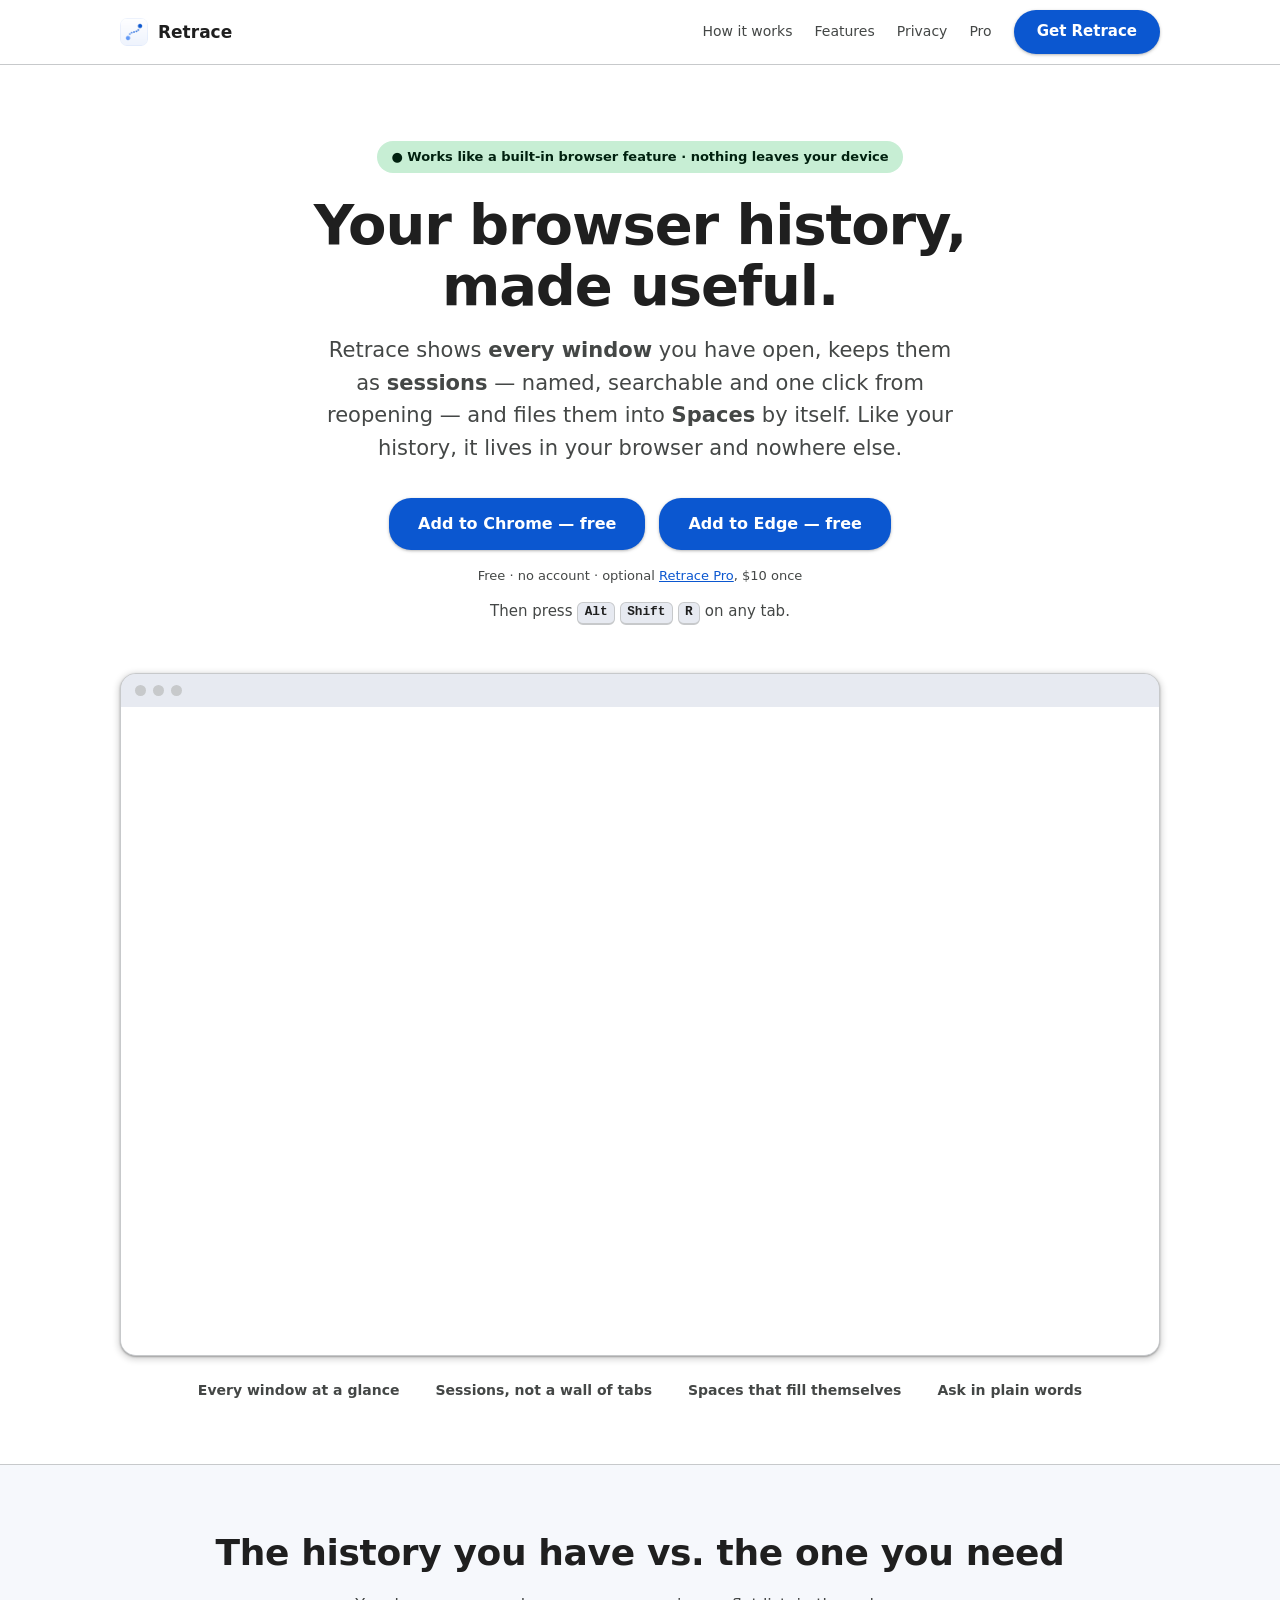
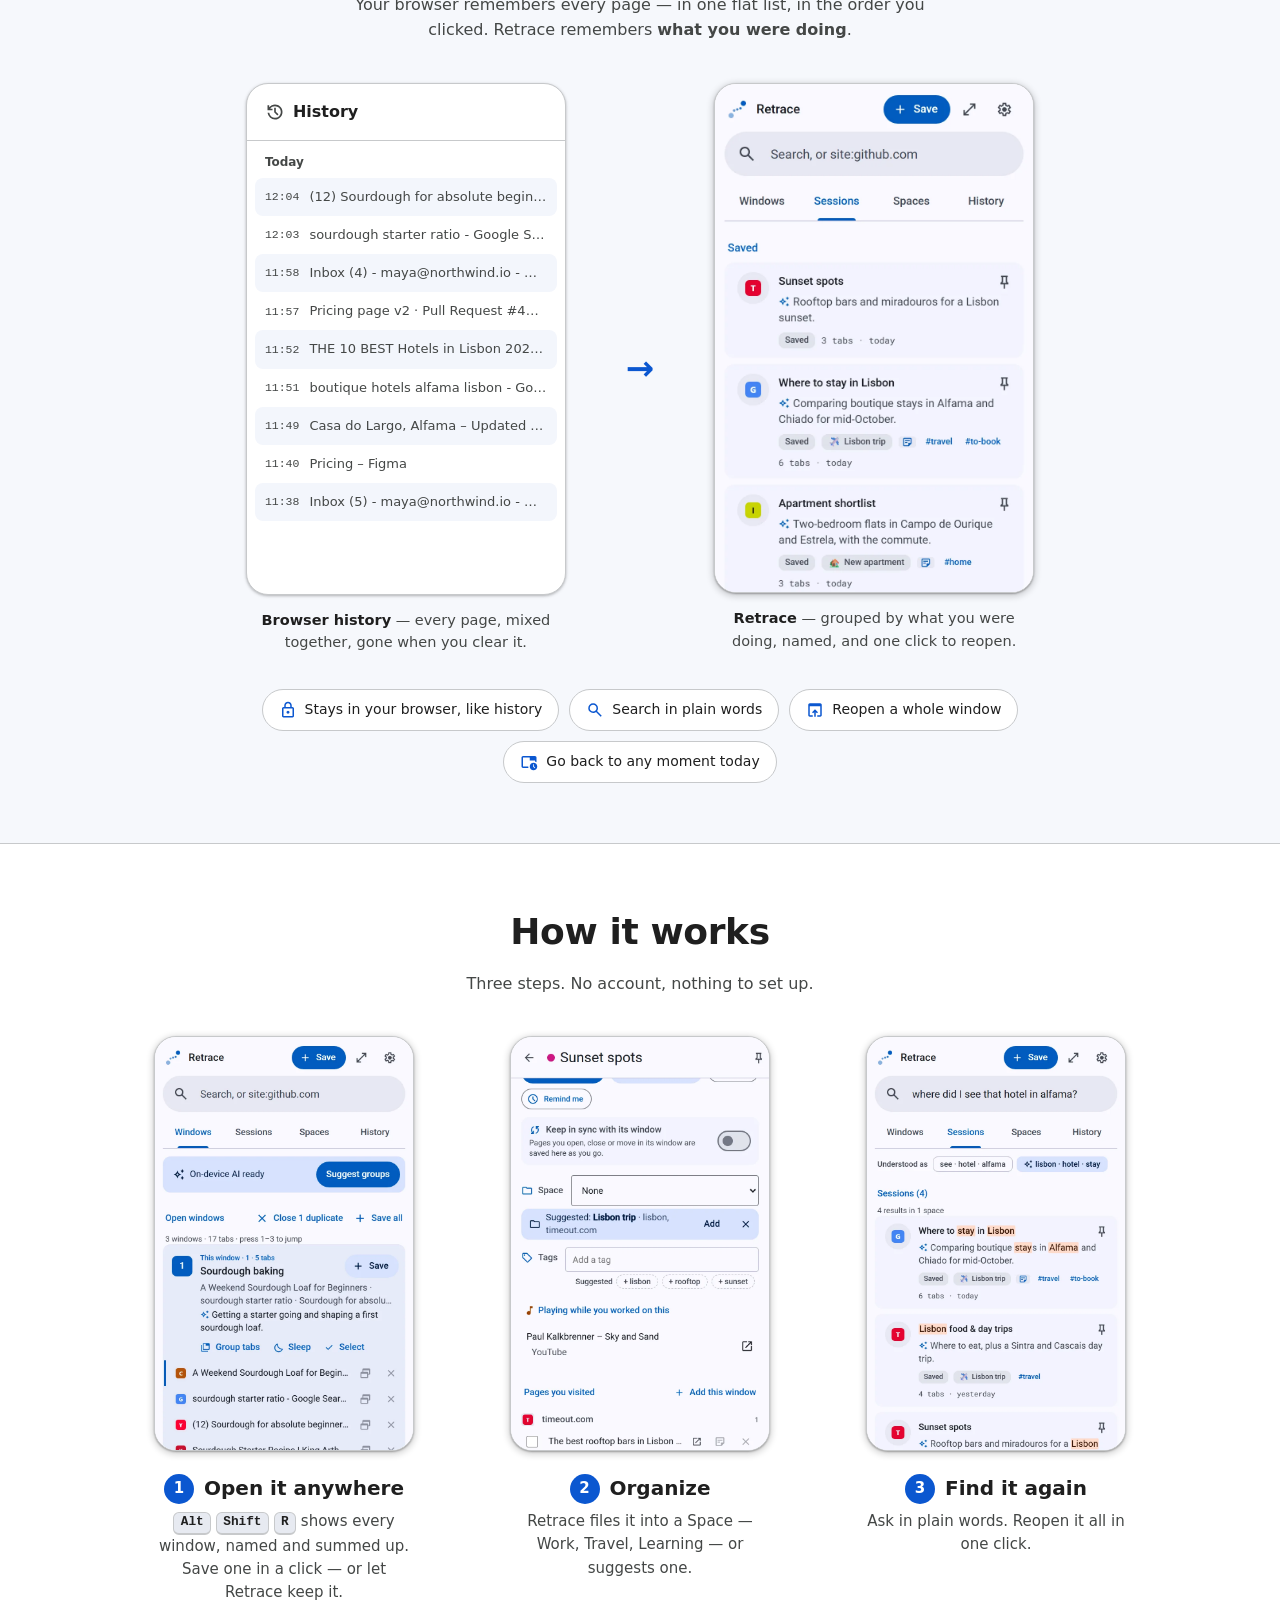
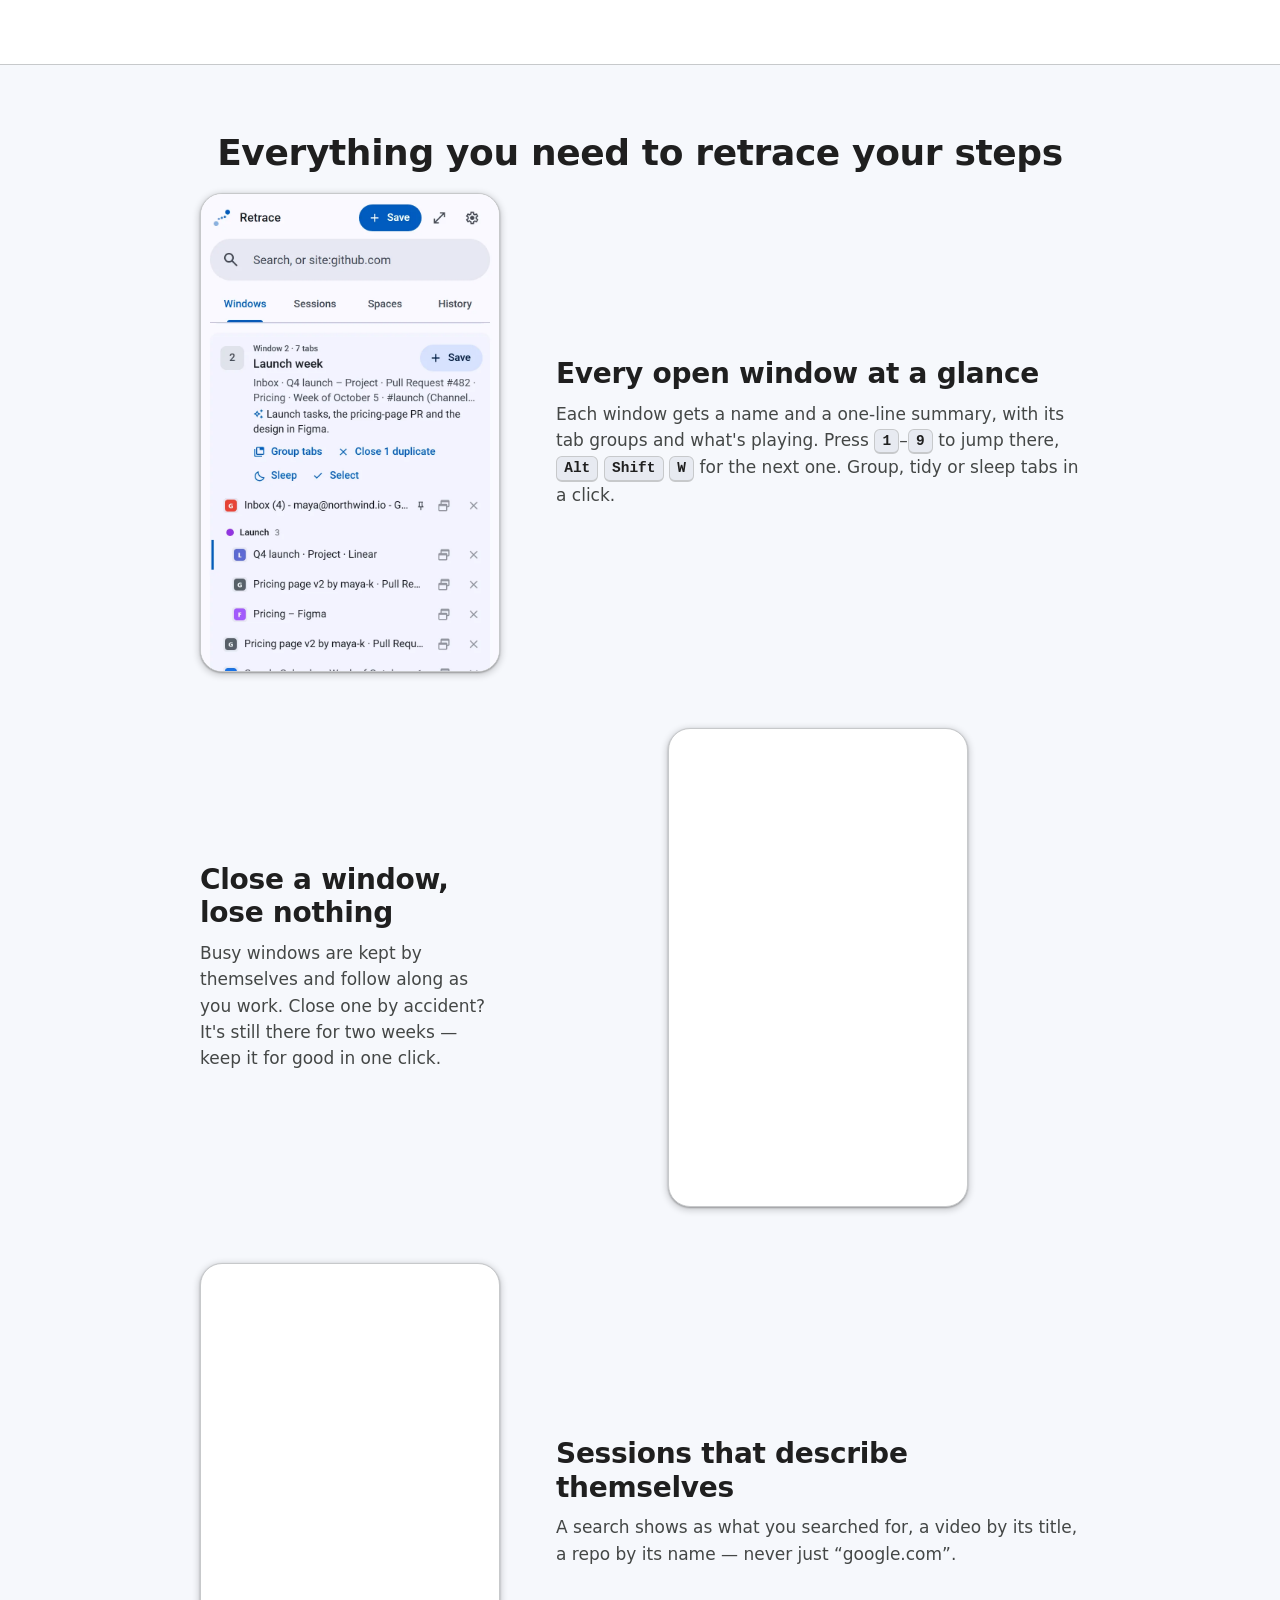
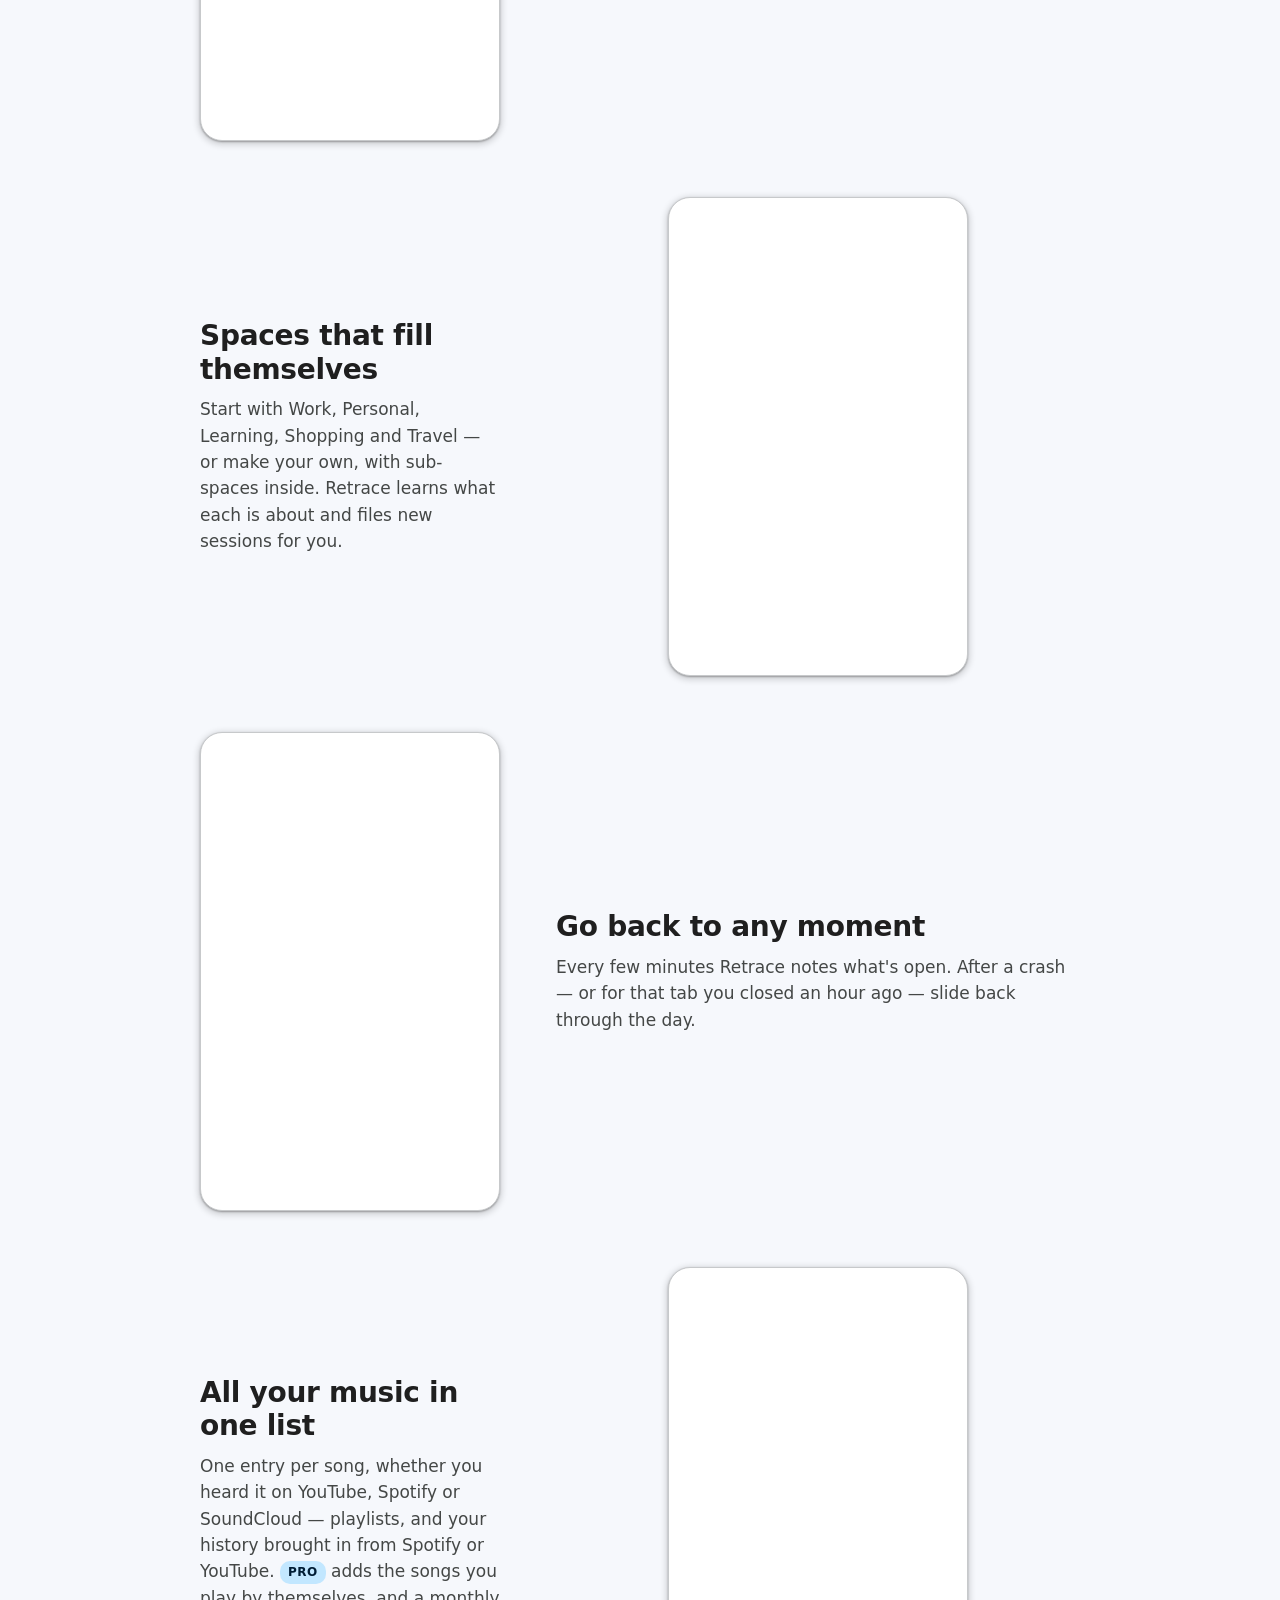
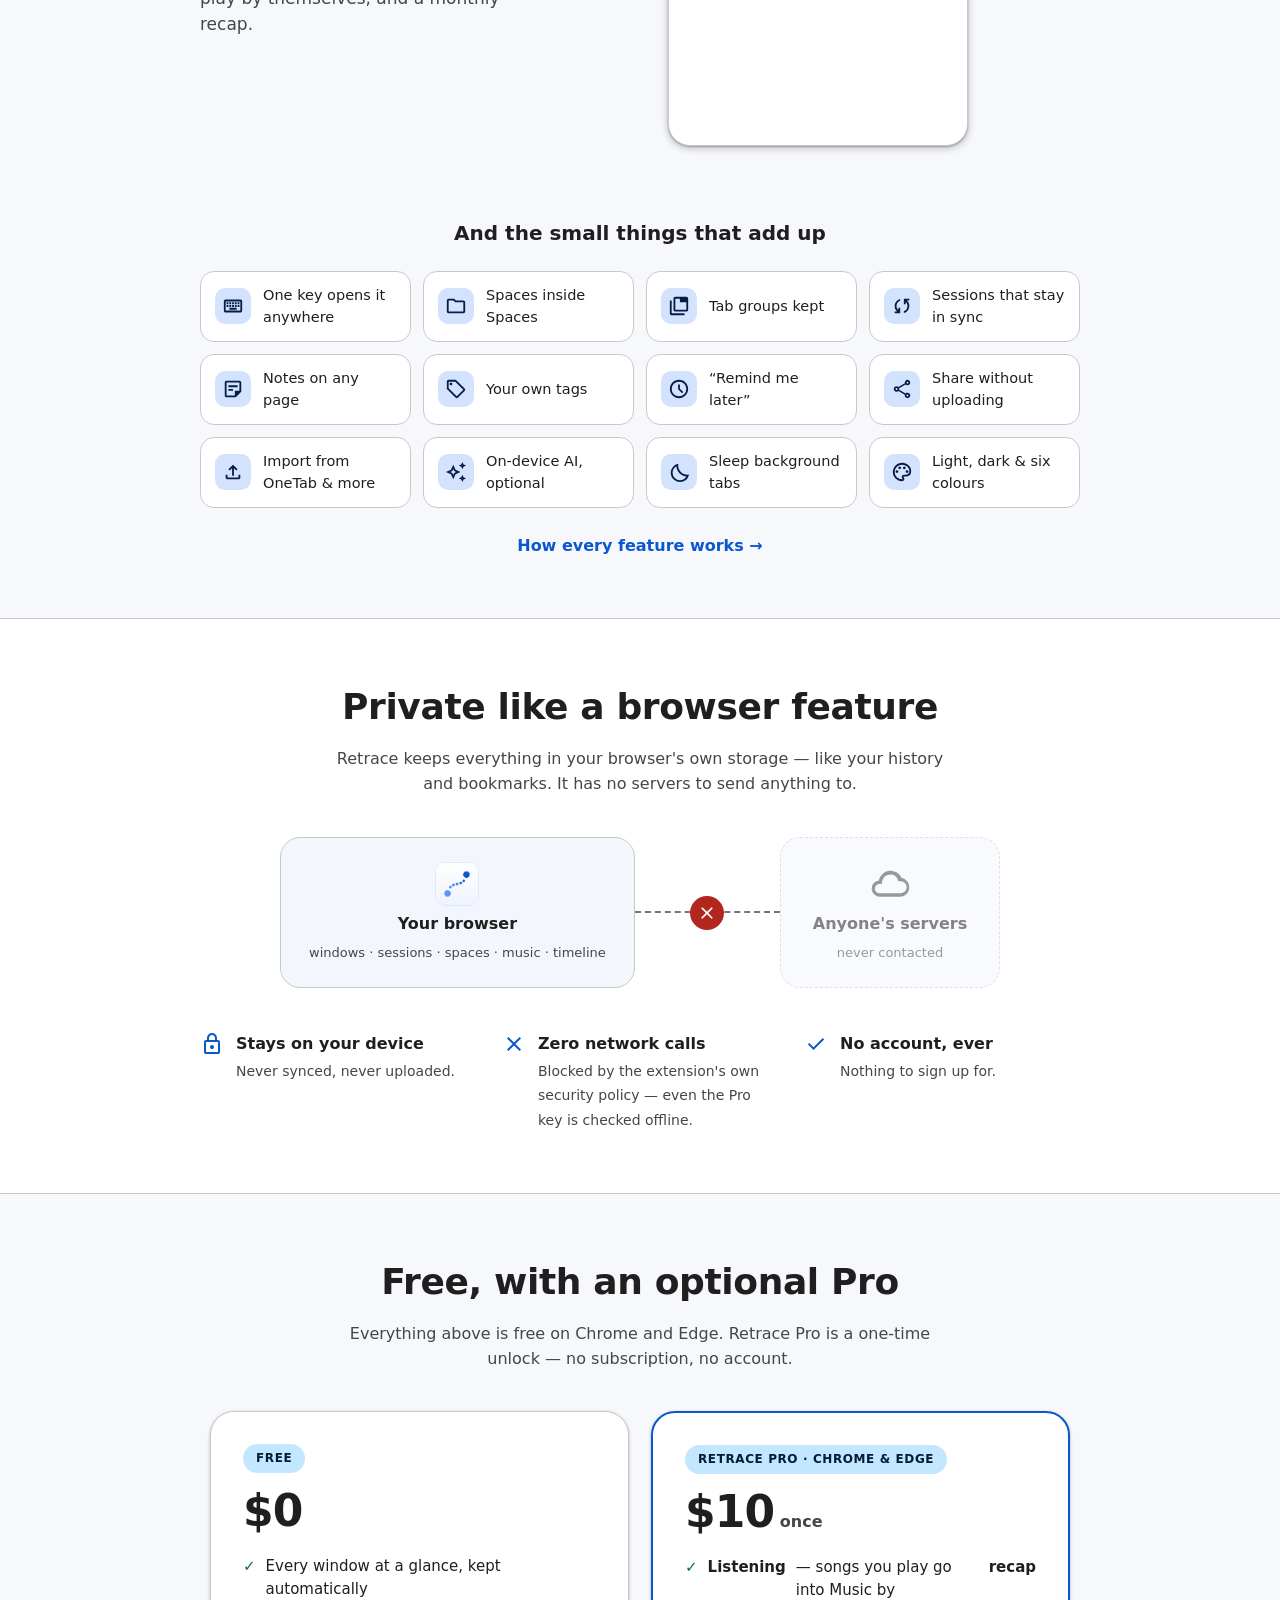
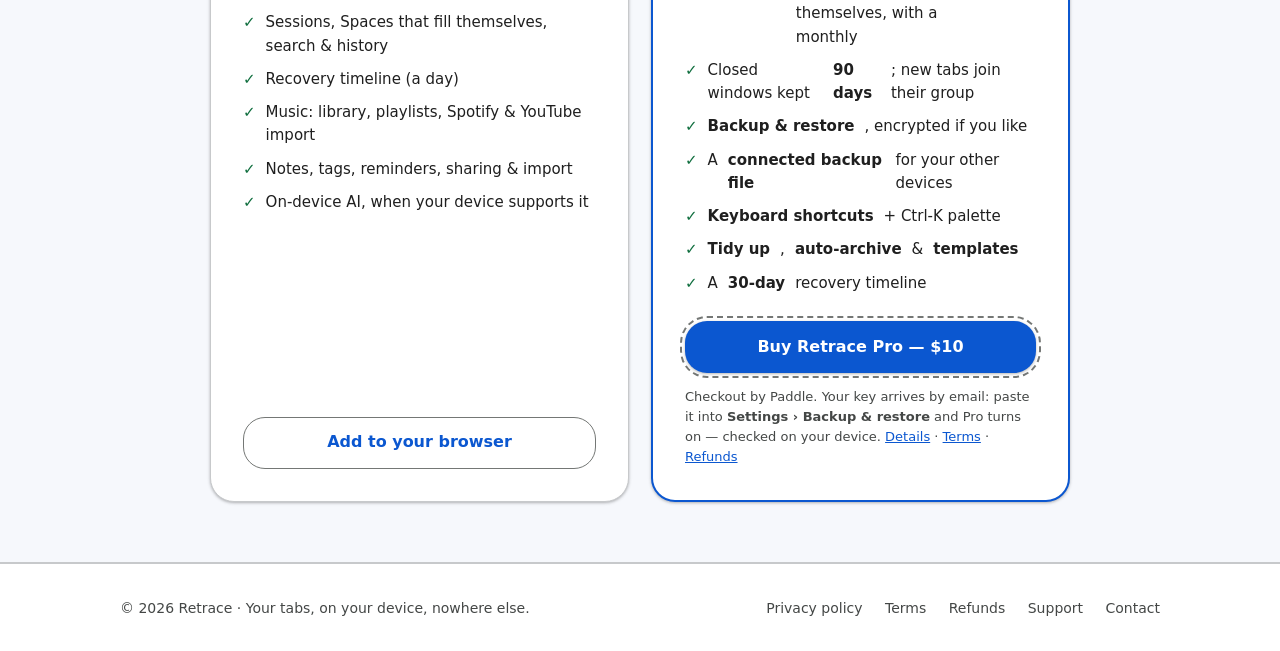
<file: index.html>
<!doctype html>
<html lang="en">
<head>
<meta charset="utf-8">
<meta name="viewport" content="width=device-width, initial-scale=1">
<meta http-equiv="Content-Security-Policy" content="default-src 'self'; script-src 'self'; style-src 'self'; img-src 'self'; font-src 'self'; connect-src 'none'; frame-src 'none'; object-src 'none'; base-uri 'self'; form-action 'none'">
<meta name="referrer" content="strict-origin-when-cross-origin">
<title>Retrace — your browser history, made useful</title>
<meta name="description" content="Retrace shows every open window at a glance, keeps your tabs as sessions you can search and reopen, and files them into Spaces by itself — like a better, built-in browser history. Everything stays on your device.">
<link rel="icon" href="icon.png?v=2">
<link rel="apple-touch-icon" href="apple-touch-icon.png">
<link rel="stylesheet" href="styles.css?v=5">
<meta property="og:title" content="Retrace — your browser history, made useful">
<meta property="og:description" content="Every window at a glance, sessions you can search and reopen, Spaces that fill themselves — like a better, built-in browser history. Everything stays on your device.">
<meta property="og:type" content="website">
<meta property="og:url" content="https://retrace-addon.store/">
<meta property="og:image" content="https://retrace-addon.store/img/og.png">
<meta property="og:image:width" content="1200">
<meta property="og:image:height" content="630">
<meta property="og:image:alt" content="Retrace — save any window, find it again. A private tab and session manager for Chrome and Edge.">
<meta name="twitter:card" content="summary_large_image">
</head>
<body>

<!-- Icons: Material Symbols (Outlined 400), the same set the extension uses (sprite.js). -->
<svg class="sprite" aria-hidden="true" xmlns="http://www.w3.org/2000/svg">
<symbol id="i-tabgroup" viewBox="0 -960 960 960"><path d="M320-240q-33 0-56.5-23.5T240-320v-480q0-33 23.5-56.5T320-880h480q33 0 56.5 23.5T880-800v480q0 33-23.5 56.5T800-240H320Zm0-80h480v-320H520v-160H320v480ZM160-80q-33 0-56.5-23.5T80-160v-560h80v560h560v80H160Zm160-720v480-480Z"/></symbol>
<symbol id="i-sync" viewBox="0 -960 960 960"><path d="M160-160v-80h110l-16-14q-52-46-73-105t-21-119q0-111 66.5-197.5T400-790v84q-72 26-116 88.5T240-478q0 45 17 87.5t53 78.5l10 10v-98h80v240H160Zm400-10v-84q72-26 116-88.5T720-482q0-45-17-87.5T650-648l-10-10v98h-80v-240h240v80H690l16 14q49 49 71.5 106.5T800-482q0 111-66.5 197.5T560-170Z"/></symbol>
<symbol id="i-note" viewBox="0 -960 960 960"><path d="M200-200h360v-200h200v-360H200v560Zm0 80q-33 0-56.5-23.5T120-200v-560q0-33 23.5-56.5T200-840h560q33 0 56.5 23.5T840-760v400L600-120H200Zm80-280v-80h200v80H280Zm0-160v-80h400v80H280Zm-80 360v-560 560Z"/></symbol>
<symbol id="i-tag" viewBox="0 -960 960 960"><path d="M856-390 570-104q-12 12-27 18t-30 6q-15 0-30-6t-27-18L103-457q-11-11-17-25.5T80-513v-287q0-33 23.5-56.5T160-880h287q16 0 31 6.5t26 17.5l352 353q12 12 17.5 27t5.5 30q0 15-5.5 29.5T856-390ZM513-160l286-286-353-354H160v286l353 354ZM260-640q25 0 42.5-17.5T320-700q0-25-17.5-42.5T260-760q-25 0-42.5 17.5T200-700q0 25 17.5 42.5T260-640Zm220 160Z"/></symbol>
<symbol id="i-clock" viewBox="0 -960 960 960"><path d="m612-292 56-56-148-148v-184h-80v216l172 172ZM480-80q-83 0-156-31.5T197-197q-54-54-85.5-127T80-480q0-83 31.5-156T197-763q54-54 127-85.5T480-880q83 0 156 31.5T763-763q54 54 85.5 127T880-480q0 83-31.5 156T763-197q-54 54-127 85.5T480-80Zm0-400Zm0 320q133 0 226.5-93.5T800-480q0-133-93.5-226.5T480-800q-133 0-226.5 93.5T160-480q0 133 93.5 226.5T480-160Z"/></symbol>
<symbol id="i-share" viewBox="0 -960 960 960"><path d="M720-80q-50 0-85-35t-35-85q0-7 1-14.5t3-13.5L322-392q-17 15-38 23.5t-44 8.5q-50 0-85-35t-35-85q0-50 35-85t85-35q23 0 44 8.5t38 23.5l282-164q-2-6-3-13.5t-1-14.5q0-50 35-85t85-35q50 0 85 35t35 85q0 50-35 85t-85 35q-23 0-44-8.5T638-672L356-508q2 6 3 13.5t1 14.5q0 7-1 14.5t-3 13.5l282 164q17-15 38-23.5t44-8.5q50 0 85 35t35 85q0 50-35 85t-85 35Zm0-640q17 0 28.5-11.5T760-760q0-17-11.5-28.5T720-800q-17 0-28.5 11.5T680-760q0 17 11.5 28.5T720-720ZM240-440q17 0 28.5-11.5T280-480q0-17-11.5-28.5T240-520q-17 0-28.5 11.5T200-480q0 17 11.5 28.5T240-440Zm480 280q17 0 28.5-11.5T760-200q0-17-11.5-28.5T720-240q-17 0-28.5 11.5T680-200q0 17 11.5 28.5T720-160Zm0-600ZM240-480Zm480 280Z"/></symbol>
<symbol id="i-upload" viewBox="0 -960 960 960"><path d="M440-320v-326L336-542l-56-58 200-200 200 200-56 58-104-104v326h-80ZM240-160q-33 0-56.5-23.5T160-240v-120h80v120h480v-120h80v120q0 33-23.5 56.5T720-160H240Z"/></symbol>
<symbol id="i-sparkle" viewBox="0 0 24 24"><path d="m19 9-1.25-2.75L15 5l2.75-1.25L19 1l1.25 2.75L23 5l-2.75 1.25Zm0 14-1.25-2.75L15 19l2.75-1.25L19 15l1.25 2.75L23 19l-2.75 1.25ZM9 20l-2.5-5.5L1 12l5.5-2.5L9 4l2.5 5.5L17 12l-5.5 2.5Zm0-4.85L10 13l2.15-1L10 11 9 8.85 8 11l-2.15 1L8 13ZM9 12Z"/></symbol>
<symbol id="i-palette" viewBox="0 -960 960 960"><path d="M480-80q-82 0-155-31.5t-127.5-86Q143-252 111.5-325T80-480q0-83 32.5-156t88-127Q256-817 330-848.5T488-880q80 0 151 27.5t124.5 76q53.5 48.5 85 115T880-518q0 115-70 176.5T640-280h-74q-9 0-12.5 5t-3.5 11q0 12 15 34.5t15 51.5q0 50-27.5 74T480-80Zm0-400Zm-220 40q26 0 43-17t17-43q0-26-17-43t-43-17q-26 0-43 17t-17 43q0 26 17 43t43 17Zm120-160q26 0 43-17t17-43q0-26-17-43t-43-17q-26 0-43 17t-17 43q0 26 17 43t43 17Zm200 0q26 0 43-17t17-43q0-26-17-43t-43-17q-26 0-43 17t-17 43q0 26 17 43t43 17Zm120 160q26 0 43-17t17-43q0-26-17-43t-43-17q-26 0-43 17t-17 43q0 26 17 43t43 17ZM480-160q9 0 14.5-5t5.5-13q0-14-15-33t-15-57q0-42 29-67t71-25h70q66 0 113-38.5T800-518q0-121-92.5-201.5T488-800q-136 0-232 93t-96 227q0 133 93.5 226.5T480-160Z"/></symbol>
<symbol id="i-restore" viewBox="0 -960 960 960"><path d="M720-40q-83 0-141.5-58.5T520-240q0-83 58.5-141.5T720-440q83 0 141.5 58.5T920-240q0 83-58.5 141.5T720-40Zm66-106 28-28-74-74v-112h-40v128l86 86ZM520-560h280v52q22 7 42 16.5t38 22.5v-251q0-33-23.5-56.5T800-800H160q-33 0-56.5 23.5T80-720v480q0 33 23.5 56.5T160-160h292q-6-19-9-39t-3-41H160v-480h360v160ZM160-240v-480 480Z"/></symbol>
<symbol id="i-windows" viewBox="0 -960 960 960"><path d="M160-80q-33 0-56.5-23.5T80-160v-360q0-33 23.5-56.5T160-600h80v-200q0-33 23.5-56.5T320-880h480q33 0 56.5 23.5T880-800v360q0 33-23.5 56.5T800-360h-80v200q0 33-23.5 56.5T640-80H160Zm0-80h480v-280H160v280Zm560-280h80v-280H320v120h320q33 0 56.5 23.5T720-520v80Z"/></symbol>
<symbol id="i-music" viewBox="0 -960 960 960"><path d="M400-120q-66 0-113-47t-47-113q0-66 47-113t113-47q23 0 42.5 5.5T480-418v-422h240v160H560v400q0 66-47 113t-113 47Z"/></symbol>
<symbol id="i-lock" viewBox="0 -960 960 960"><path d="M240-80q-33 0-56.5-23.5T160-160v-400q0-33 23.5-56.5T240-640h40v-80q0-83 58.5-141.5T480-920q83 0 141.5 58.5T680-720v80h40q33 0 56.5 23.5T800-560v400q0 33-23.5 56.5T720-80H240Zm0-80h480v-400H240v400Zm240-120q33 0 56.5-23.5T560-360q0-33-23.5-56.5T480-440q-33 0-56.5 23.5T400-360q0 33 23.5 56.5T480-280ZM360-640h240v-80q0-50-35-85t-85-35q-50 0-85 35t-35 85v80ZM240-160v-400 400Z"/></symbol>
<symbol id="i-history" viewBox="0 -960 960 960"><path d="M480-120q-138 0-240.5-91.5T122-440h82q14 104 92.5 172T480-200q117 0 198.5-81.5T760-480q0-117-81.5-198.5T480-760q-69 0-129 32t-101 88h110v80H120v-240h80v94q51-64 124.5-99T480-840q75 0 140.5 28.5t114 77q48.5 48.5 77 114T840-480q0 75-28.5 140.5t-77 114q-48.5 48.5-114 77T480-120Zm112-192L440-464v-216h80v184l128 128-56 56Z"/></symbol>
<symbol id="i-search" viewBox="0 -960 960 960"><path d="M784-120 532-372q-30 24-69 38t-83 14q-109 0-184.5-75.5T120-580q0-109 75.5-184.5T380-840q109 0 184.5 75.5T640-580q0 44-14 83t-38 69l252 252-56 56ZM380-400q75 0 127.5-52.5T560-580q0-75-52.5-127.5T380-760q-75 0-127.5 52.5T200-580q0 75 52.5 127.5T380-400Z"/></symbol>
<symbol id="i-sleep" viewBox="0 -960 960 960"><path d="M524-40q-84 0-157.5-32t-128-86.5Q184-213 152-286.5T120-444q0-146 93-257.5T450-840q-18 99 11 193.5T561-481q71 71 165.5 100T920-370q-26 144-138 237T524-40Zm0-80q88 0 163-44t118-121q-86-8-163-43.5T504-425q-61-61-97-138t-43-163q-77 43-120.5 118.5T200-444q0 135 94.5 229.5T524-120Zm-20-305Z"/></symbol>
<symbol id="i-open" viewBox="0 -960 960 960"><path d="M200-120q-33 0-56.5-23.5T120-200v-560q0-33 23.5-56.5T200-840h560q33 0 56.5 23.5T840-760v560q0 33-23.5 56.5T760-120H600v-80h160v-480H200v480h160v80H200Zm240 0v-246l-64 64-56-58 160-160 160 160-56 58-64-64v246h-80Z"/></symbol>
<symbol id="i-check" viewBox="0 -960 960 960"><path d="M382-240 154-468l57-57 171 171 367-367 57 57-424 424Z"/></symbol>
<symbol id="i-close" viewBox="0 -960 960 960"><path d="m256-200-56-56 224-224-224-224 56-56 224 224 224-224 56 56-224 224 224 224-56 56-224-224-224 224Z"/></symbol>
<symbol id="i-keyboard" viewBox="0 -960 960 960"><path d="M160-200q-33 0-56.5-23.5T80-280v-400q0-33 23.5-56.5T160-760h640q33 0 56.5 23.5T880-680v400q0 33-23.5 56.5T800-200H160Zm0-80h640v-400H160v400Zm160-40h320v-80H320v80ZM200-440h80v-80h-80v80Zm120 0h80v-80h-80v80Zm120 0h80v-80h-80v80Zm120 0h80v-80h-80v80Zm120 0h80v-80h-80v80ZM200-560h80v-80h-80v80Zm120 0h80v-80h-80v80Zm120 0h80v-80h-80v80Zm120 0h80v-80h-80v80Zm120 0h80v-80h-80v80ZM160-280v-400 400Z"/></symbol>
<symbol id="i-folder" viewBox="0 -960 960 960"><path d="M160-160q-33 0-56.5-23.5T80-240v-480q0-33 23.5-56.5T160-800h240l80 80h320q33 0 56.5 23.5T880-640v400q0 33-23.5 56.5T800-160H160Zm0-80h640v-400H447l-80-80H160v480Zm0 0v-480 480Z"/></symbol>
<symbol id="i-cloud" viewBox="0 0 24 24"><path d="M6.5 19a4.5 4.5 0 0 1-.6-8.96A6.5 6.5 0 0 1 18.2 8.6 5.25 5.25 0 0 1 17.75 19H6.5Zm0-2h11.25a3.25 3.25 0 0 0 .15-6.5l-1.3-.06-.5-1.2A4.5 4.5 0 0 0 7.8 10.2l-.2 1.62-1.6.2A2.5 2.5 0 0 0 6.5 17Z"/></symbol>
</svg>

<header class="site">
  <div class="wrap nav">
    <a class="brand" href="index.html"><img src="icon.png?v=2" alt="">Retrace</a>
    <nav class="links">
      <a href="#how">How it works</a>
      <a href="#features">Features</a>
      <a href="#privacy">Privacy</a>
      <a href="#backup">Pro</a>
      <a class="btn primary" href="#get">Get Retrace</a>
    </nav>
  </div>
</header>

<main>
  <!-- ============ Hero ============ -->
  <section class="hero wrap" id="get">
    <span class="badge">● Works like a built-in browser feature · nothing leaves your device</span>
    <h1>Your browser history,<br>made useful.</h1>
    <p class="lede">Retrace shows <b>every window</b> you have open, keeps them as <b>sessions</b> — named, searchable and one click from reopening — and files them into <b>Spaces</b> by itself. Like your history, it lives in your browser and nowhere else.</p>
    <div class="cta-row">
      <a class="btn primary lg" href="https://chromewebstore.google.com/detail/retrace-%E2%80%94-sessions-tabs/emckamdcooknppmfmblgelmajikidagb">Add to Chrome — free</a>
      <a class="btn primary lg" href="https://microsoftedge.microsoft.com/addons/detail/retrace-—-sessions-tabs/ofpbiapmnoipcmidljhfjldndoakdael">Add to Edge — free</a>
    </div>
    <p class="fineprint">Free · no account · optional <a href="#backup">Retrace Pro</a>, $10 once</p>
    <p class="keyline">Then press <kbd>Alt</kbd> <kbd>Shift</kbd> <kbd>R</kbd> on any tab.</p>

    <!-- Three real screens, cross-faded in CSS (no script). Reduced motion shows the first. -->
    <div class="browser">
      <div class="browser-bar"><span></span><span></span><span></span></div>
      <div class="frames">
        <picture class="frame f1"><source srcset="img/ui/hero-windows-dark.webp?v=5" media="(prefers-color-scheme: dark)"><img src="img/ui/hero-windows.webp?v=5" width="1440" height="900" alt="Retrace's Windows view: every open window numbered and named — “Sourdough baking”, “Launch week” — with a one-line summary, its tab groups and its tabs."></picture>
        <picture class="frame f2"><source srcset="img/ui/hero-sessions-dark.webp?v=5" media="(prefers-color-scheme: dark)"><img src="img/ui/hero-sessions.webp?v=5" width="1440" height="900" alt="Retrace's full page: saved sessions, and one session — “Where to stay in Lisbon” — open with its summary, note and tags." loading="lazy"></picture>
        <picture class="frame f3"><source srcset="img/ui/hero-spaces-dark.webp?v=5" media="(prefers-color-scheme: dark)"><img src="img/ui/hero-spaces.webp?v=5" width="1440" height="900" alt="A “Lisbon trip” Space holding the sessions saved for the trip." loading="lazy"></picture>
        <picture class="frame f4"><source srcset="img/ui/hero-search-dark.webp?v=5" media="(prefers-color-scheme: dark)"><img src="img/ui/hero-search.webp?v=5" width="1440" height="900" alt="Searching “where did I see that hotel in alfama?” finds the Lisbon hotel session." loading="lazy"></picture>
      </div>
    </div>
    <ol class="frame-labels" aria-hidden="true">
      <li class="l1">Every window at a glance</li>
      <li class="l2">Sessions, not a wall of tabs</li>
      <li class="l3">Spaces that fill themselves</li>
      <li class="l4">Ask in plain words</li>
    </ol>
  </section>

  <!-- ============ History vs Retrace ============ -->
  <section class="tint" id="history">
    <div class="wrap">
      <h2>The history you have vs. the one you need</h2>
      <p class="sub">Your browser remembers every page — in one flat list, in the order you clicked. Retrace remembers <b>what you were doing</b>.</p>
      <div class="vs">
        <figure class="vs-side">
          <div class="fake-history" aria-label="An example of a browser's history list">
            <div class="fh-head"><svg class="ic"><use href="#i-history"/></svg>History</div>
            <div class="fh-day">Today</div>
            <ul>
              <li><time>12:04</time><span>(12) Sourdough for absolute beginners - YouTube</span></li>
              <li><time>12:03</time><span>sourdough starter ratio - Google Search</span></li>
              <li><time>11:58</time><span>Inbox (4) - maya@northwind.io - Gmail</span></li>
              <li><time>11:57</time><span>Pricing page v2 · Pull Request #482 · northwind/web</span></li>
              <li><time>11:52</time><span>THE 10 BEST Hotels in Lisbon 2026 - Tripadvisor</span></li>
              <li><time>11:51</time><span>boutique hotels alfama lisbon - Google Search</span></li>
              <li><time>11:49</time><span>Casa do Largo, Alfama – Updated 2026 Prices</span></li>
              <li><time>11:40</time><span>Pricing – Figma</span></li>
              <li><time>11:38</time><span>Inbox (5) - maya@northwind.io - Gmail</span></li>
            </ul>
          </div>
          <figcaption><b>Browser history</b> — every page, mixed together, gone when you clear it.</figcaption>
        </figure>
        <div class="vs-arrow" aria-hidden="true">→</div>
        <figure class="vs-side">
          <picture class="phone"><source srcset="img/ui/sessions-dark.webp?v=5" media="(prefers-color-scheme: dark)"><img src="img/ui/sessions.webp?v=5" width="800" height="1280" loading="lazy" alt="Retrace's side panel: saved sessions named “Sunset spots”, “Where to stay in Lisbon” and “Apartment shortlist”, each with a one-line summary."></picture>
          <figcaption><b>Retrace</b> — grouped by what you were doing, named, and one click to reopen.</figcaption>
        </figure>
      </div>
      <ul class="pills">
        <li><svg class="ic"><use href="#i-lock"/></svg>Stays in your browser, like history</li>
        <li><svg class="ic"><use href="#i-search"/></svg>Search in plain words</li>
        <li><svg class="ic"><use href="#i-open"/></svg>Reopen a whole window</li>
        <li><svg class="ic"><use href="#i-restore"/></svg>Go back to any moment today</li>
      </ul>
    </div>
  </section>

  <!-- ============ How it works ============ -->
  <section id="how">
    <div class="wrap">
      <h2>How it works</h2>
      <p class="sub">Three steps. No account, nothing to set up.</p>
      <ol class="how">
        <li>
          <picture class="phone"><source srcset="img/ui/save-dark.webp?v=5" media="(prefers-color-scheme: dark)"><img src="img/ui/save.webp?v=5" width="800" height="1280" loading="lazy" alt="Retrace's side panel on the Windows tab: this window, named “Sourdough baking”, with its summary and a Save button."></picture>
          <h3><span class="num">1</span>Open it anywhere</h3>
          <p><kbd>Alt</kbd> <kbd>Shift</kbd> <kbd>R</kbd> shows every window, named and summed up. Save one in a click — or let Retrace keep it.</p>
        </li>
        <li>
          <picture class="phone"><source srcset="img/ui/suggest-dark.webp?v=5" media="(prefers-color-scheme: dark)"><img src="img/ui/suggest.webp?v=5" width="800" height="1280" loading="lazy" alt="A session with “Suggested: Lisbon trip” and an Add button."></picture>
          <h3><span class="num">2</span>Organize</h3>
          <p>Retrace files it into a Space — Work, Travel, Learning — or suggests one.</p>
        </li>
        <li>
          <picture class="phone"><source srcset="img/ui/search-dark.webp?v=5" media="(prefers-color-scheme: dark)"><img src="img/ui/search.webp?v=5" width="800" height="1280" loading="lazy" alt="Searching “where did I see that hotel in alfama?” and the matching sessions."></picture>
          <h3><span class="num">3</span>Find it again</h3>
          <p>Ask in plain words. Reopen it all in one click.</p>
        </li>
      </ol>
    </div>
  </section>

  <!-- ============ Five features, each with a picture ============ -->
  <section class="tint" id="features">
    <div class="wrap">
      <h2>Everything you need to retrace your steps</h2>
      <div class="rows">
        <div class="row">
          <picture class="phone"><source srcset="img/ui/windows-dark.webp?v=5" media="(prefers-color-scheme: dark)"><img src="img/ui/windows.webp?v=5" width="800" height="1280" loading="lazy" alt="Window 2, “Launch week”: an AI summary, its “Launch” tab group, and tools to group, close duplicates, sleep or select tabs."></picture>
          <div class="row-text">
            <h3>Every open window at a glance</h3>
            <p>Each window gets a name and a one-line summary, with its tab groups and what's playing. Press <kbd>1</kbd>–<kbd>9</kbd> to jump there, <kbd>Alt</kbd> <kbd>Shift</kbd> <kbd>W</kbd> for the next one. Group, tidy or sleep tabs in a click.</p>
          </div>
        </div>
        <div class="row">
          <picture class="phone"><source srcset="img/ui/kept-dark.webp?v=5" media="(prefers-color-scheme: dark)"><img src="img/ui/kept.webp?v=5" width="800" height="1280" loading="lazy" alt="Sessions › Kept: “Apartment hunt”, open now, and “Running shoes”, closed yesterday, each with Keep for good and Forget."></picture>
          <div class="row-text">
            <h3>Close a window, lose nothing</h3>
            <p>Busy windows are kept by themselves and follow along as you work. Close one by accident? It's still there for two weeks — keep it for good in one click.</p>
          </div>
        </div>
        <div class="row">
          <picture class="phone"><source srcset="img/ui/detail-dark.webp?v=5" media="(prefers-color-scheme: dark)"><img src="img/ui/detail.webp?v=5" width="800" height="1280" loading="lazy" alt="A session's details: a one-line overview, topic chips, a note and its pages."></picture>
          <div class="row-text">
            <h3>Sessions that describe themselves</h3>
            <p>A search shows as what you searched for, a video by its title, a repo by its name — never just “google.com”.</p>
          </div>
        </div>
        <div class="row">
          <picture class="phone"><source srcset="img/ui/space-dark.webp?v=5" media="(prefers-color-scheme: dark)"><img src="img/ui/space.webp?v=5" width="800" height="1280" loading="lazy" alt="The Lisbon trip Space: an overview line, a note, and its sessions."></picture>
          <div class="row-text">
            <h3>Spaces that fill themselves</h3>
            <p>Start with Work, Personal, Learning, Shopping and Travel — or make your own, with sub-spaces inside. Retrace learns what each is about and files new sessions for you.</p>
          </div>
        </div>
        <div class="row">
          <picture class="phone"><source srcset="img/ui/timeline-dark.webp?v=5" media="(prefers-color-scheme: dark)"><img src="img/ui/timeline.webp?v=5" width="800" height="1280" loading="lazy" alt="The recovery timeline: a slider over today and the windows and tabs that were open at that moment."></picture>
          <div class="row-text">
            <h3>Go back to any moment</h3>
            <p>Every few minutes Retrace notes what's open. After a crash — or for that tab you closed an hour ago — slide back through the day.</p>
          </div>
        </div>
        <div class="row">
          <picture class="phone"><source srcset="img/ui/music-dark.webp?v=5" media="(prefers-color-scheme: dark)"><img src="img/ui/music.webp?v=5" width="800" height="1280" loading="lazy" alt="The Music library: songs by artist, play counts, favourites and the sites each is on."></picture>
          <div class="row-text">
            <h3>All your music in one list</h3>
            <p>One entry per song, whether you heard it on YouTube, Spotify or SoundCloud — playlists, and your history brought in from Spotify or YouTube. <span class="pro-tag">Pro</span> adds the songs you play by themselves, and a monthly recap.</p>
          </div>
        </div>
      </div>

      <h3 class="more-h">And the small things that add up</h3>
      <ul class="icons">
        <li><svg class="ic"><use href="#i-keyboard"/></svg>One key opens it anywhere</li>
        <li><svg class="ic"><use href="#i-folder"/></svg>Spaces inside Spaces</li>
        <li><svg class="ic"><use href="#i-tabgroup"/></svg>Tab groups kept</li>
        <li><svg class="ic"><use href="#i-sync"/></svg>Sessions that stay in sync</li>
        <li><svg class="ic"><use href="#i-note"/></svg>Notes on any page</li>
        <li><svg class="ic"><use href="#i-tag"/></svg>Your own tags</li>
        <li><svg class="ic"><use href="#i-clock"/></svg>“Remind me later”</li>
        <li><svg class="ic"><use href="#i-share"/></svg>Share without uploading</li>
        <li><svg class="ic"><use href="#i-upload"/></svg>Import from OneTab &amp; more</li>
        <li><svg class="ic"><use href="#i-sparkle"/></svg>On-device AI, optional</li>
        <li><svg class="ic"><use href="#i-sleep"/></svg>Sleep background tabs</li>
        <li><svg class="ic"><use href="#i-palette"/></svg>Light, dark &amp; six colours</li>
      </ul>
      <p class="more-link"><a href="support.html">How every feature works →</a></p>
    </div>
  </section>

  <!-- ============ Privacy ============ -->
  <section id="privacy">
    <div class="wrap">
      <h2>Private like a browser feature</h2>
      <p class="sub">Retrace keeps everything in your browser's own storage — like your history and bookmarks. It has no servers to send anything to.</p>
      <div class="diagram" role="img" aria-label="Your browser, with Retrace inside it, and a crossed-out link to the internet.">
        <div class="d-box">
          <img src="icon.png?v=2" alt="" width="44" height="44"><b>Your browser</b><span>windows · sessions · spaces · music · timeline</span>
        </div>
        <div class="d-link"><span class="d-x"><svg class="ic"><use href="#i-close"/></svg></span></div>
        <div class="d-box d-cloud"><svg class="ic big"><use href="#i-cloud"/></svg><b>Anyone's servers</b><span>never contacted</span></div>
      </div>
      <div class="grid three">
        <div class="item"><svg class="ic"><use href="#i-lock"/></svg><div><b>Stays on your device</b><span>Never synced, never uploaded.</span></div></div>
        <div class="item"><svg class="ic"><use href="#i-close"/></svg><div><b>Zero network calls</b><span>Blocked by the extension's own security policy — even the Pro key is checked offline.</span></div></div>
        <div class="item"><svg class="ic"><use href="#i-check"/></svg><div><b>No account, ever</b><span>Nothing to sign up for.</span></div></div>
      </div>
    </div>
  </section>

  <!-- ============ Free vs Pro ============ -->
  <section class="tint" id="backup">
    <div class="wrap">
      <h2>Free, with an optional Pro</h2>
      <p class="sub">Everything above is free on Chrome and Edge. Retrace Pro is a one-time unlock — no subscription, no account.</p>
      <div class="plans">
        <div class="plan">
          <div class="tag">Free</div>
          <div class="amt">$0</div>
          <ul>
            <li>Every window at a glance, kept automatically</li>
            <li>Sessions, Spaces that fill themselves, search &amp; history</li>
            <li>Recovery timeline (a day)</li>
            <li>Music: library, playlists, Spotify &amp; YouTube import</li>
            <li>Notes, tags, reminders, sharing &amp; import</li>
            <li>On-device AI, when your device supports it</li>
          </ul>
          <a class="btn outline lg" href="#get">Add to your browser</a>
        </div>
        <div class="plan pro">
          <div class="tag">Retrace Pro · Chrome &amp; Edge</div>
          <div class="amt">$10<small> once</small></div>
          <ul>
            <li><b>Listening</b> — songs you play go into Music by themselves, with a monthly <b>recap</b></li>
            <li>Closed windows kept <b>90 days</b>; new tabs join their group</li>
            <li><b>Backup &amp; restore</b>, encrypted if you like</li>
            <li>A <b>connected backup file</b> for your other devices</li>
            <li><b>Keyboard shortcuts</b> + Ctrl-K palette</li>
            <li><b>Tidy up</b>, <b>auto-archive</b> &amp; <b>templates</b></li>
            <li>A <b>30-day</b> recovery timeline</li>
          </ul>
          <a class="btn primary lg todo" href="#" data-ph="REPLACE_CHECKOUT_URL">Buy Retrace Pro — $10</a>
          <p class="note">Checkout by Paddle. Your key arrives by email: paste it into <b>Settings › Backup &amp; restore</b> and Pro turns on — checked on your device. <a href="pricing.html">Details</a> · <a href="terms.html">Terms</a> · <a href="refund.html">Refunds</a></p>
        </div>
      </div>
    </div>
  </section>
</main>

<footer class="site">
  <div class="wrap row">
    <div>© <span id="yr"></span> Retrace · Your tabs, on your device, nowhere else.</div>
    <nav>
      <a href="privacy.html">Privacy policy</a>
      <a href="terms.html">Terms</a>
      <a href="refund.html">Refunds</a>
      <a href="support.html">Support</a>
      <a href="mailto:contact@retrace-addon.store">Contact</a>
    </nav>
  </div>
</footer>

<script src="year.js"></script>
</body>
</html>
</file>
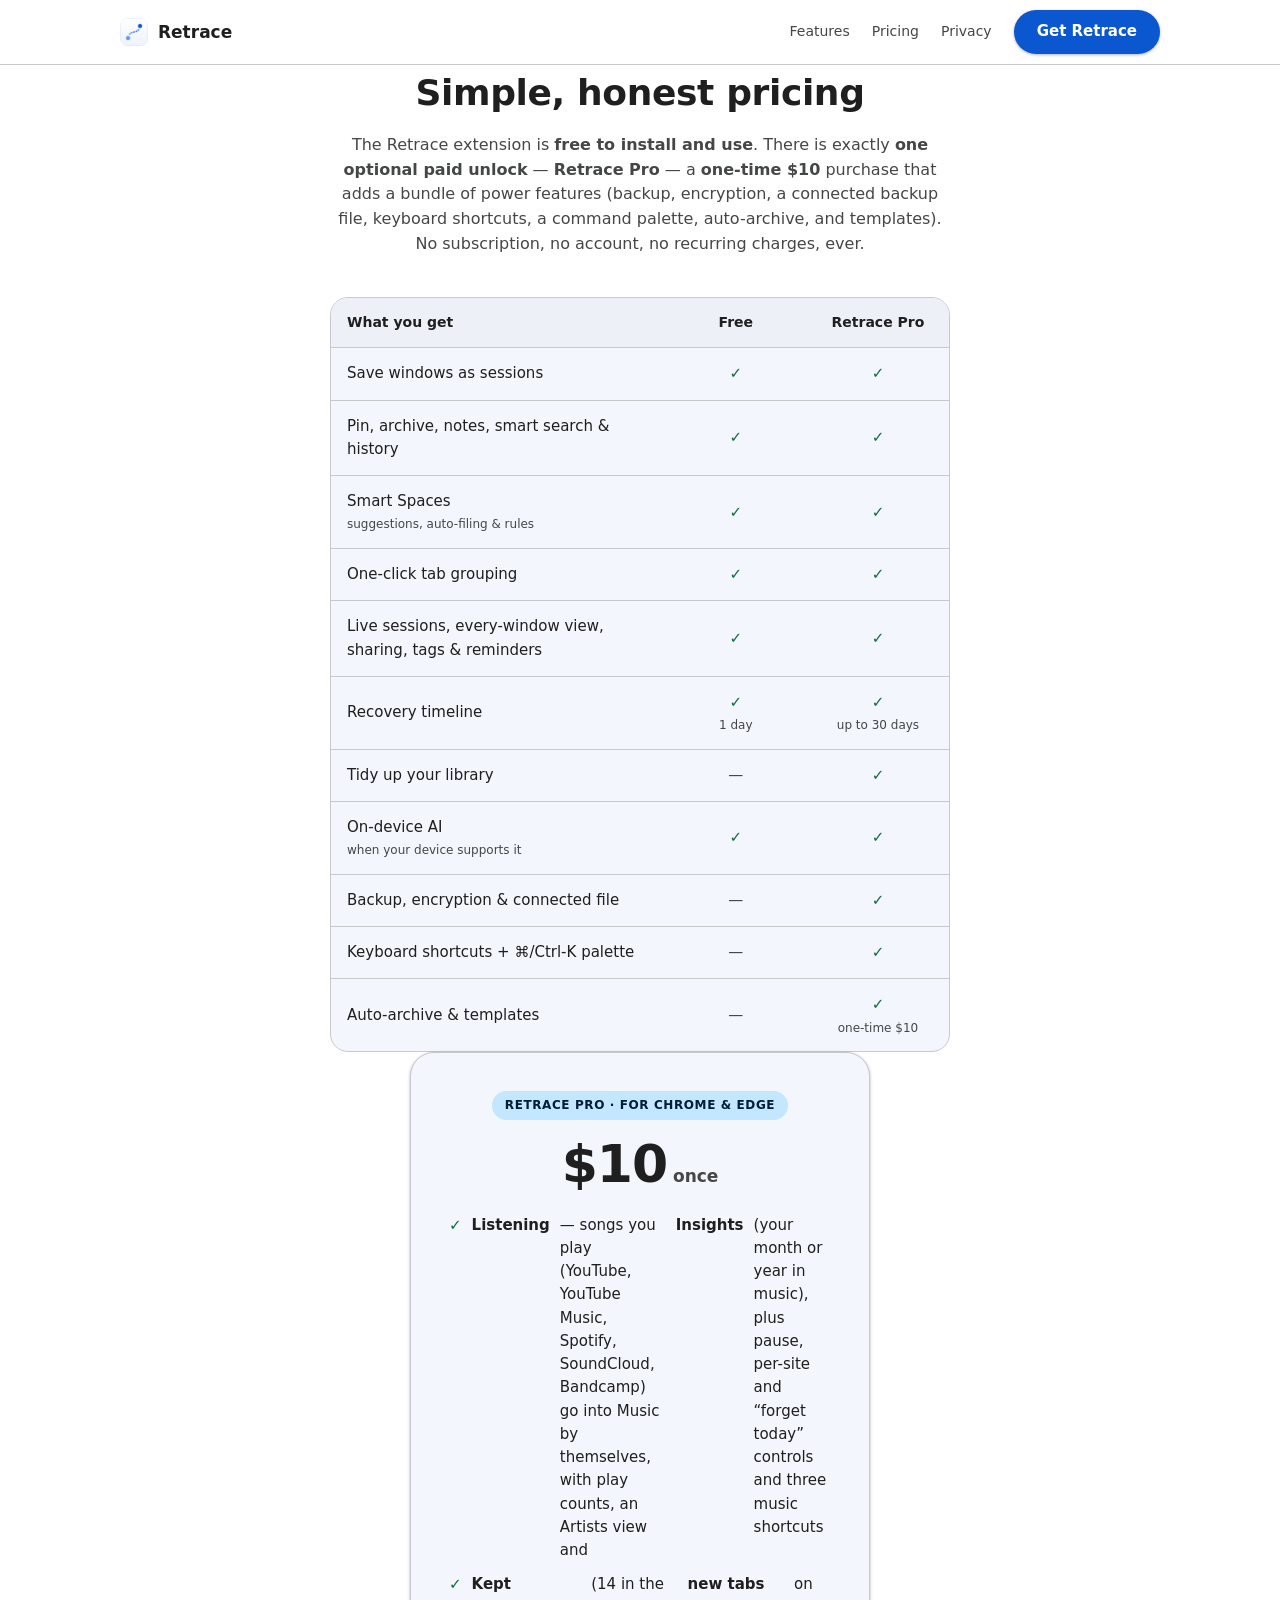
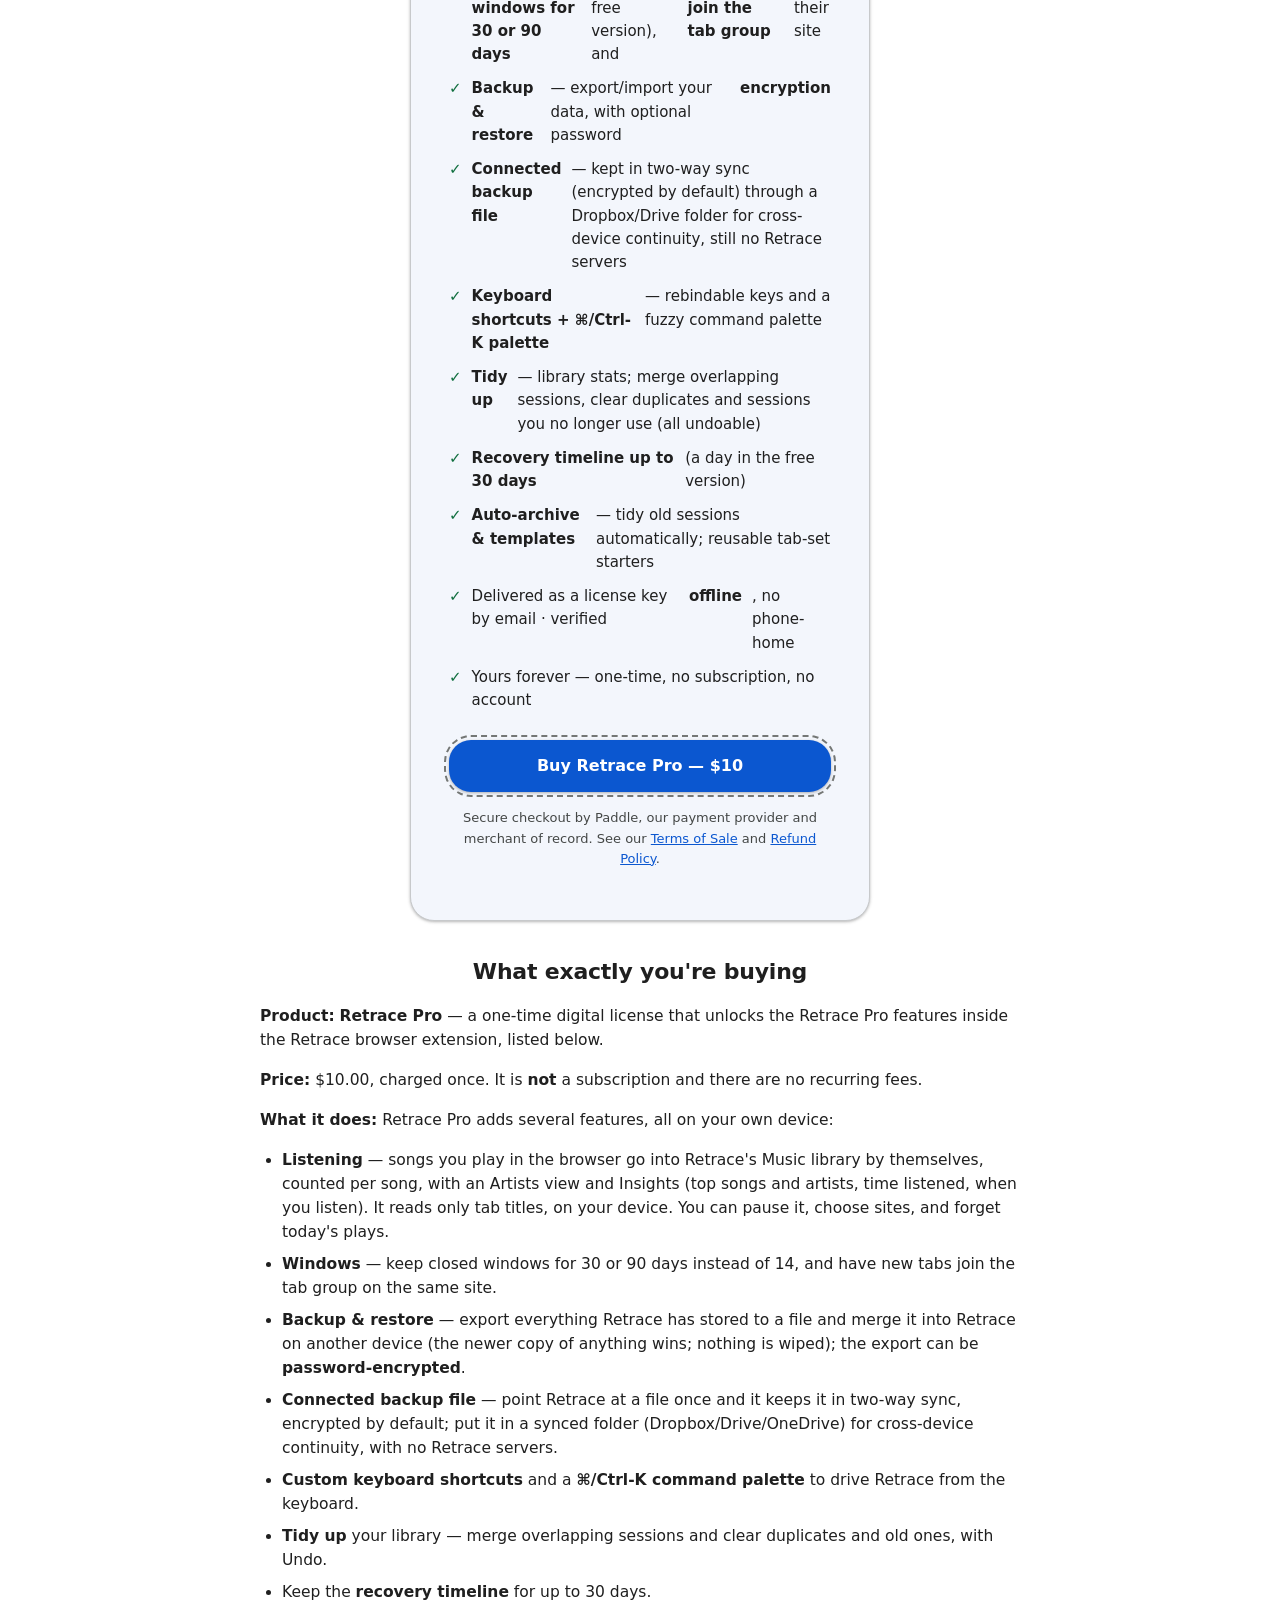
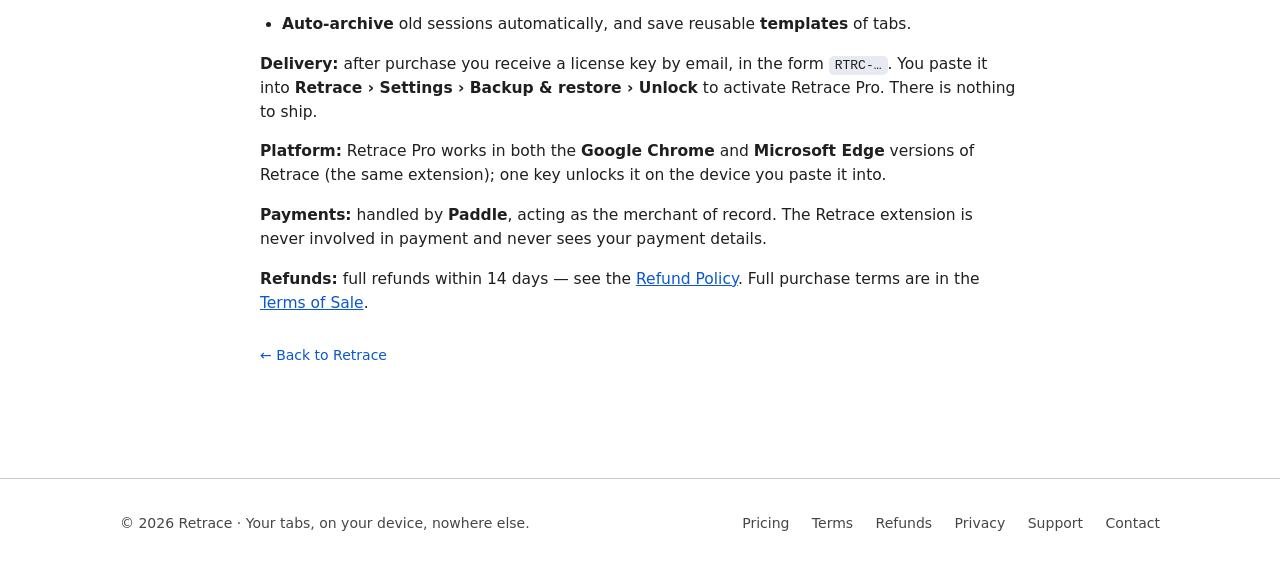
<file: pricing.html>
<!doctype html>
<html lang="en">
<head>
<meta charset="utf-8">
<meta name="viewport" content="width=device-width, initial-scale=1">
<meta http-equiv="Content-Security-Policy" content="default-src 'self'; script-src 'self'; style-src 'self'; img-src 'self'; font-src 'self'; connect-src 'none'; frame-src 'none'; object-src 'none'; base-uri 'self'; form-action 'none'">
<meta name="referrer" content="strict-origin-when-cross-origin">
<title>Retrace — Pricing</title>
<meta name="description" content="Retrace pricing. The extension is free to install. One optional unlock — Retrace Pro, a one-time $10 for backup, sync through a connected file, keyboard shortcuts, auto-archive and templates — delivered as a license key by email.">
<link rel="icon" href="icon.png?v=2">
<link rel="apple-touch-icon" href="apple-touch-icon.png">
<link rel="stylesheet" href="styles.css?v=5">
<meta property="og:title" content="Retrace — Pricing">
<meta property="og:description" content="Free to install. One optional one-time $10 unlock — Retrace Pro: backup, connected-file sync, shortcuts, Tidy up, a 30-day recovery timeline, auto-archive and templates. No subscription, no account.">
<meta property="og:type" content="website">
</head>
<body>

<header class="site">
  <div class="wrap nav">
    <a class="brand" href="index.html"><img src="icon.png?v=2" alt="">Retrace</a>
    <nav class="links">
      <a href="index.html#features">Features</a>
      <a href="pricing.html">Pricing</a>
      <a href="privacy.html">Privacy</a>
      <a class="btn primary" href="index.html#get">Get Retrace</a>
    </nav>
  </div>
</header>

<main>
  <section class="wrap">
    <h2>Simple, honest pricing</h2>
    <p class="sub">The Retrace extension is <b>free to install and use</b>. There is exactly <b>one optional paid unlock</b> — <b>Retrace Pro</b> — a <b>one-time $10</b> purchase that adds a bundle of power features (backup, encryption, a connected backup file, keyboard shortcuts, a command palette, auto-archive, and templates). No subscription, no account, no recurring charges, ever.</p>

    <div class="cmp">
      <table>
        <thead>
          <tr><th>What you get</th><th class="b">Free</th><th class="b">Retrace Pro</th></tr>
        </thead>
        <tbody>
          <tr><td class="feat">Save windows as sessions</td><td class="b yes">✓</td><td class="b yes">✓</td></tr>
          <tr><td class="feat">Pin, archive, notes, smart search &amp; history</td><td class="b yes">✓</td><td class="b yes">✓</td></tr>
          <tr><td class="feat">Smart Spaces<span class="em">suggestions, auto-filing &amp; rules</span></td><td class="b yes">✓</td><td class="b yes">✓</td></tr>
          <tr><td class="feat">One-click tab grouping</td><td class="b yes">✓</td><td class="b yes">✓</td></tr>
          <tr><td class="feat">Live sessions, every-window view, sharing, tags &amp; reminders</td><td class="b yes">✓</td><td class="b yes">✓</td></tr>
          <tr><td class="feat">Recovery timeline</td><td class="b yes">✓<span class="em">1 day</span></td><td class="b yes">✓<span class="em">up to 30 days</span></td></tr>
          <tr><td class="feat">Tidy up your library</td><td class="b no">—</td><td class="b yes">✓</td></tr>
          <tr><td class="feat">On-device AI<span class="em">when your device supports it</span></td><td class="b yes">✓</td><td class="b yes">✓</td></tr>
          <tr><td class="feat">Backup, encryption &amp; connected file</td><td class="b no">—</td><td class="b yes">✓</td></tr>
          <tr><td class="feat">Keyboard shortcuts + ⌘/Ctrl-K palette</td><td class="b no">—</td><td class="b yes">✓</td></tr>
          <tr><td class="feat">Auto-archive &amp; templates</td><td class="b no">—</td><td class="b yes">✓<span class="em">one-time $10</span></td></tr>
        </tbody>
      </table>
    </div>
  </section>

  <section class="wrap flush-top" id="buy">
    <div class="price-wrap">
      <div class="price">
        <div class="tag">Retrace Pro · for Chrome &amp; Edge</div>
        <div class="amt">$10<small> once</small></div>
        <ul>
          <li><b>Listening</b> — songs you play (YouTube, YouTube Music, Spotify, SoundCloud, Bandcamp) go into Music by themselves, with play counts, an Artists view and <b>Insights</b> (your month or year in music), plus pause, per-site and “forget today” controls and three music shortcuts</li>
          <li><b>Kept windows for 30 or 90 days</b> (14 in the free version), and <b>new tabs join the tab group</b> on their site</li>
          <li><b>Backup &amp; restore</b> — export/import your data, with optional password <b>encryption</b></li>
          <li><b>Connected backup file</b> — kept in two-way sync (encrypted by default) through a Dropbox/Drive folder for cross-device continuity, still no Retrace servers</li>
          <li><b>Keyboard shortcuts + ⌘/Ctrl-K palette</b> — rebindable keys and a fuzzy command palette</li>
          <li><b>Tidy up</b> — library stats; merge overlapping sessions, clear duplicates and sessions you no longer use (all undoable)</li>
          <li><b>Recovery timeline up to 30 days</b> (a day in the free version)</li>
          <li><b>Auto-archive &amp; templates</b> — tidy old sessions automatically; reusable tab-set starters</li>
          <li>Delivered as a license key by email · verified <b>offline</b>, no phone-home</li>
          <li>Yours forever — one-time, no subscription, no account</li>
        </ul>
        <a class="btn primary lg todo" href="#" data-ph="REPLACE_CHECKOUT_URL">Buy Retrace Pro — $10</a>
        <p class="note">Secure checkout by Paddle, our payment provider and merchant of record. See our <a href="terms.html">Terms of Sale</a> and <a href="refund.html">Refund Policy</a>.</p>
      </div>
    </div>
  </section>

  <section class="wrap article flush-top">
    <h2>What exactly you're buying</h2>
    <p><b>Product:</b> <b>Retrace Pro</b> — a one-time digital license that unlocks the Retrace Pro features inside the Retrace browser extension, listed below.</p>
    <p><b>Price:</b> $10.00, charged once. It is <b>not</b> a subscription and there are no recurring fees.</p>
    <p><b>What it does:</b> Retrace Pro adds several features, all on your own device:</p>
    <ul>
      <li><b>Listening</b> — songs you play in the browser go into Retrace's Music library by themselves, counted per song, with an Artists view and Insights (top songs and artists, time listened, when you listen). It reads only tab titles, on your device. You can pause it, choose sites, and forget today's plays.</li>
      <li><b>Windows</b> — keep closed windows for 30 or 90 days instead of 14, and have new tabs join the tab group on the same site.</li>
      <li><b>Backup &amp; restore</b> — export everything Retrace has stored to a file and merge it into Retrace on another device (the newer copy of anything wins; nothing is wiped); the export can be <b>password-encrypted</b>.</li>
      <li><b>Connected backup file</b> — point Retrace at a file once and it keeps it in two-way sync, encrypted by default; put it in a synced folder (Dropbox/Drive/OneDrive) for cross-device continuity, with no Retrace servers.</li>
      <li><b>Custom keyboard shortcuts</b> and a <b>⌘/Ctrl-K command palette</b> to drive Retrace from the keyboard.</li>
      <li><b>Tidy up</b> your library — merge overlapping sessions and clear duplicates and old ones, with Undo.</li>
      <li>Keep the <b>recovery timeline</b> for up to 30 days.</li>
      <li><b>Auto-archive</b> old sessions automatically, and save reusable <b>templates</b> of tabs.</li>
    </ul>
    <p><b>Delivery:</b> after purchase you receive a license key by email, in the form <code>RTRC-…</code>. You paste it into <b>Retrace › Settings › Backup &amp; restore › Unlock</b> to activate Retrace Pro. There is nothing to ship.</p>
    <p><b>Platform:</b> Retrace Pro works in both the <b>Google Chrome</b> and <b>Microsoft Edge</b> versions of Retrace (the same extension); one key unlocks it on the device you paste it into.</p>
    <p><b>Payments:</b> handled by <b>Paddle</b>, acting as the merchant of record. The Retrace extension is never involved in payment and never sees your payment details.</p>
    <p><b>Refunds:</b> full refunds within 14 days — see the <a href="refund.html">Refund Policy</a>. Full purchase terms are in the <a href="terms.html">Terms of Sale</a>.</p>
    <p class="back-row"><a class="back" href="index.html">← Back to Retrace</a></p>
  </section>
</main>

<footer class="site">
  <div class="wrap row">
    <div>© <span id="yr"></span> Retrace · Your tabs, on your device, nowhere else.</div>
    <nav>
      <a href="pricing.html">Pricing</a>
      <a href="terms.html">Terms</a>
      <a href="refund.html">Refunds</a>
      <a href="privacy.html">Privacy</a>
      <a href="support.html">Support</a>
      <a href="mailto:contact@retrace-addon.store">Contact</a>
    </nav>
  </div>
</footer>

<script src="year.js"></script>
</body>
</html>
</file>
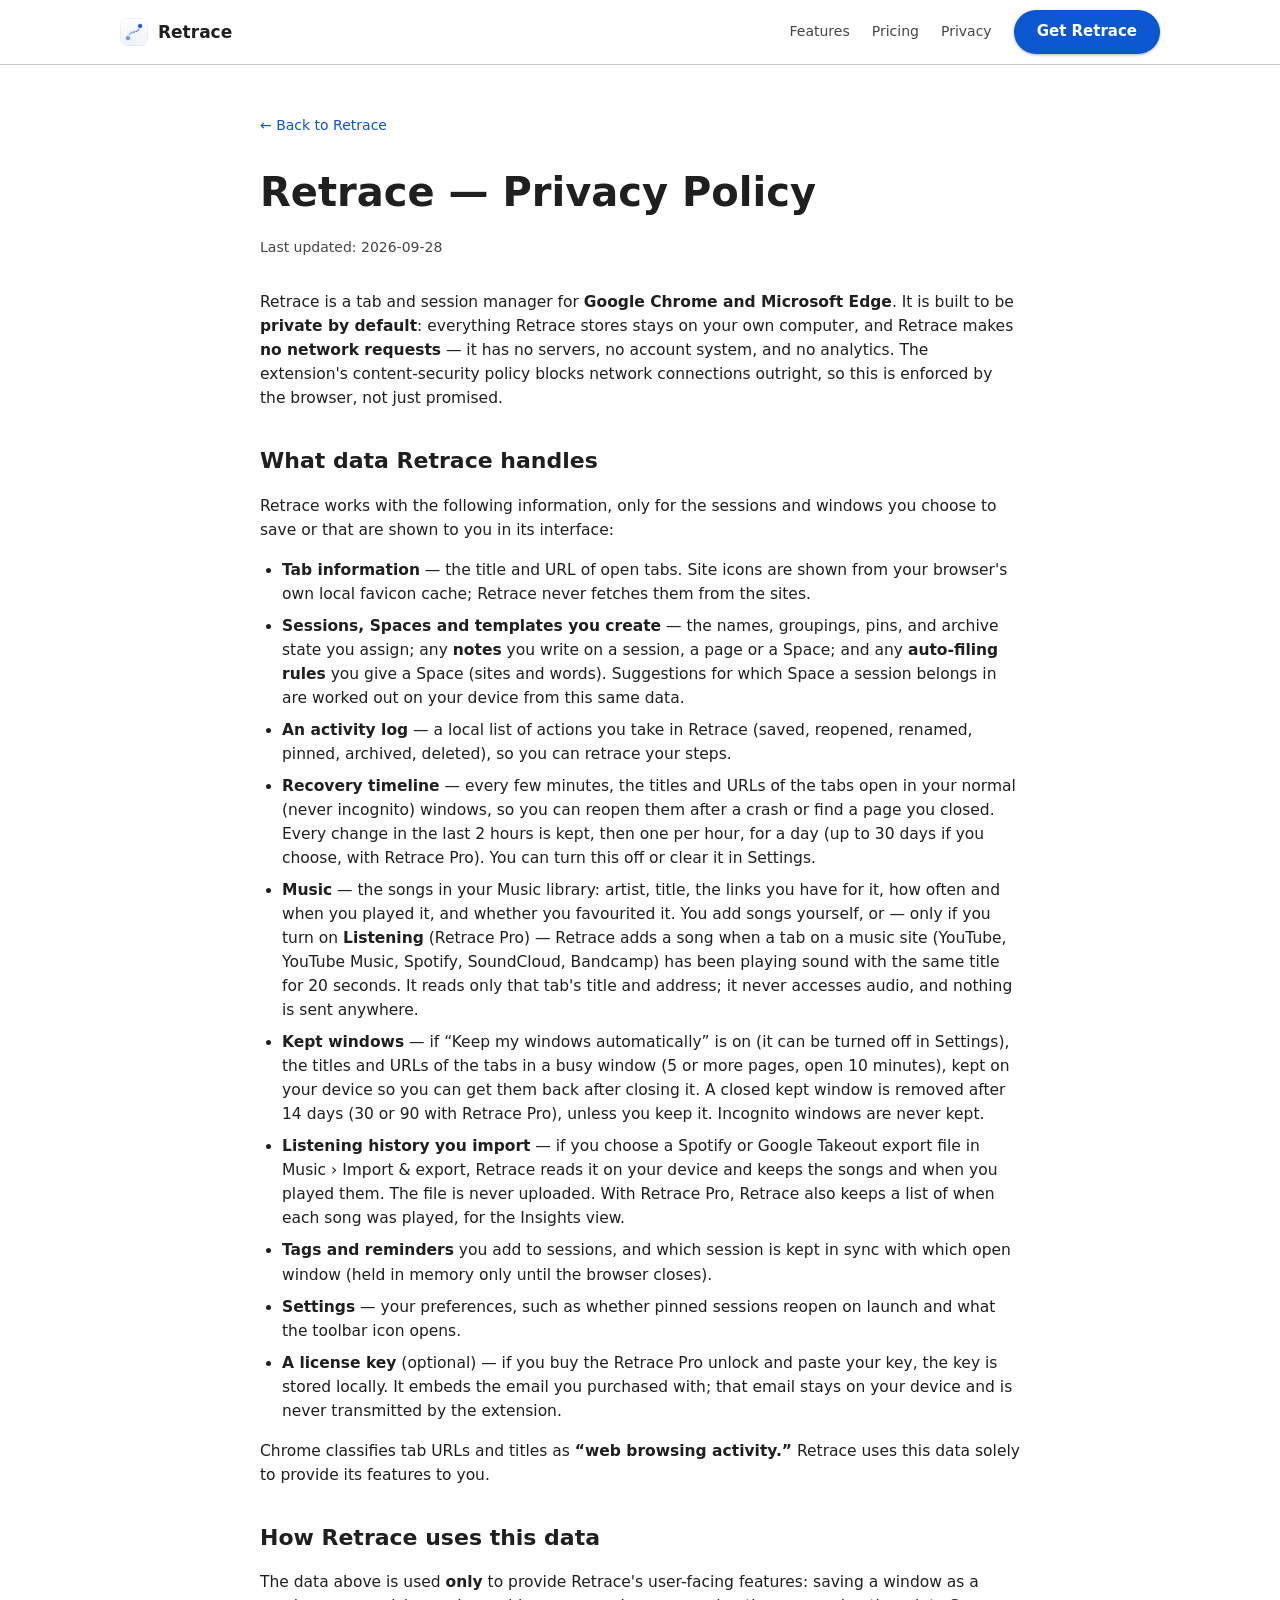
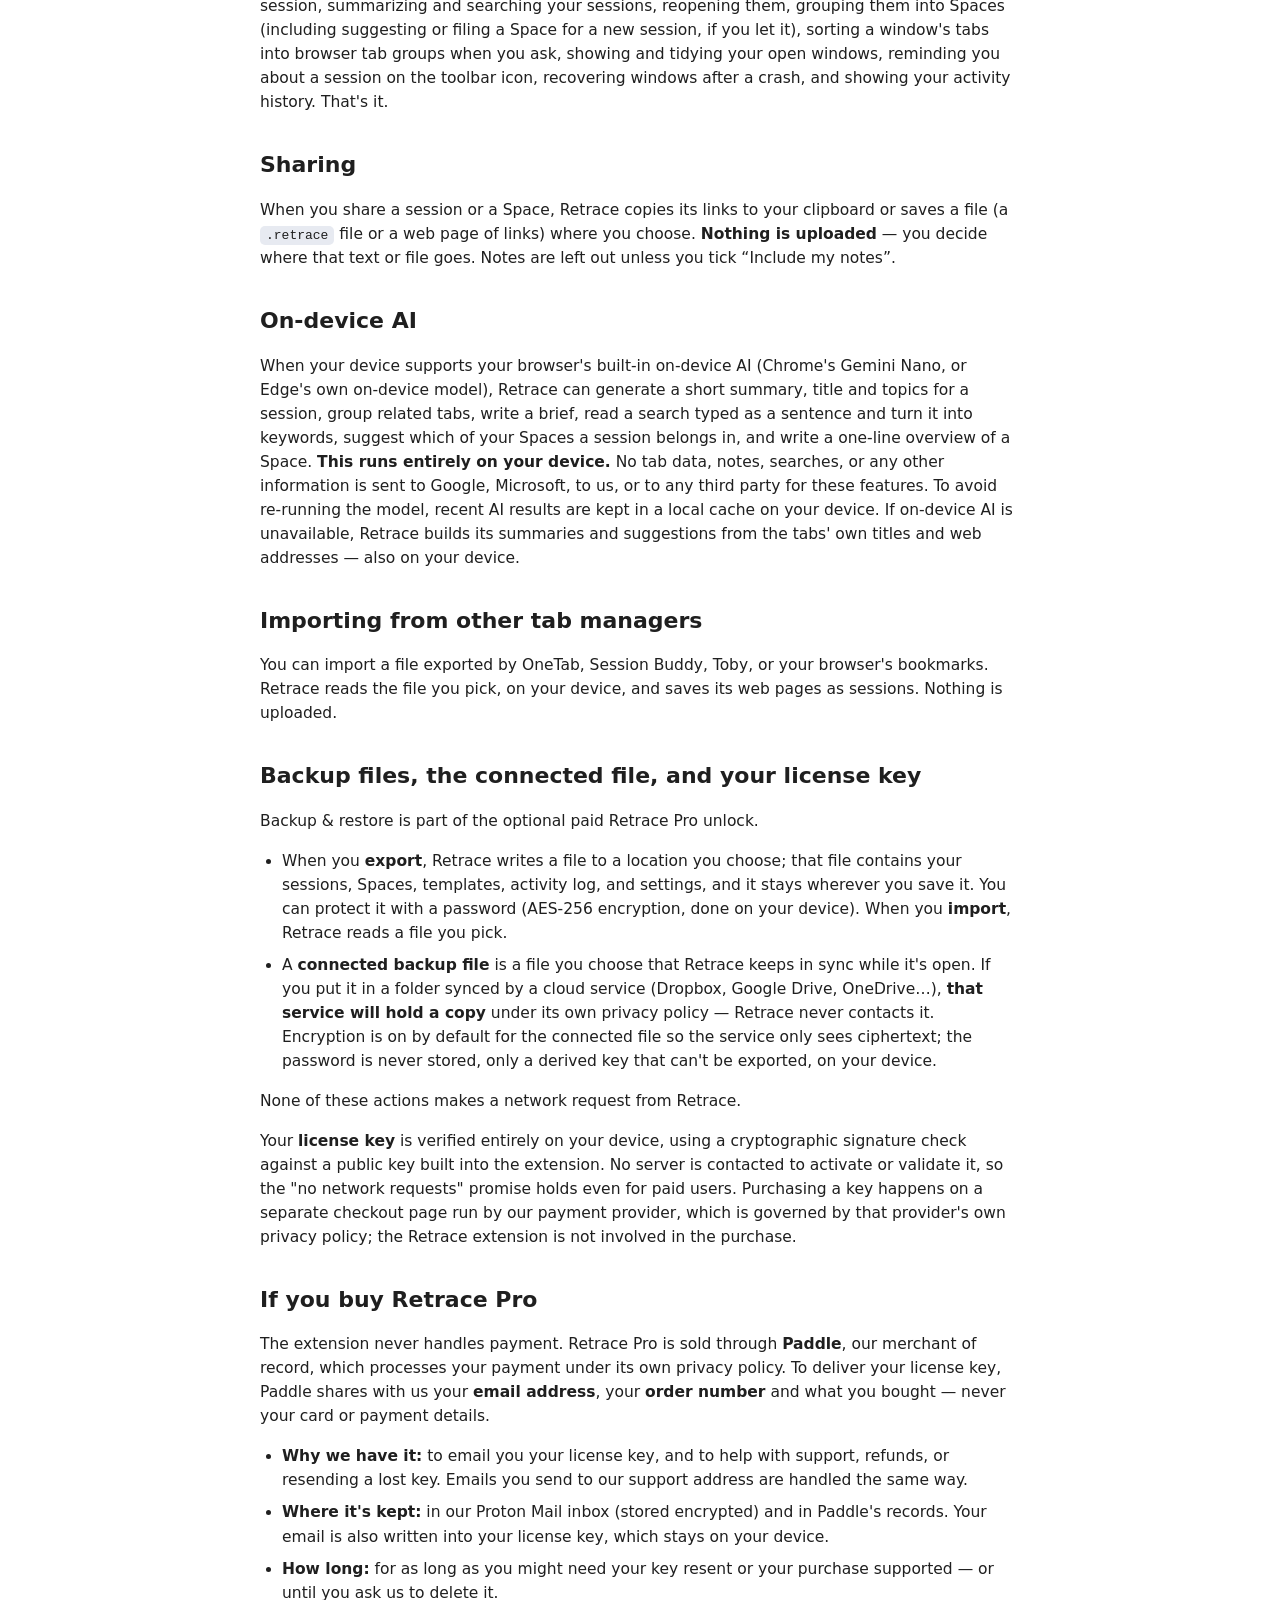
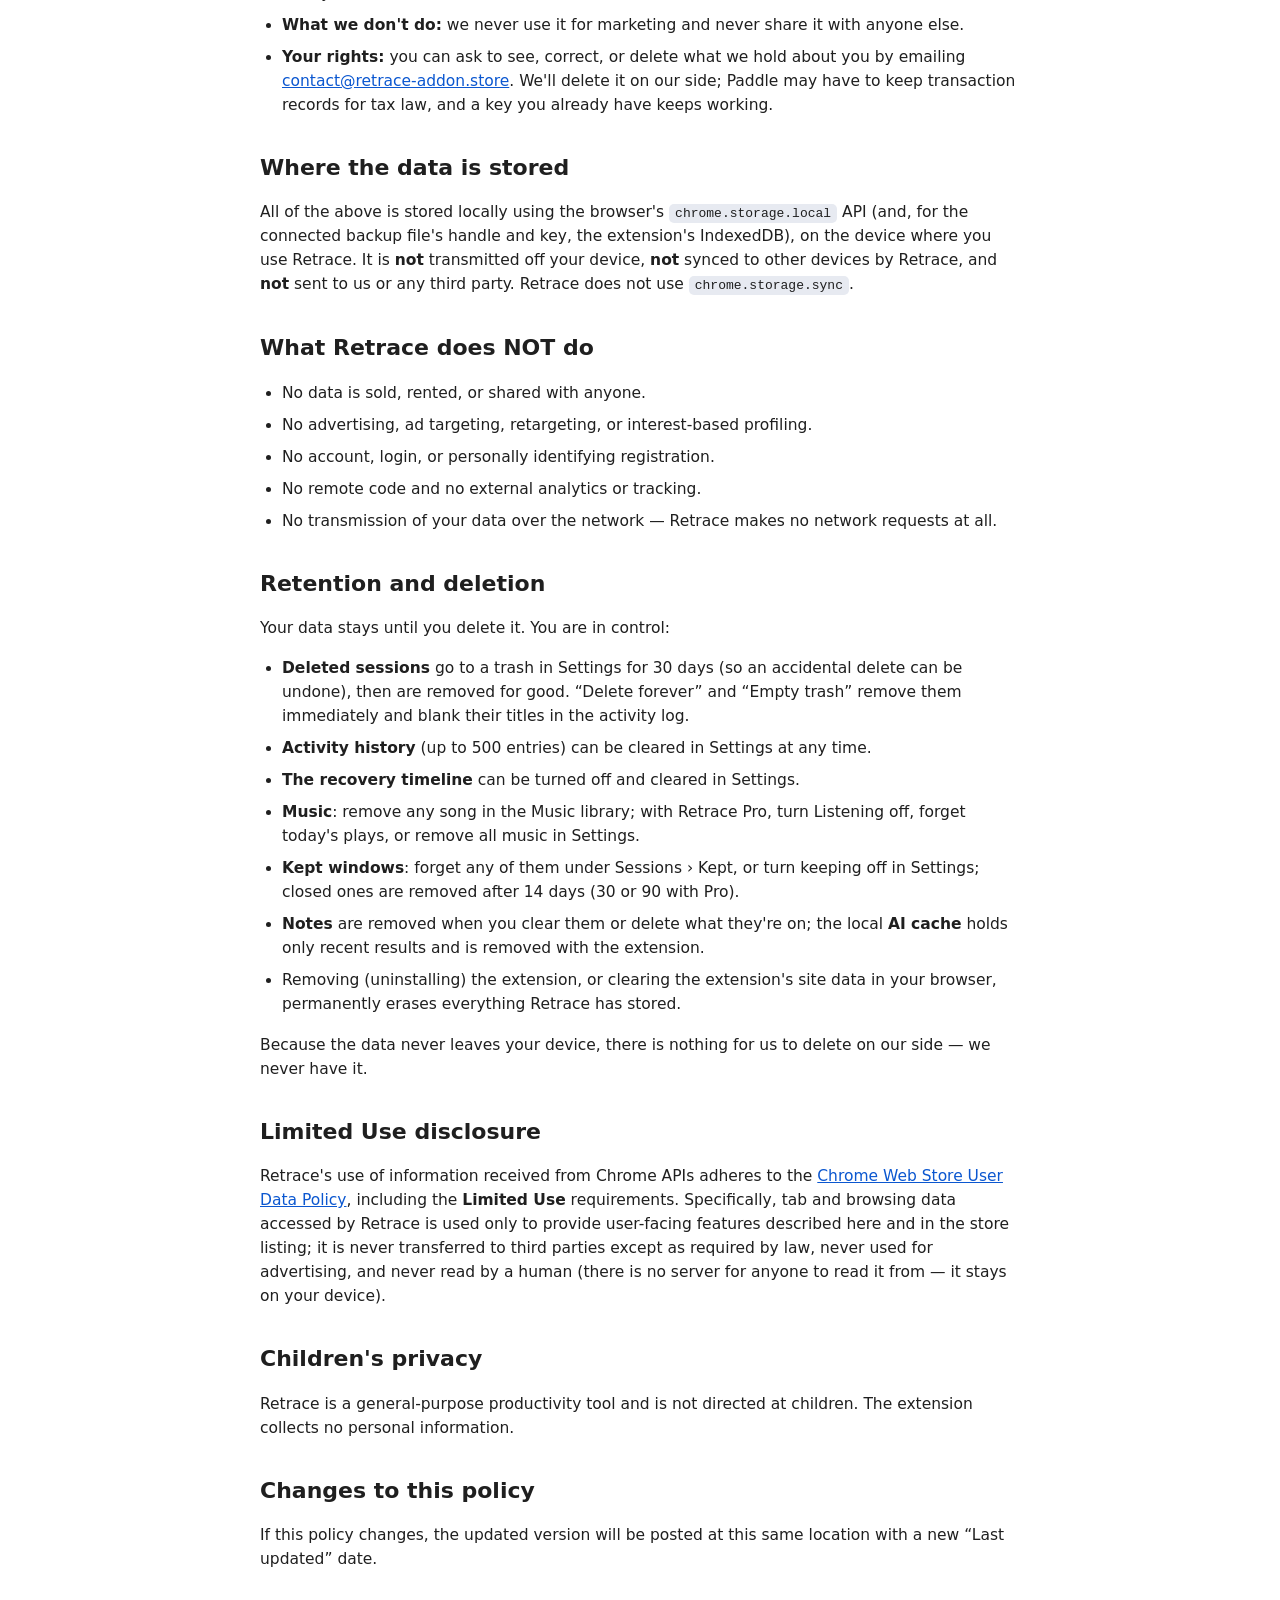
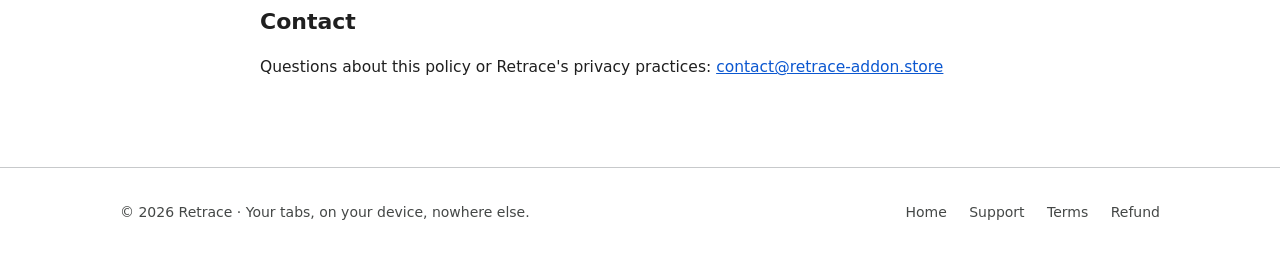
<file: privacy.html>
<!doctype html>
<html lang="en">
<head>
<meta charset="utf-8">
<meta name="viewport" content="width=device-width, initial-scale=1">
<meta http-equiv="Content-Security-Policy" content="default-src 'self'; script-src 'self'; style-src 'self'; img-src 'self'; font-src 'self'; connect-src 'none'; frame-src 'none'; object-src 'none'; base-uri 'self'; form-action 'none'">
<meta name="referrer" content="strict-origin-when-cross-origin">
<title>Retrace — Privacy Policy</title>
<meta name="description" content="Retrace's privacy policy. Everything stays on your device; Retrace makes no network requests — its security policy blocks them.">
<link rel="icon" href="icon.png?v=2">
<link rel="apple-touch-icon" href="apple-touch-icon.png">
<link rel="stylesheet" href="styles.css?v=5">
</head>
<body>

<header class="site">
  <div class="wrap nav">
    <a class="brand" href="index.html"><img src="icon.png?v=2" alt="">Retrace</a>
    <nav class="links">
      <a href="index.html#features">Features</a>
      <a href="pricing.html">Pricing</a>
      <a href="privacy.html">Privacy</a>
      <a class="btn primary" href="index.html#get">Get Retrace</a>
    </nav>
  </div>
</header>

<main class="wrap article">
  <a class="back" href="index.html">← Back to Retrace</a>
  <h1>Retrace — Privacy Policy</h1>
  <p class="updated">Last updated: 2026-09-28</p>

  <p>Retrace is a tab and session manager for <b>Google Chrome and Microsoft Edge</b>. It is built to be <b>private by default</b>: everything Retrace stores stays on your own computer, and Retrace makes <b>no network requests</b> — it has no servers, no account system, and no analytics. The extension's content-security policy blocks network connections outright, so this is enforced by the browser, not just promised.</p>

  <h2>What data Retrace handles</h2>
  <p>Retrace works with the following information, only for the sessions and windows you choose to save or that are shown to you in its interface:</p>
  <ul>
    <li><b>Tab information</b> — the title and URL of open tabs. Site icons are shown from your browser's own local favicon cache; Retrace never fetches them from the sites.</li>
    <li><b>Sessions, Spaces and templates you create</b> — the names, groupings, pins, and archive state you assign; any <b>notes</b> you write on a session, a page or a Space; and any <b>auto-filing rules</b> you give a Space (sites and words). Suggestions for which Space a session belongs in are worked out on your device from this same data.</li>
    <li><b>An activity log</b> — a local list of actions you take in Retrace (saved, reopened, renamed, pinned, archived, deleted), so you can retrace your steps.</li>
    <li><b>Recovery timeline</b> — every few minutes, the titles and URLs of the tabs open in your normal (never incognito) windows, so you can reopen them after a crash or find a page you closed. Every change in the last 2 hours is kept, then one per hour, for a day (up to 30 days if you choose, with Retrace Pro). You can turn this off or clear it in Settings.</li>
    <li><b>Music</b> — the songs in your Music library: artist, title, the links you have for it, how often and when you played it, and whether you favourited it. You add songs yourself, or — only if you turn on <b>Listening</b> (Retrace Pro) — Retrace adds a song when a tab on a music site (YouTube, YouTube Music, Spotify, SoundCloud, Bandcamp) has been playing sound with the same title for 20 seconds. It reads only that tab's title and address; it never accesses audio, and nothing is sent anywhere.</li>
    <li><b>Kept windows</b> — if “Keep my windows automatically” is on (it can be turned off in Settings), the titles and URLs of the tabs in a busy window (5 or more pages, open 10 minutes), kept on your device so you can get them back after closing it. A closed kept window is removed after 14 days (30 or 90 with Retrace Pro), unless you keep it. Incognito windows are never kept.</li>
    <li><b>Listening history you import</b> — if you choose a Spotify or Google Takeout export file in Music › Import &amp; export, Retrace reads it on your device and keeps the songs and when you played them. The file is never uploaded. With Retrace Pro, Retrace also keeps a list of when each song was played, for the Insights view.</li>
    <li><b>Tags and reminders</b> you add to sessions, and which session is kept in sync with which open window (held in memory only until the browser closes).</li>
    <li><b>Settings</b> — your preferences, such as whether pinned sessions reopen on launch and what the toolbar icon opens.</li>
    <li><b>A license key</b> (optional) — if you buy the Retrace Pro unlock and paste your key, the key is stored locally. It embeds the email you purchased with; that email stays on your device and is never transmitted by the extension.</li>
  </ul>
  <p>Chrome classifies tab URLs and titles as <b>“web browsing activity.”</b> Retrace uses this data solely to provide its features to you.</p>

  <h2>How Retrace uses this data</h2>
  <p>The data above is used <b>only</b> to provide Retrace's user-facing features: saving a window as a session, summarizing and searching your sessions, reopening them, grouping them into Spaces (including suggesting or filing a Space for a new session, if you let it), sorting a window's tabs into browser tab groups when you ask, showing and tidying your open windows, reminding you about a session on the toolbar icon, recovering windows after a crash, and showing your activity history. That's it.</p>

  <h2>Sharing</h2>
  <p>When you share a session or a Space, Retrace copies its links to your clipboard or saves a file (a <code>.retrace</code> file or a web page of links) where you choose. <b>Nothing is uploaded</b> — you decide where that text or file goes. Notes are left out unless you tick “Include my notes”.</p>

  <h2>On-device AI</h2>
  <p>When your device supports your browser's built-in on-device AI (Chrome's Gemini Nano, or Edge's own on-device model), Retrace can generate a short summary, title and topics for a session, group related tabs, write a brief, read a search typed as a sentence and turn it into keywords, suggest which of your Spaces a session belongs in, and write a one-line overview of a Space. <b>This runs entirely on your device.</b> No tab data, notes, searches, or any other information is sent to Google, Microsoft, to us, or to any third party for these features. To avoid re-running the model, recent AI results are kept in a local cache on your device. If on-device AI is unavailable, Retrace builds its summaries and suggestions from the tabs' own titles and web addresses — also on your device.</p>

  <h2>Importing from other tab managers</h2>
  <p>You can import a file exported by OneTab, Session Buddy, Toby, or your browser's bookmarks. Retrace reads the file you pick, on your device, and saves its web pages as sessions. Nothing is uploaded.</p>

  <h2>Backup files, the connected file, and your license key</h2>
  <p>Backup &amp; restore is part of the optional paid Retrace Pro unlock.</p>
  <ul>
    <li>When you <b>export</b>, Retrace writes a file to a location you choose; that file contains your sessions, Spaces, templates, activity log, and settings, and it stays wherever you save it. You can protect it with a password (AES-256 encryption, done on your device). When you <b>import</b>, Retrace reads a file you pick.</li>
    <li>A <b>connected backup file</b> is a file you choose that Retrace keeps in sync while it's open. If you put it in a folder synced by a cloud service (Dropbox, Google Drive, OneDrive…), <b>that service will hold a copy</b> under its own privacy policy — Retrace never contacts it. Encryption is on by default for the connected file so the service only sees ciphertext; the password is never stored, only a derived key that can't be exported, on your device.</li>
  </ul>
  <p>None of these actions makes a network request from Retrace.</p>
  <p>Your <b>license key</b> is verified entirely on your device, using a cryptographic signature check against a public key built into the extension. No server is contacted to activate or validate it, so the "no network requests" promise holds even for paid users. Purchasing a key happens on a separate checkout page run by our payment provider, which is governed by that provider's own privacy policy; the Retrace extension is not involved in the purchase.</p>

  <h2>If you buy Retrace Pro</h2>
  <p>The extension never handles payment. Retrace Pro is sold through <b>Paddle</b>, our merchant of record, which processes your payment under its own privacy policy. To deliver your license key, Paddle shares with us your <b>email address</b>, your <b>order number</b> and what you bought — never your card or payment details.</p>
  <ul>
    <li><b>Why we have it:</b> to email you your license key, and to help with support, refunds, or resending a lost key. Emails you send to our support address are handled the same way.</li>
    <li><b>Where it's kept:</b> in our Proton Mail inbox (stored encrypted) and in Paddle's records. Your email is also written into your license key, which stays on your device.</li>
    <li><b>How long:</b> for as long as you might need your key resent or your purchase supported — or until you ask us to delete it.</li>
    <li><b>What we don't do:</b> we never use it for marketing and never share it with anyone else.</li>
    <li><b>Your rights:</b> you can ask to see, correct, or delete what we hold about you by emailing <a href="mailto:contact@retrace-addon.store">contact@retrace-addon.store</a>. We'll delete it on our side; Paddle may have to keep transaction records for tax law, and a key you already have keeps working.</li>
  </ul>

  <h2>Where the data is stored</h2>
  <p>All of the above is stored locally using the browser's <code>chrome.storage.local</code> API (and, for the connected backup file's handle and key, the extension's IndexedDB), on the device where you use Retrace. It is <b>not</b> transmitted off your device, <b>not</b> synced to other devices by Retrace, and <b>not</b> sent to us or any third party. Retrace does not use <code>chrome.storage.sync</code>.</p>

  <h2>What Retrace does NOT do</h2>
  <ul>
    <li>No data is sold, rented, or shared with anyone.</li>
    <li>No advertising, ad targeting, retargeting, or interest-based profiling.</li>
    <li>No account, login, or personally identifying registration.</li>
    <li>No remote code and no external analytics or tracking.</li>
    <li>No transmission of your data over the network — Retrace makes no network requests at all.</li>
  </ul>

  <h2>Retention and deletion</h2>
  <p>Your data stays until you delete it. You are in control:</p>
  <ul>
    <li><b>Deleted sessions</b> go to a trash in Settings for 30 days (so an accidental delete can be undone), then are removed for good. “Delete forever” and “Empty trash” remove them immediately and blank their titles in the activity log.</li>
    <li><b>Activity history</b> (up to 500 entries) can be cleared in Settings at any time.</li>
    <li><b>The recovery timeline</b> can be turned off and cleared in Settings.</li>
    <li><b>Music</b>: remove any song in the Music library; with Retrace Pro, turn Listening off, forget today's plays, or remove all music in Settings.</li>
    <li><b>Kept windows</b>: forget any of them under Sessions › Kept, or turn keeping off in Settings; closed ones are removed after 14 days (30 or 90 with Pro).</li>
    <li><b>Notes</b> are removed when you clear them or delete what they're on; the local <b>AI cache</b> holds only recent results and is removed with the extension.</li>
    <li>Removing (uninstalling) the extension, or clearing the extension's site data in your browser, permanently erases everything Retrace has stored.</li>
  </ul>
  <p>Because the data never leaves your device, there is nothing for us to delete on our side — we never have it.</p>

  <h2>Limited Use disclosure</h2>
  <p>Retrace's use of information received from Chrome APIs adheres to the <a href="https://developer.chrome.com/docs/webstore/program-policies/user-data-faq">Chrome Web Store User Data Policy</a>, including the <b>Limited Use</b> requirements. Specifically, tab and browsing data accessed by Retrace is used only to provide user-facing features described here and in the store listing; it is never transferred to third parties except as required by law, never used for advertising, and never read by a human (there is no server for anyone to read it from — it stays on your device).</p>

  <h2>Children's privacy</h2>
  <p>Retrace is a general-purpose productivity tool and is not directed at children. The extension collects no personal information.</p>

  <h2>Changes to this policy</h2>
  <p>If this policy changes, the updated version will be posted at this same location with a new “Last updated” date.</p>

  <h2>Contact</h2>
  <p>Questions about this policy or Retrace's privacy practices: <a href="mailto:contact@retrace-addon.store">contact@retrace-addon.store</a></p>
</main>

<footer class="site">
  <div class="wrap row">
    <div>© <span id="yr"></span> Retrace · Your tabs, on your device, nowhere else.</div>
    <nav><a href="index.html">Home</a> <a href="support.html">Support</a> <a href="terms.html">Terms</a> <a href="refund.html">Refund</a></nav>
  </div>
</footer>

<script src="year.js"></script>
</body>
</html>
</file>
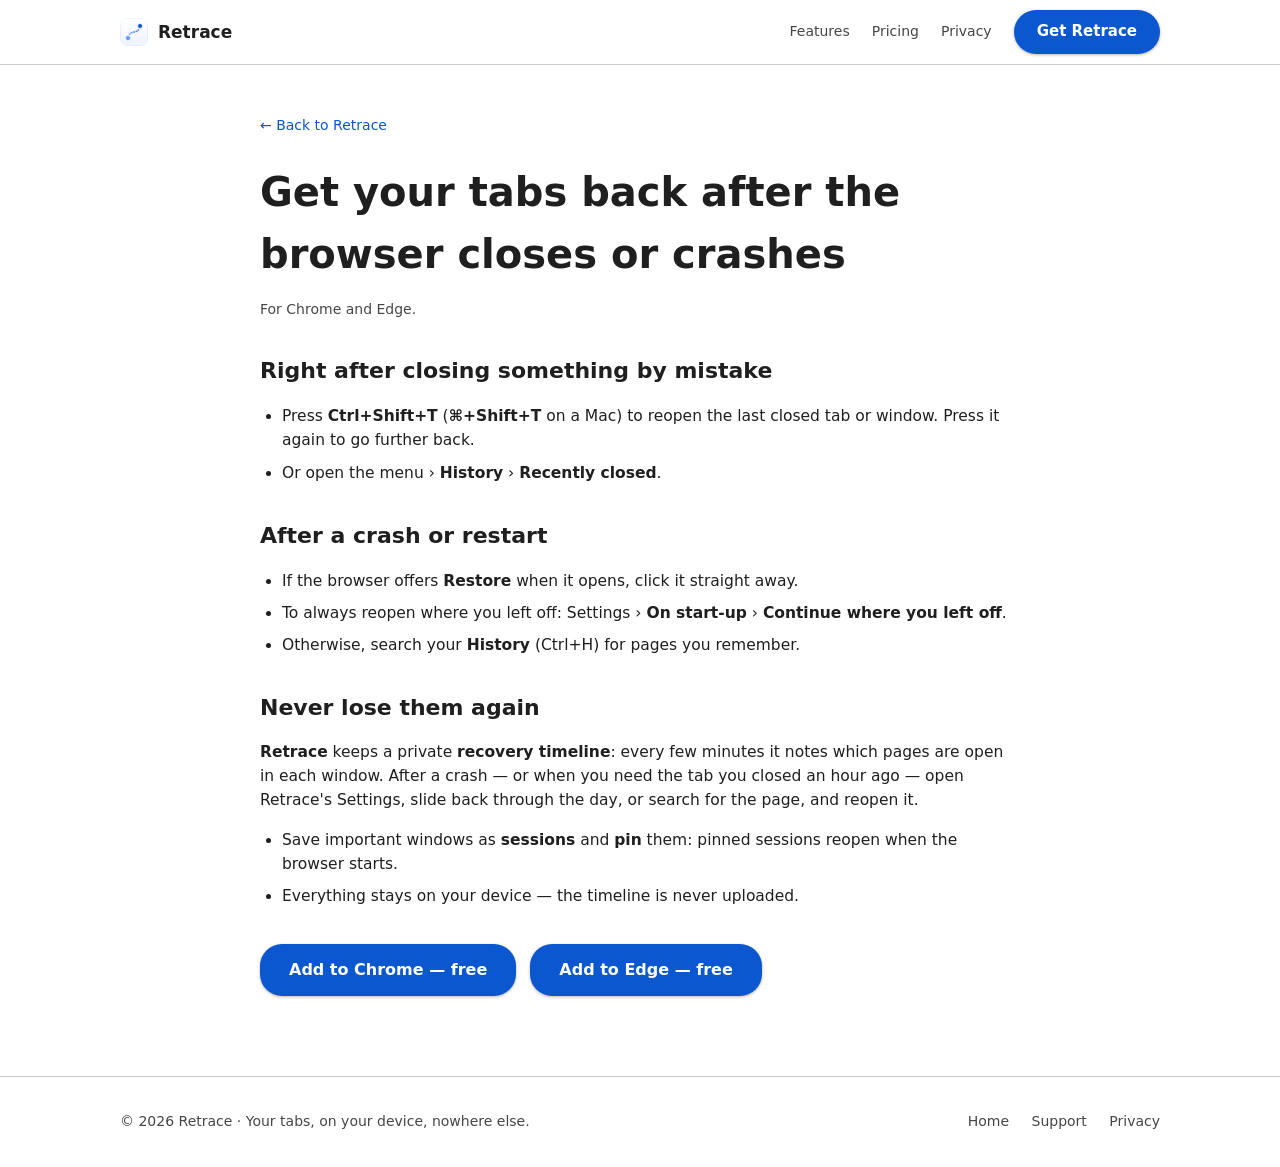
<file: recover-tabs.html>
<!doctype html>
<html lang="en">
<head>
<meta charset="utf-8">
<meta name="viewport" content="width=device-width, initial-scale=1">
<meta http-equiv="Content-Security-Policy" content="default-src 'self'; script-src 'self'; style-src 'self'; img-src 'self'; font-src 'self'; connect-src 'none'; frame-src 'none'; object-src 'none'; base-uri 'self'; form-action 'none'">
<meta name="referrer" content="strict-origin-when-cross-origin">
<title>Get your tabs back after Chrome or Edge crashes or closes</title>
<meta name="description" content="How to restore tabs after the browser crashes or you close a window by mistake: built-in shortcuts, history, startup settings — and a recovery timeline that keeps them safe.">
<link rel="canonical" href="https://retrace-addon.store/recover-tabs.html">
<link rel="icon" href="icon.png?v=2">
<link rel="apple-touch-icon" href="apple-touch-icon.png">
<link rel="stylesheet" href="styles.css?v=5">
<meta property="og:title" content="Get your tabs back after Chrome or Edge crashes or closes">
<meta property="og:description" content="How to restore tabs after the browser crashes or you close a window by mistake: built-in shortcuts, history, startup settings — and a recovery timeline that keeps them safe.">
<meta property="og:type" content="article">
<meta property="og:url" content="https://retrace-addon.store/recover-tabs.html">
<meta property="og:image" content="https://retrace-addon.store/img/og.png">
<meta name="twitter:card" content="summary_large_image">
</head>
<body>

<header class="site">
  <div class="wrap nav">
    <a class="brand" href="index.html"><img src="icon.png?v=2" alt="">Retrace</a>
    <nav class="links">
      <a href="index.html#features">Features</a>
      <a href="pricing.html">Pricing</a>
      <a href="privacy.html">Privacy</a>
      <a class="btn primary" href="index.html#get">Get Retrace</a>
    </nav>
  </div>
</header>

<main class="wrap article">
  <a class="back" href="index.html">← Back to Retrace</a>
  <h1>Get your tabs back after the browser closes or crashes</h1>
  <p class="updated">For Chrome and Edge.</p>

  <h2>Right after closing something by mistake</h2>
  <ul>
    <li>Press <b>Ctrl+Shift+T</b> (<b>⌘+Shift+T</b> on a Mac) to reopen the last closed tab or window. Press it again to go further back.</li>
    <li>Or open the menu › <b>History</b> › <b>Recently closed</b>.</li>
  </ul>

  <h2>After a crash or restart</h2>
  <ul>
    <li>If the browser offers <b>Restore</b> when it opens, click it straight away.</li>
    <li>To always reopen where you left off: Settings › <b>On start-up</b> › <b>Continue where you left off</b>.</li>
    <li>Otherwise, search your <b>History</b> (Ctrl+H) for pages you remember.</li>
  </ul>

  <h2>Never lose them again</h2>
  <p><b>Retrace</b> keeps a private <b>recovery timeline</b>: every few minutes it notes which pages are open in each window. After a crash — or when you need the tab you closed an hour ago — open Retrace's Settings, slide back through the day, or search for the page, and reopen it.</p>
  <ul>
    <li>Save important windows as <b>sessions</b> and <b>pin</b> them: pinned sessions reopen when the browser starts.</li>
    <li>Everything stays on your device — the timeline is never uploaded.</li>
  </ul>

  <div class="cta-row guide-cta">
    <a class="btn primary lg" href="https://chromewebstore.google.com/detail/retrace-%E2%80%94-sessions-tabs/emckamdcooknppmfmblgelmajikidagb?utm_source=site&utm_medium=guide&utm_campaign=recover-tabs">Add to Chrome — free</a>
    <a class="btn primary lg" href="https://microsoftedge.microsoft.com/addons/detail/retrace-—-sessions-tabs/ofpbiapmnoipcmidljhfjldndoakdael?utm_source=site&utm_medium=guide&utm_campaign=recover-tabs">Add to Edge — free</a>
  </div>
</main>

<footer class="site">
  <div class="wrap row">
    <div>© <span id="yr"></span> Retrace · Your tabs, on your device, nowhere else.</div>
    <nav><a href="index.html">Home</a> <a href="support.html">Support</a> <a href="privacy.html">Privacy</a></nav>
  </div>
</footer>

<script src="year.js"></script>
</body>
</html>
</file>
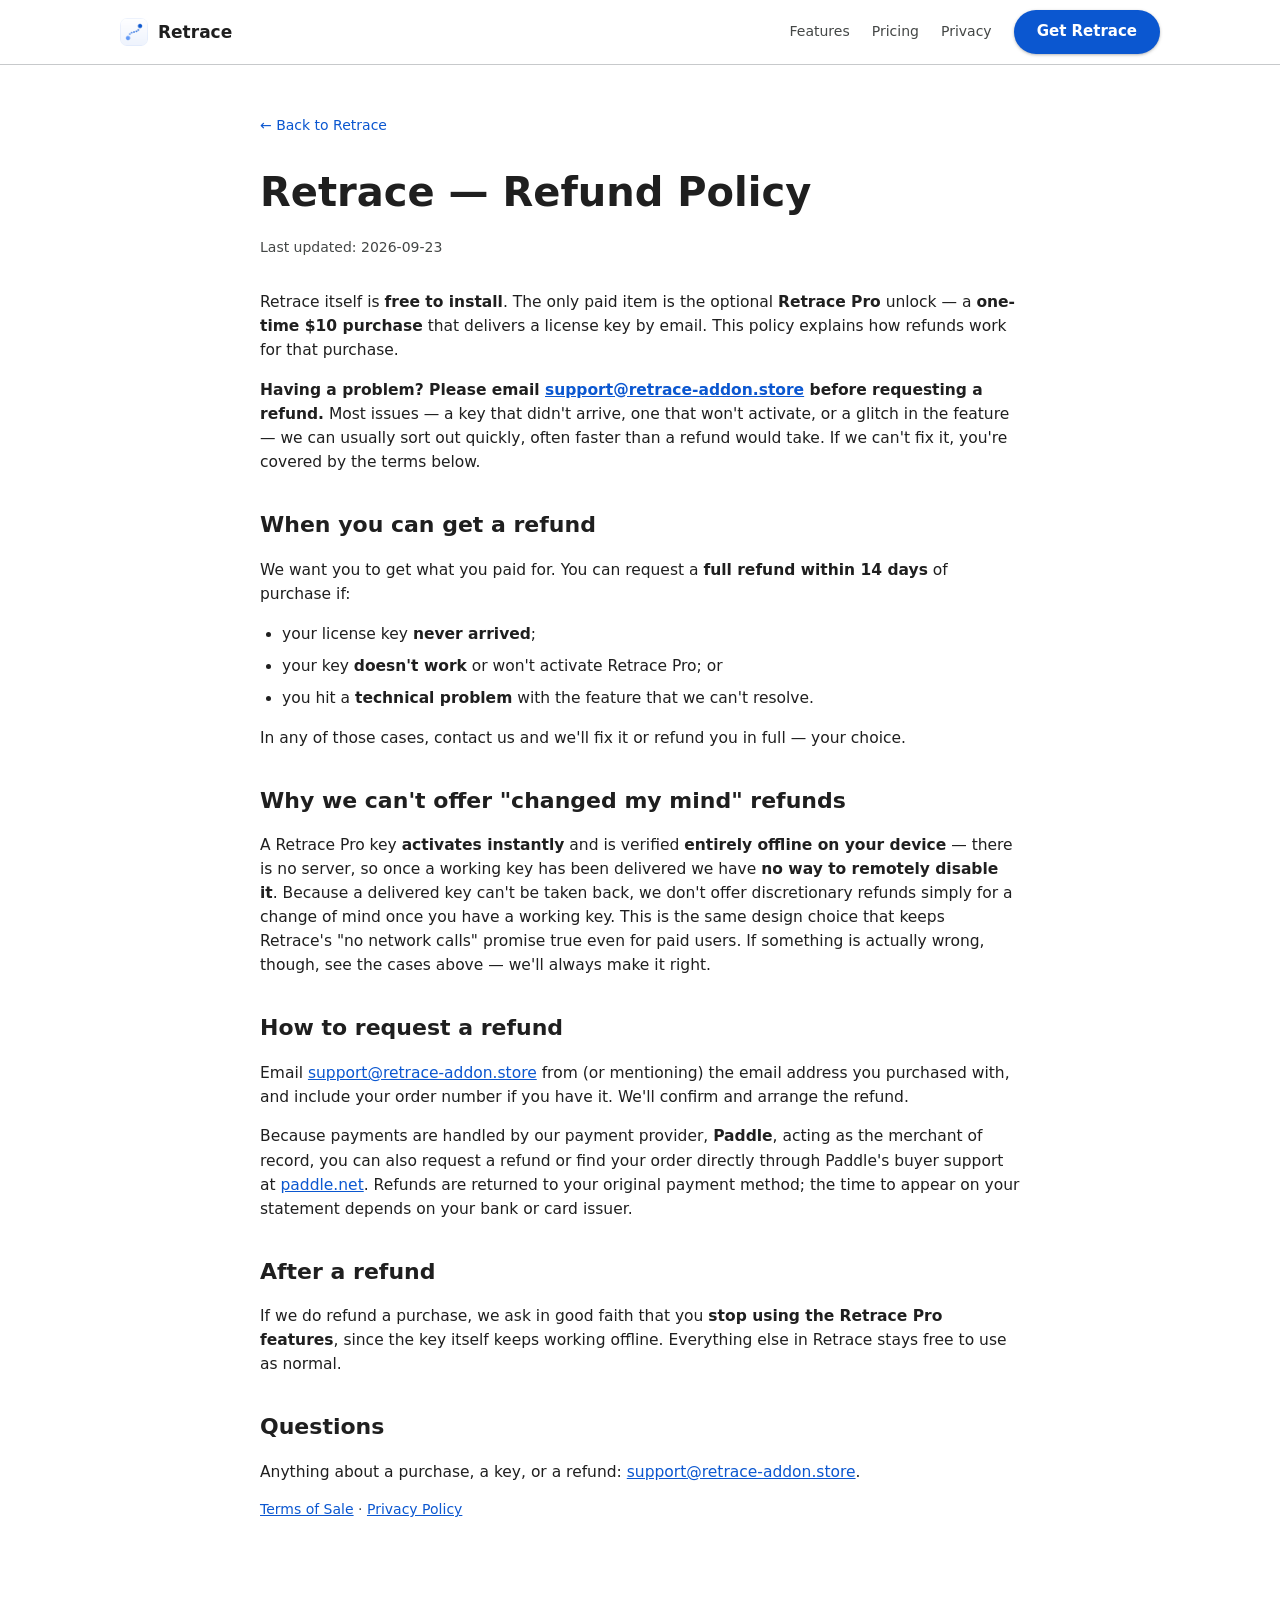
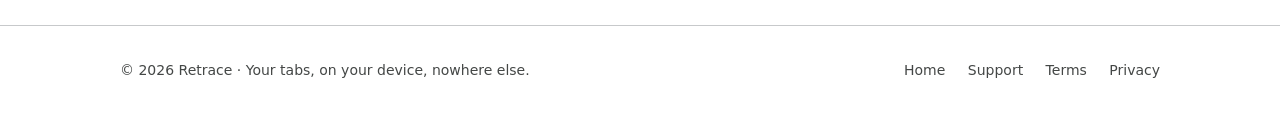
<file: refund.html>
<!doctype html>
<html lang="en">
<head>
<meta charset="utf-8">
<meta name="viewport" content="width=device-width, initial-scale=1">
<meta http-equiv="Content-Security-Policy" content="default-src 'self'; script-src 'self'; style-src 'self'; img-src 'self'; font-src 'self'; connect-src 'none'; frame-src 'none'; object-src 'none'; base-uri 'self'; form-action 'none'">
<meta name="referrer" content="strict-origin-when-cross-origin">
<title>Retrace — Refund Policy</title>
<meta name="description" content="Retrace's refund policy for the one-time Retrace Pro unlock. Full refund within 14 days if your key doesn't arrive or doesn't work.">
<link rel="icon" href="icon.png?v=2">
<link rel="apple-touch-icon" href="apple-touch-icon.png">
<link rel="stylesheet" href="styles.css?v=5">
</head>
<body>

<header class="site">
  <div class="wrap nav">
    <a class="brand" href="index.html"><img src="icon.png?v=2" alt="">Retrace</a>
    <nav class="links">
      <a href="index.html#features">Features</a>
      <a href="pricing.html">Pricing</a>
      <a href="privacy.html">Privacy</a>
      <a class="btn primary" href="index.html#get">Get Retrace</a>
    </nav>
  </div>
</header>

<main class="wrap article">
  <a class="back" href="index.html">← Back to Retrace</a>
  <h1>Retrace — Refund Policy</h1>
  <p class="updated">Last updated: 2026-09-23</p>

  <p>Retrace itself is <b>free to install</b>. The only paid item is the optional <b>Retrace Pro</b> unlock — a <b>one-time $10 purchase</b> that delivers a license key by email. This policy explains how refunds work for that purchase.</p>

  <p><b>Having a problem? Please email <a href="mailto:support@retrace-addon.store">support@retrace-addon.store</a> before requesting a refund.</b> Most issues — a key that didn't arrive, one that won't activate, or a glitch in the feature — we can usually sort out quickly, often faster than a refund would take. If we can't fix it, you're covered by the terms below.</p>

  <h2>When you can get a refund</h2>
  <p>We want you to get what you paid for. You can request a <b>full refund within 14 days</b> of purchase if:</p>
  <ul>
    <li>your license key <b>never arrived</b>;</li>
    <li>your key <b>doesn't work</b> or won't activate Retrace Pro; or</li>
    <li>you hit a <b>technical problem</b> with the feature that we can't resolve.</li>
  </ul>
  <p>In any of those cases, contact us and we'll fix it or refund you in full — your choice.</p>

  <h2>Why we can't offer "changed my mind" refunds</h2>
  <p>A Retrace Pro key <b>activates instantly</b> and is verified <b>entirely offline on your device</b> — there is no server, so once a working key has been delivered we have <b>no way to remotely disable it</b>. Because a delivered key can't be taken back, we don't offer discretionary refunds simply for a change of mind once you have a working key. This is the same design choice that keeps Retrace's "no network calls" promise true even for paid users. If something is actually wrong, though, see the cases above — we'll always make it right.</p>

  <h2>How to request a refund</h2>
  <p>Email <a href="mailto:support@retrace-addon.store">support@retrace-addon.store</a> from (or mentioning) the email address you purchased with, and include your order number if you have it. We'll confirm and arrange the refund.</p>
  <p>Because payments are handled by our payment provider, <b>Paddle</b>, acting as the merchant of record, you can also request a refund or find your order directly through Paddle's buyer support at <a href="https://paddle.net" rel="noopener">paddle.net</a>. Refunds are returned to your original payment method; the time to appear on your statement depends on your bank or card issuer.</p>

  <h2>After a refund</h2>
  <p>If we do refund a purchase, we ask in good faith that you <b>stop using the Retrace Pro features</b>, since the key itself keeps working offline. Everything else in Retrace stays free to use as normal.</p>

  <h2>Questions</h2>
  <p>Anything about a purchase, a key, or a refund: <a href="mailto:support@retrace-addon.store">support@retrace-addon.store</a>.</p>

  <p class="updated"><a href="terms.html">Terms of Sale</a> · <a href="privacy.html">Privacy Policy</a></p>
</main>

<footer class="site">
  <div class="wrap row">
    <div>© <span id="yr"></span> Retrace · Your tabs, on your device, nowhere else.</div>
    <nav><a href="index.html">Home</a> <a href="support.html">Support</a> <a href="terms.html">Terms</a> <a href="privacy.html">Privacy</a></nav>
  </div>
</footer>

<script src="year.js"></script>
</body>
</html>
</file>
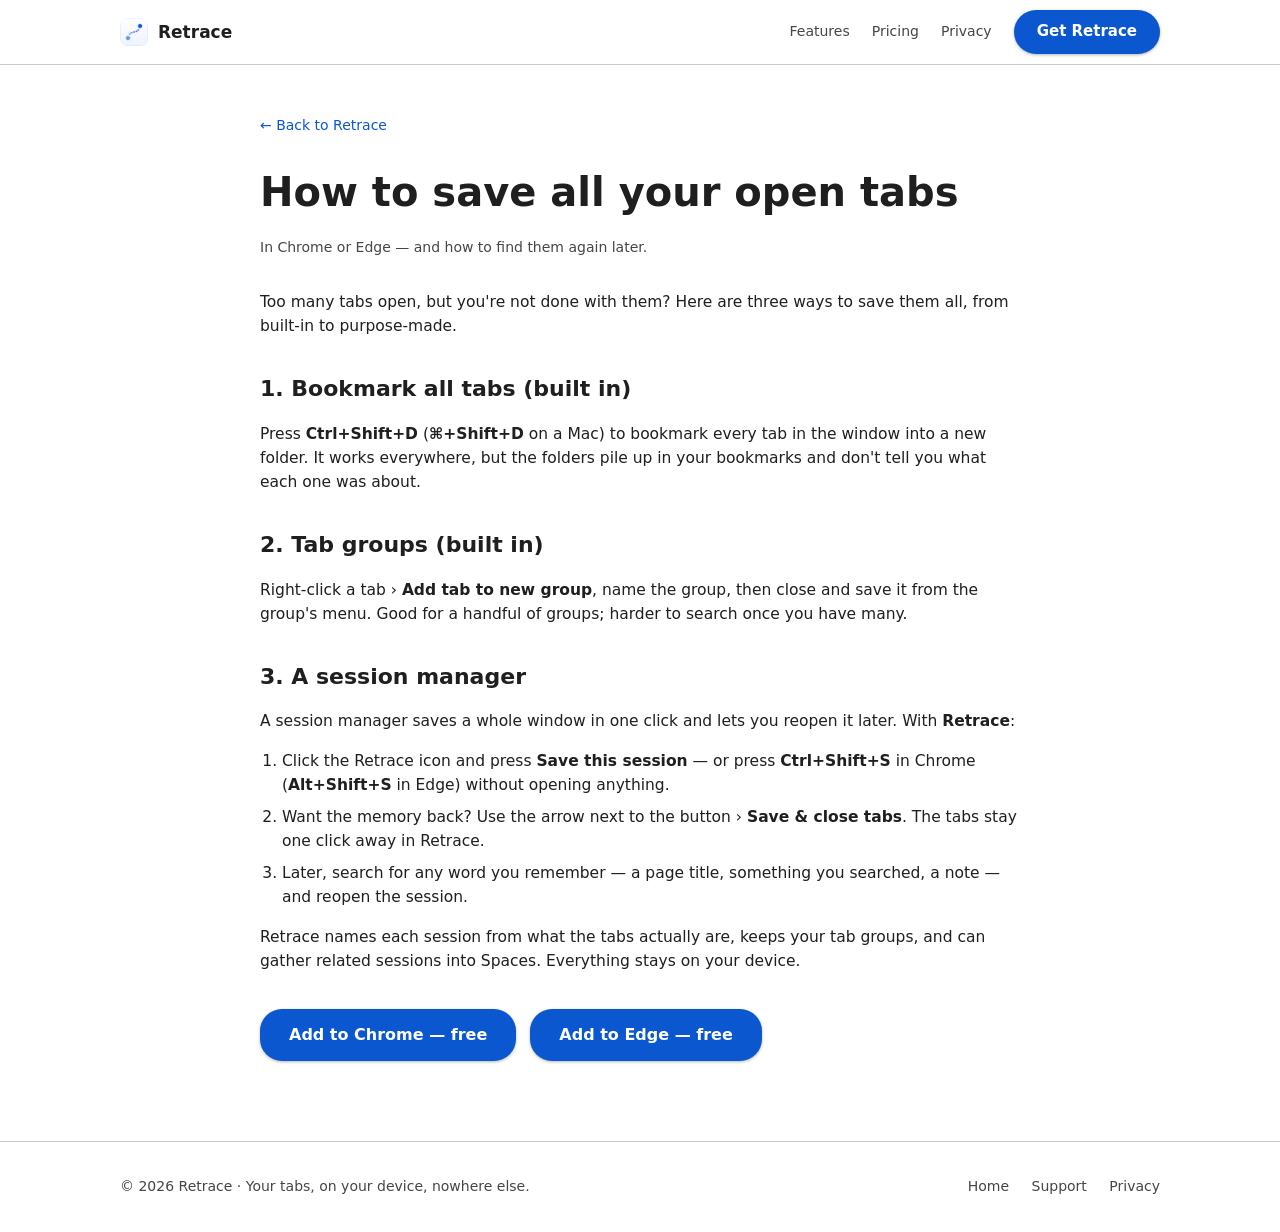
<file: save-all-tabs.html>
<!doctype html>
<html lang="en">
<head>
<meta charset="utf-8">
<meta name="viewport" content="width=device-width, initial-scale=1">
<meta http-equiv="Content-Security-Policy" content="default-src 'self'; script-src 'self'; style-src 'self'; img-src 'self'; font-src 'self'; connect-src 'none'; frame-src 'none'; object-src 'none'; base-uri 'self'; form-action 'none'">
<meta name="referrer" content="strict-origin-when-cross-origin">
<title>How to save all your open tabs in Chrome or Edge (and get them back)</title>
<meta name="description" content="Three ways to save every open tab in Chrome or Edge — bookmarks, tab groups, or a session manager — and how to find them again later.">
<link rel="canonical" href="https://retrace-addon.store/save-all-tabs.html">
<link rel="icon" href="icon.png?v=2">
<link rel="apple-touch-icon" href="apple-touch-icon.png">
<link rel="stylesheet" href="styles.css?v=5">
<meta property="og:title" content="How to save all your open tabs in Chrome or Edge (and get them back)">
<meta property="og:description" content="Three ways to save every open tab in Chrome or Edge — bookmarks, tab groups, or a session manager — and how to find them again later.">
<meta property="og:type" content="article">
<meta property="og:url" content="https://retrace-addon.store/save-all-tabs.html">
<meta property="og:image" content="https://retrace-addon.store/img/og.png">
<meta name="twitter:card" content="summary_large_image">
</head>
<body>

<header class="site">
  <div class="wrap nav">
    <a class="brand" href="index.html"><img src="icon.png?v=2" alt="">Retrace</a>
    <nav class="links">
      <a href="index.html#features">Features</a>
      <a href="pricing.html">Pricing</a>
      <a href="privacy.html">Privacy</a>
      <a class="btn primary" href="index.html#get">Get Retrace</a>
    </nav>
  </div>
</header>

<main class="wrap article">
  <a class="back" href="index.html">← Back to Retrace</a>
  <h1>How to save all your open tabs</h1>
  <p class="updated">In Chrome or Edge — and how to find them again later.</p>
  <p>Too many tabs open, but you're not done with them? Here are three ways to save them all, from built-in to purpose-made.</p>

  <h2>1. Bookmark all tabs (built in)</h2>
  <p>Press <b>Ctrl+Shift+D</b> (<b>⌘+Shift+D</b> on a Mac) to bookmark every tab in the window into a new folder. It works everywhere, but the folders pile up in your bookmarks and don't tell you what each one was about.</p>

  <h2>2. Tab groups (built in)</h2>
  <p>Right-click a tab › <b>Add tab to new group</b>, name the group, then close and save it from the group's menu. Good for a handful of groups; harder to search once you have many.</p>

  <h2>3. A session manager</h2>
  <p>A session manager saves a whole window in one click and lets you reopen it later. With <b>Retrace</b>:</p>
  <ol>
    <li>Click the Retrace icon and press <b>Save this session</b> — or press <b>Ctrl+Shift+S</b> in Chrome (<b>Alt+Shift+S</b> in Edge) without opening anything.</li>
    <li>Want the memory back? Use the arrow next to the button › <b>Save &amp; close tabs</b>. The tabs stay one click away in Retrace.</li>
    <li>Later, search for any word you remember — a page title, something you searched, a note — and reopen the session.</li>
  </ol>
  <p>Retrace names each session from what the tabs actually are, keeps your tab groups, and can gather related sessions into Spaces. Everything stays on your device.</p>

  <div class="cta-row guide-cta">
    <a class="btn primary lg" href="https://chromewebstore.google.com/detail/retrace-%E2%80%94-sessions-tabs/emckamdcooknppmfmblgelmajikidagb?utm_source=site&utm_medium=guide&utm_campaign=save-all-tabs">Add to Chrome — free</a>
    <a class="btn primary lg" href="https://microsoftedge.microsoft.com/addons/detail/retrace-—-sessions-tabs/ofpbiapmnoipcmidljhfjldndoakdael?utm_source=site&utm_medium=guide&utm_campaign=save-all-tabs">Add to Edge — free</a>
  </div>
</main>

<footer class="site">
  <div class="wrap row">
    <div>© <span id="yr"></span> Retrace · Your tabs, on your device, nowhere else.</div>
    <nav><a href="index.html">Home</a> <a href="support.html">Support</a> <a href="privacy.html">Privacy</a></nav>
  </div>
</footer>

<script src="year.js"></script>
</body>
</html>
</file>
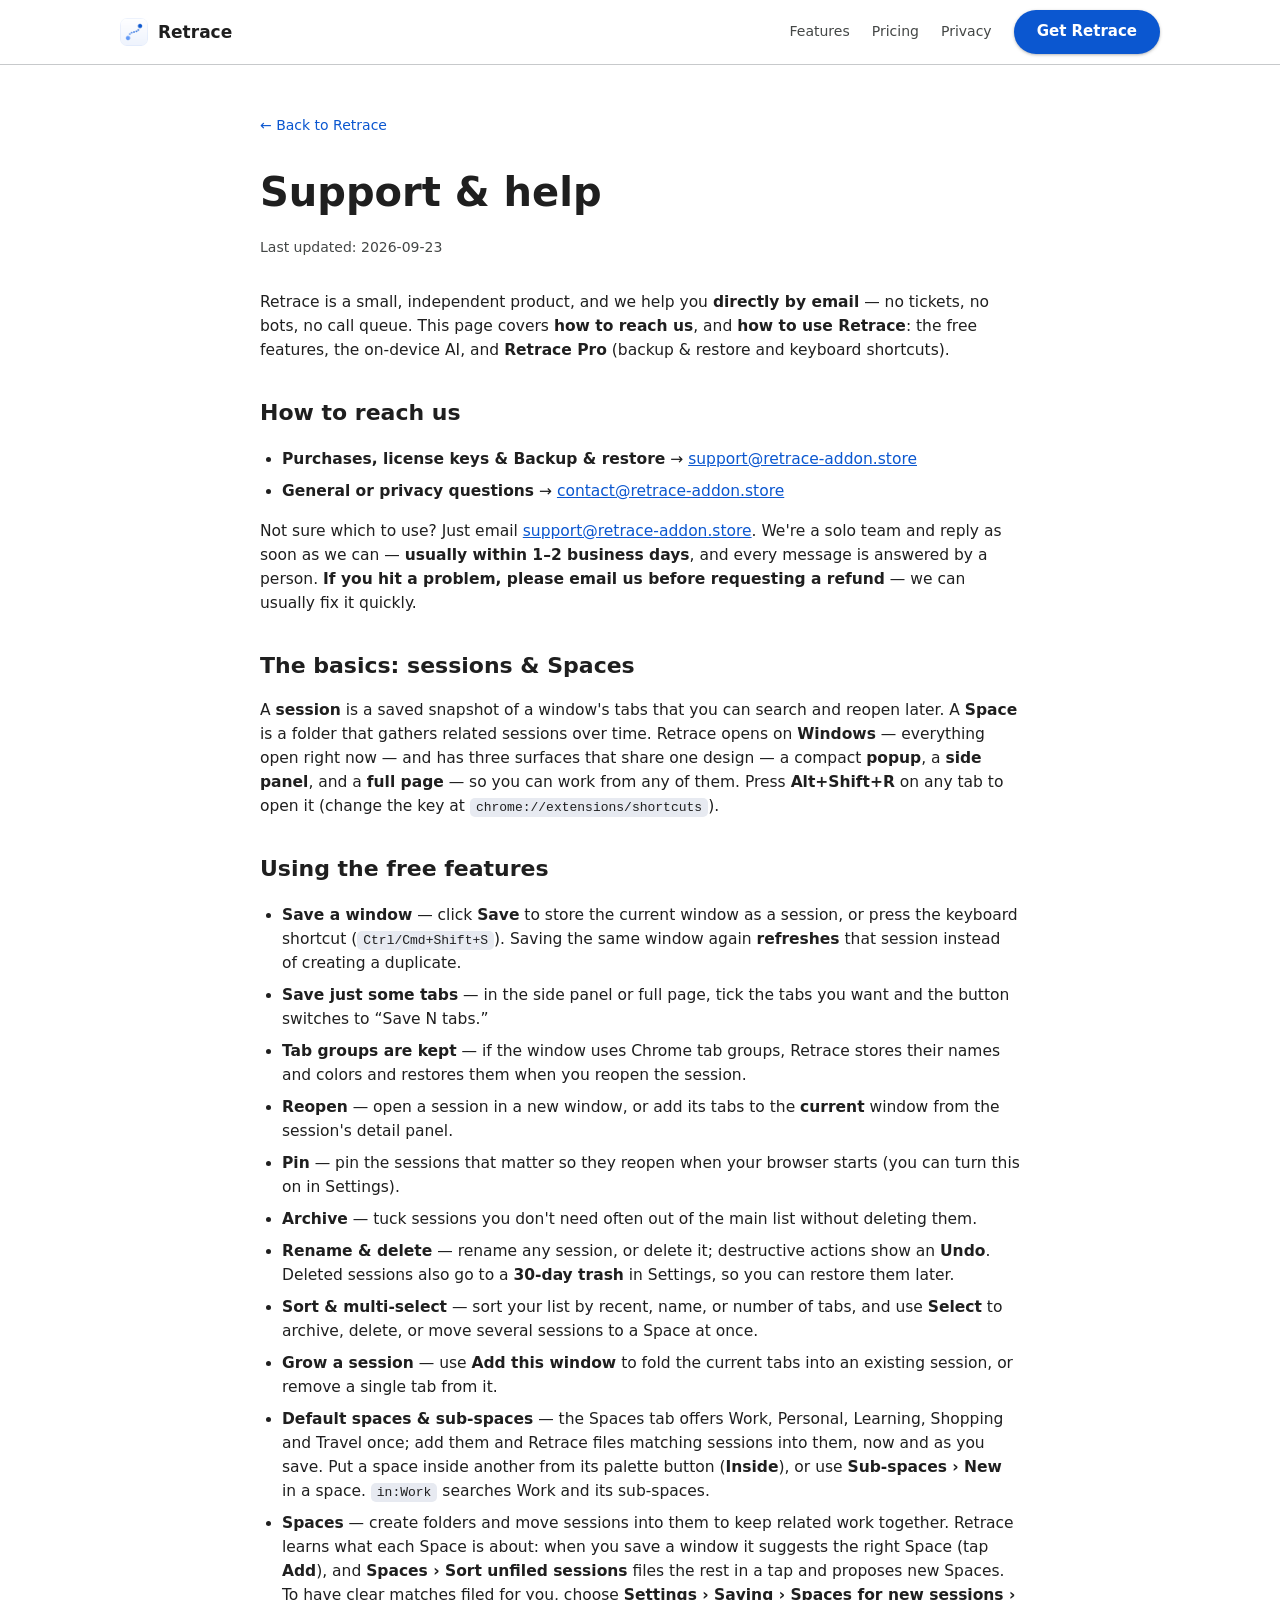
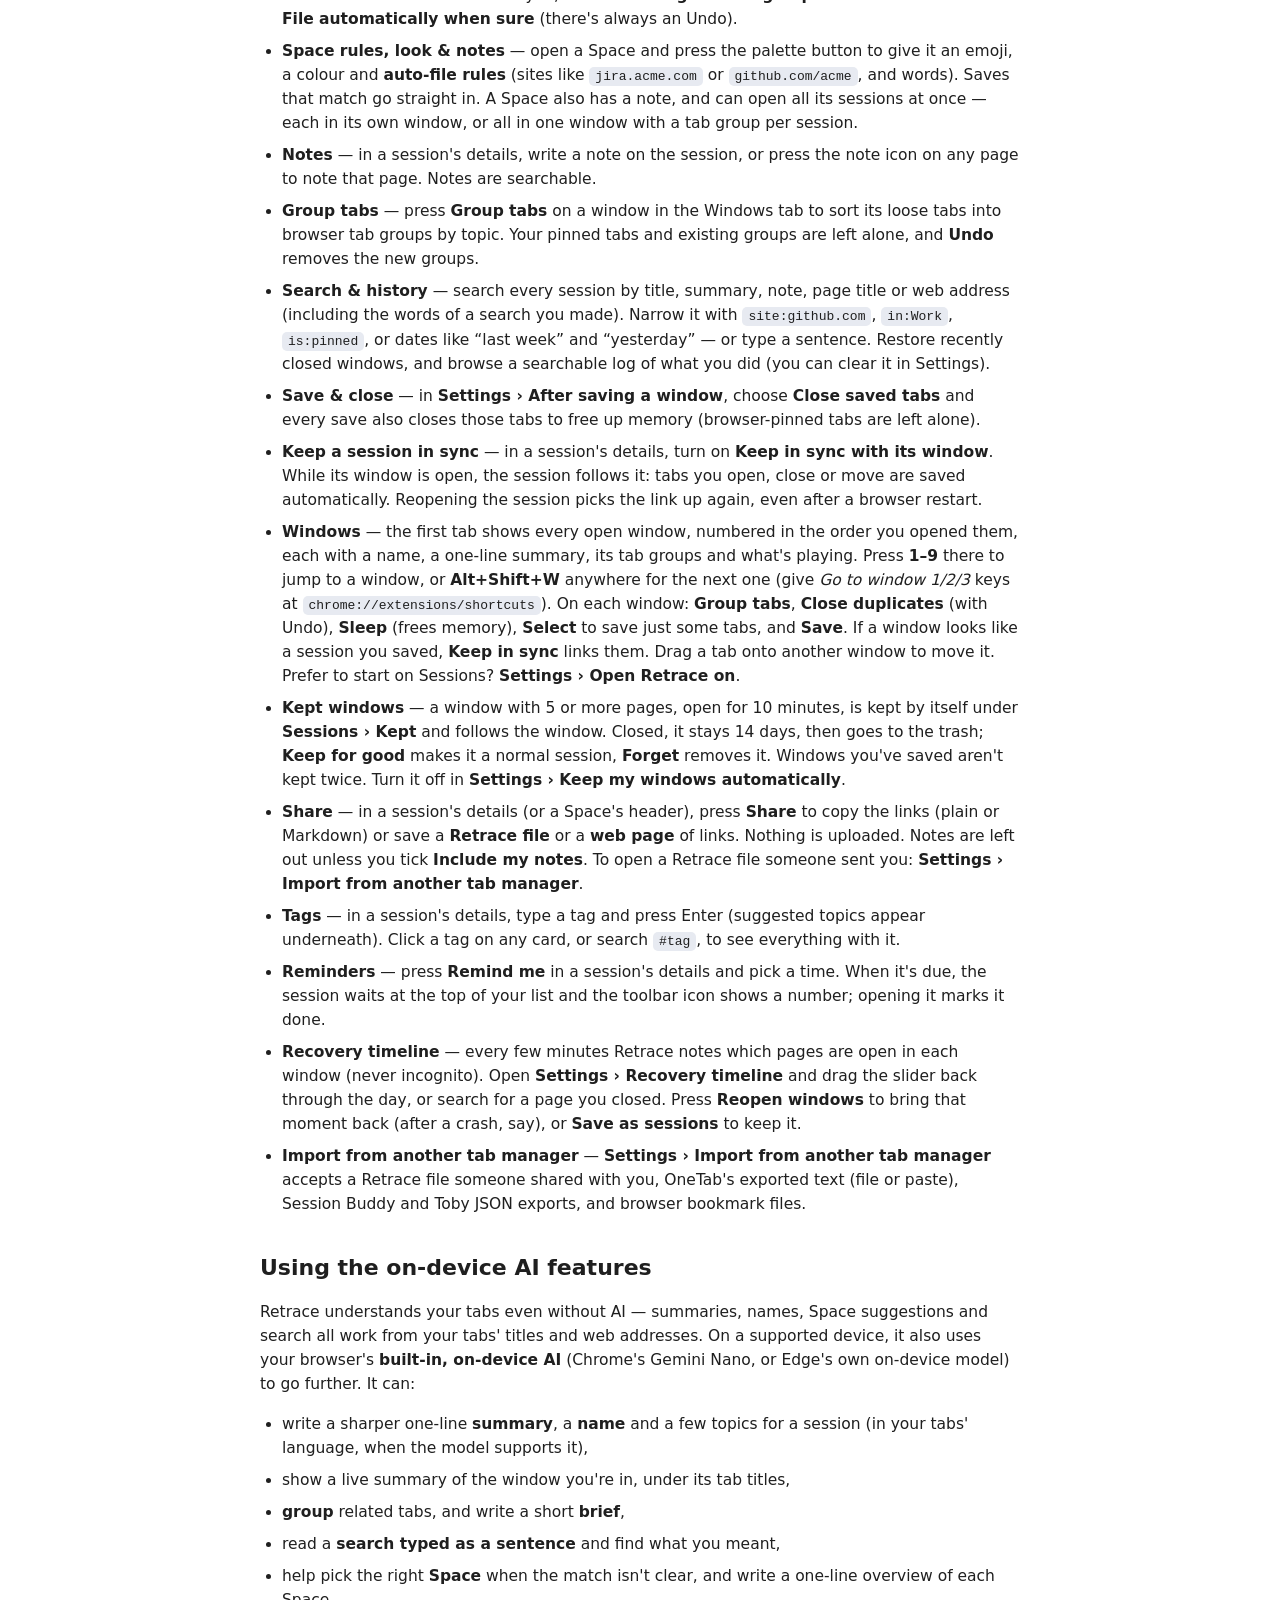
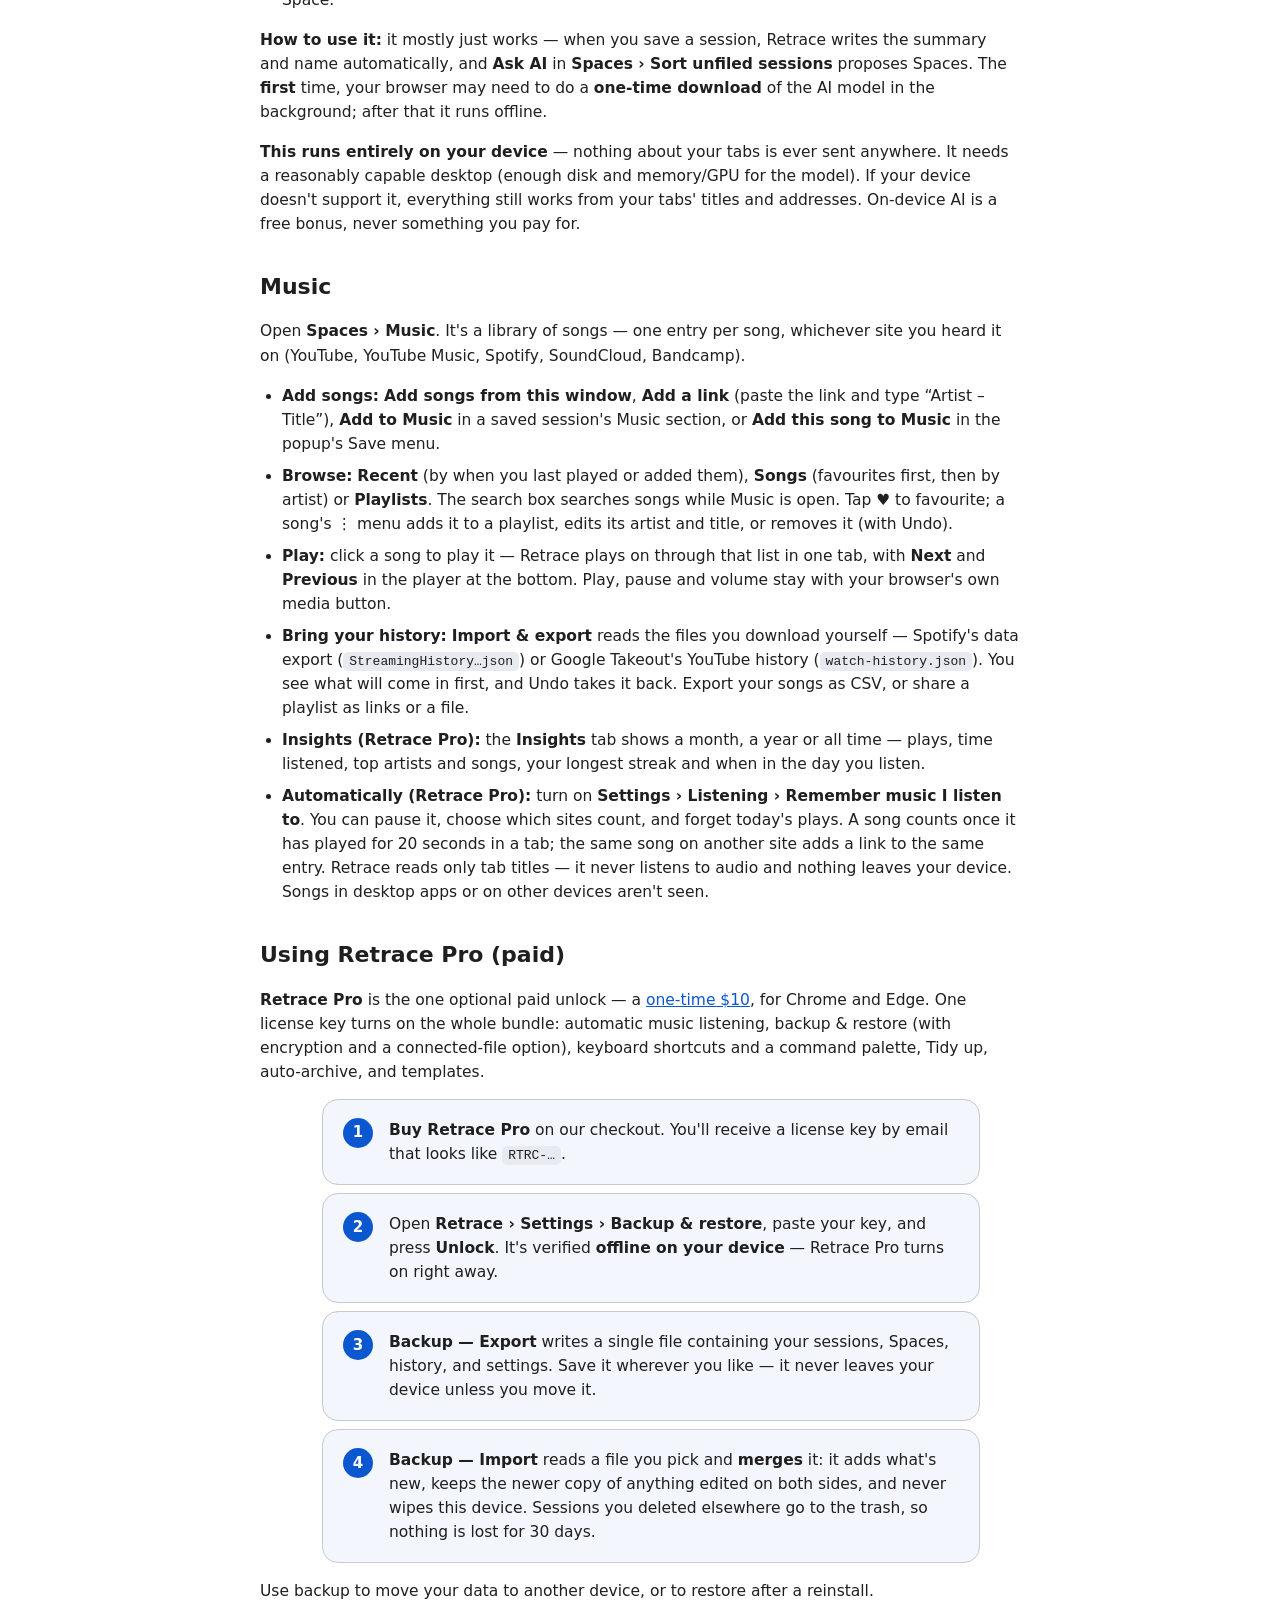
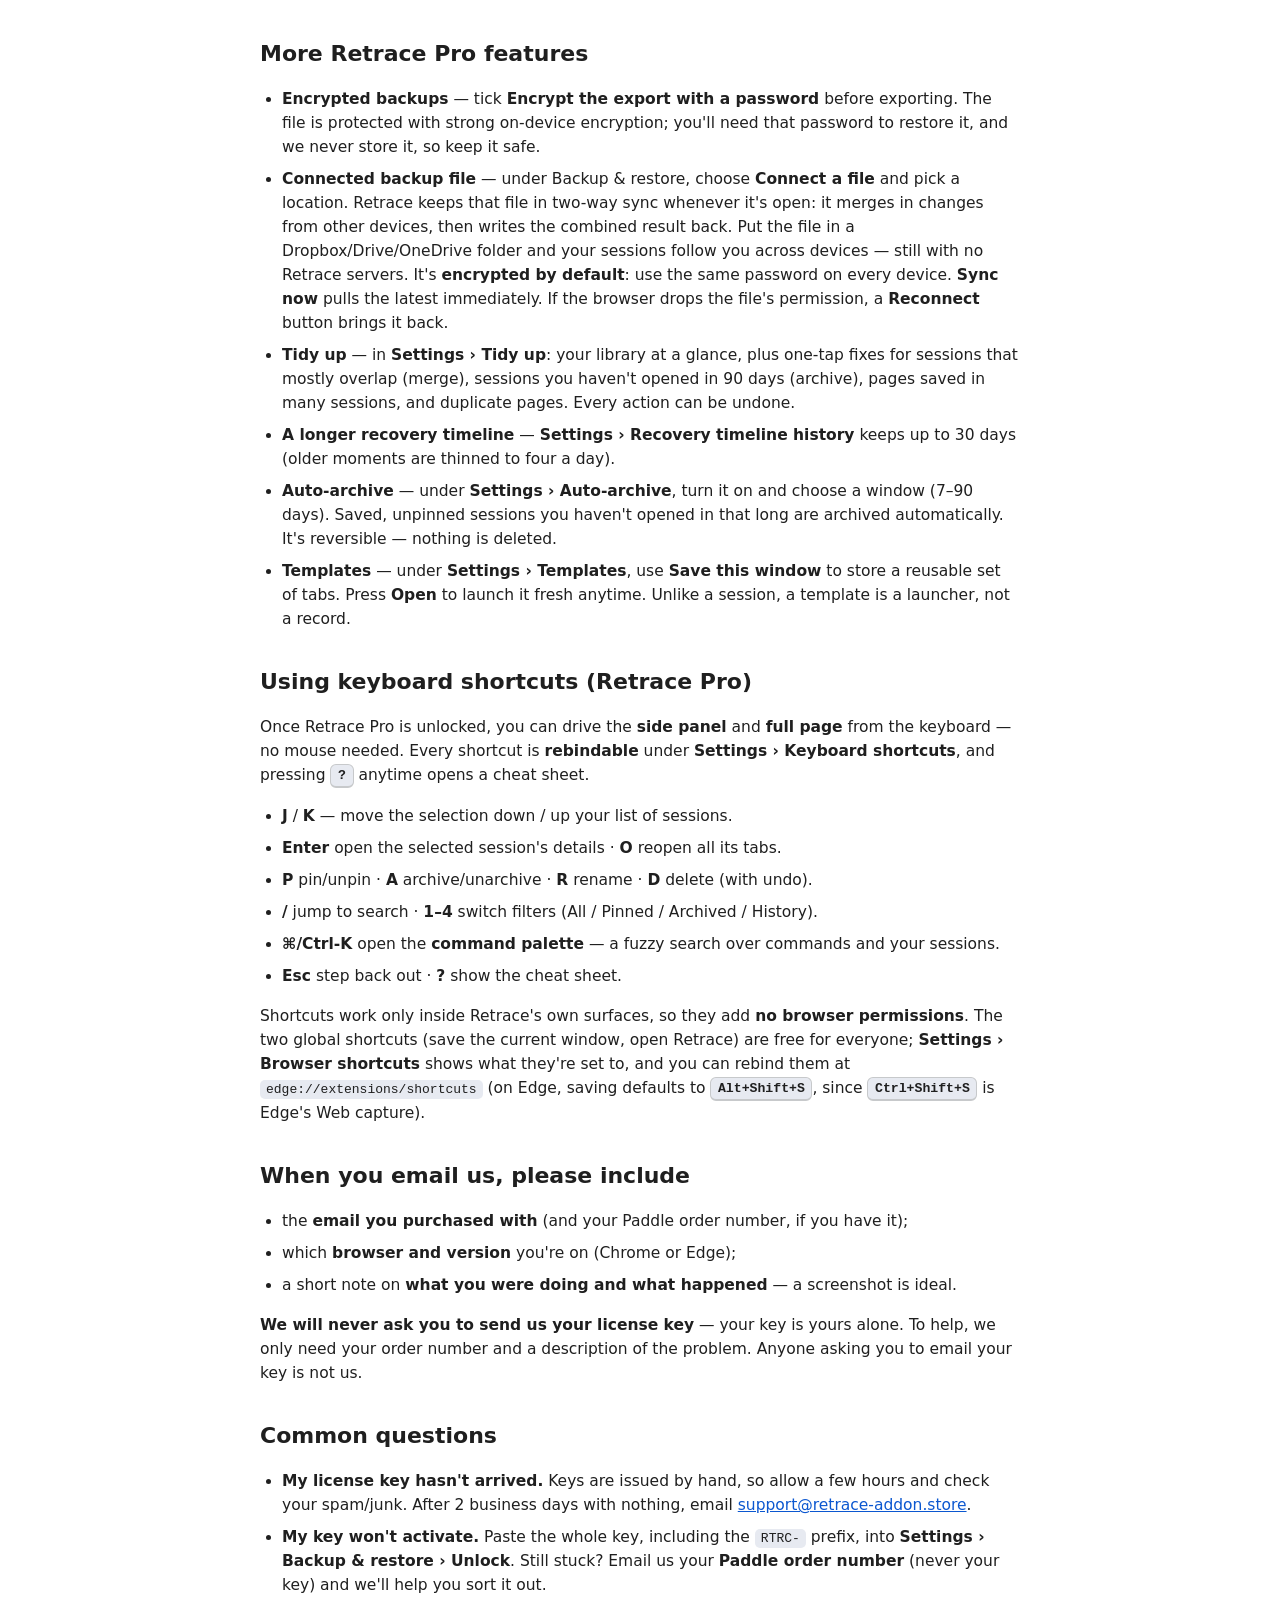
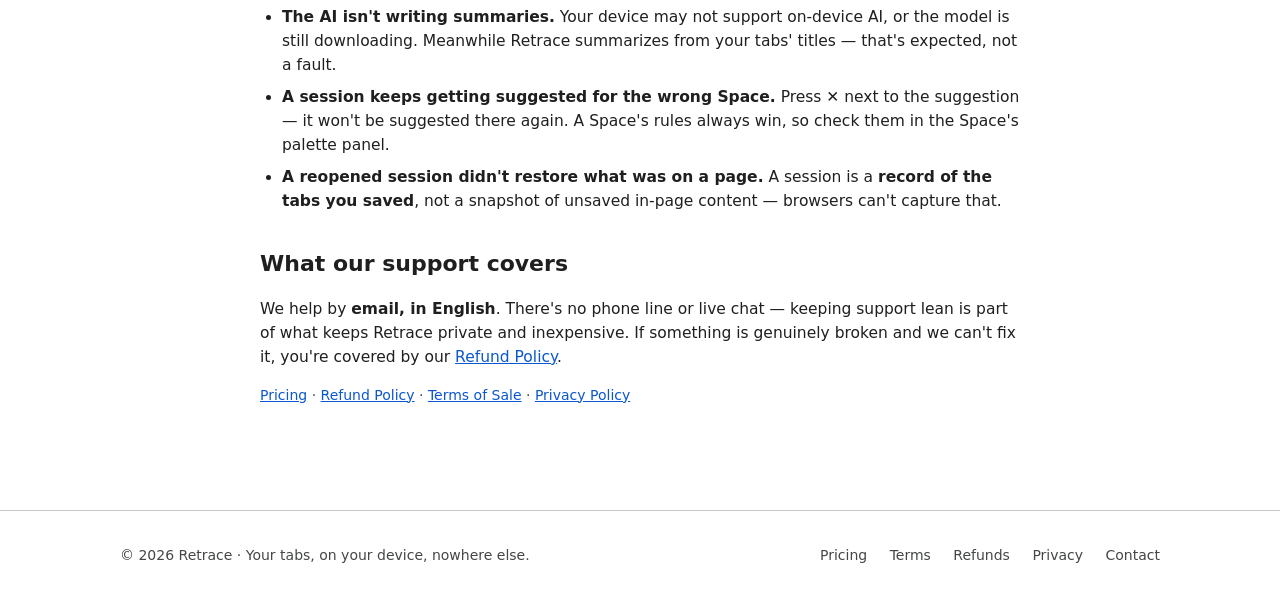
<file: support.html>
<!doctype html>
<html lang="en">
<head>
<meta charset="utf-8">
<meta name="viewport" content="width=device-width, initial-scale=1">
<meta http-equiv="Content-Security-Policy" content="default-src 'self'; script-src 'self'; style-src 'self'; img-src 'self'; font-src 'self'; connect-src 'none'; frame-src 'none'; object-src 'none'; base-uri 'self'; form-action 'none'">
<meta name="referrer" content="strict-origin-when-cross-origin">
<title>Retrace — Support &amp; help</title>
<meta name="description" content="How to get help with Retrace and how to use it — the free features, the on-device AI, and the paid Backup & restore. Support by email at support@retrace-addon.store.">
<link rel="icon" href="icon.png?v=2">
<link rel="apple-touch-icon" href="apple-touch-icon.png">
<link rel="stylesheet" href="styles.css?v=5">
</head>
<body>

<header class="site">
  <div class="wrap nav">
    <a class="brand" href="index.html"><img src="icon.png?v=2" alt="">Retrace</a>
    <nav class="links">
      <a href="index.html#features">Features</a>
      <a href="pricing.html">Pricing</a>
      <a href="privacy.html">Privacy</a>
      <a class="btn primary" href="index.html#get">Get Retrace</a>
    </nav>
  </div>
</header>

<main class="wrap article">
  <a class="back" href="index.html">← Back to Retrace</a>
  <h1>Support &amp; help</h1>
  <p class="updated">Last updated: 2026-09-23</p>

  <p>Retrace is a small, independent product, and we help you <b>directly by email</b> — no tickets, no bots, no call queue. This page covers <b>how to reach us</b>, and <b>how to use Retrace</b>: the free features, the on-device AI, and <b>Retrace Pro</b> (backup &amp; restore and keyboard shortcuts).</p>

  <h2>How to reach us</h2>
  <ul>
    <li><b>Purchases, license keys &amp; Backup &amp; restore</b> → <a href="mailto:support@retrace-addon.store">support@retrace-addon.store</a></li>
    <li><b>General or privacy questions</b> → <a href="mailto:contact@retrace-addon.store">contact@retrace-addon.store</a></li>
  </ul>
  <p>Not sure which to use? Just email <a href="mailto:support@retrace-addon.store">support@retrace-addon.store</a>. We're a solo team and reply as soon as we can — <b>usually within 1–2 business days</b>, and every message is answered by a person. <b>If you hit a problem, please email us before requesting a refund</b> — we can usually fix it quickly.</p>

  <h2>The basics: sessions &amp; Spaces</h2>
  <p>A <b>session</b> is a saved snapshot of a window's tabs that you can search and reopen later. A <b>Space</b> is a folder that gathers related sessions over time. Retrace opens on <b>Windows</b> — everything open right now — and has three surfaces that share one design — a compact <b>popup</b>, a <b>side panel</b>, and a <b>full page</b> — so you can work from any of them. Press <b>Alt+Shift+R</b> on any tab to open it (change the key at <code>chrome://extensions/shortcuts</code>).</p>

  <h2>Using the free features</h2>
  <ul>
    <li><b>Save a window</b> — click <b>Save</b> to store the current window as a session, or press the keyboard shortcut (<code>Ctrl/Cmd+Shift+S</code>). Saving the same window again <b>refreshes</b> that session instead of creating a duplicate.</li>
    <li><b>Save just some tabs</b> — in the side panel or full page, tick the tabs you want and the button switches to “Save N tabs.”</li>
    <li><b>Tab groups are kept</b> — if the window uses Chrome tab groups, Retrace stores their names and colors and restores them when you reopen the session.</li>
    <li><b>Reopen</b> — open a session in a new window, or add its tabs to the <b>current</b> window from the session's detail panel.</li>
    <li><b>Pin</b> — pin the sessions that matter so they reopen when your browser starts (you can turn this on in Settings).</li>
    <li><b>Archive</b> — tuck sessions you don't need often out of the main list without deleting them.</li>
    <li><b>Rename &amp; delete</b> — rename any session, or delete it; destructive actions show an <b>Undo</b>. Deleted sessions also go to a <b>30-day trash</b> in Settings, so you can restore them later.</li>
    <li><b>Sort &amp; multi-select</b> — sort your list by recent, name, or number of tabs, and use <b>Select</b> to archive, delete, or move several sessions to a Space at once.</li>
    <li><b>Grow a session</b> — use <b>Add this window</b> to fold the current tabs into an existing session, or remove a single tab from it.</li>
    <li><b>Default spaces &amp; sub-spaces</b> — the Spaces tab offers Work, Personal, Learning, Shopping and Travel once; add them and Retrace files matching sessions into them, now and as you save. Put a space inside another from its palette button (<b>Inside</b>), or use <b>Sub-spaces › New</b> in a space. <code>in:Work</code> searches Work and its sub-spaces.</li>
    <li><b>Spaces</b> — create folders and move sessions into them to keep related work together. Retrace learns what each Space is about: when you save a window it suggests the right Space (tap <b>Add</b>), and <b>Spaces › Sort unfiled sessions</b> files the rest in a tap and proposes new Spaces. To have clear matches filed for you, choose <b>Settings › Saving › Spaces for new sessions › File automatically when sure</b> (there's always an Undo).</li>
    <li><b>Space rules, look &amp; notes</b> — open a Space and press the palette button to give it an emoji, a colour and <b>auto-file rules</b> (sites like <code>jira.acme.com</code> or <code>github.com/acme</code>, and words). Saves that match go straight in. A Space also has a note, and can open all its sessions at once — each in its own window, or all in one window with a tab group per session.</li>
    <li><b>Notes</b> — in a session's details, write a note on the session, or press the note icon on any page to note that page. Notes are searchable.</li>
    <li><b>Group tabs</b> — press <b>Group tabs</b> on a window in the Windows tab to sort its loose tabs into browser tab groups by topic. Your pinned tabs and existing groups are left alone, and <b>Undo</b> removes the new groups.</li>
    <li><b>Search &amp; history</b> — search every session by title, summary, note, page title or web address (including the words of a search you made). Narrow it with <code>site:github.com</code>, <code>in:Work</code>, <code>is:pinned</code>, or dates like “last week” and “yesterday” — or type a sentence. Restore recently closed windows, and browse a searchable log of what you did (you can clear it in Settings).</li>
    <li><b>Save &amp; close</b> — in <b>Settings › After saving a window</b>, choose <b>Close saved tabs</b> and every save also closes those tabs to free up memory (browser-pinned tabs are left alone).</li>
    <li><b>Keep a session in sync</b> — in a session's details, turn on <b>Keep in sync with its window</b>. While its window is open, the session follows it: tabs you open, close or move are saved automatically. Reopening the session picks the link up again, even after a browser restart.</li>
    <li><b>Windows</b> — the first tab shows every open window, numbered in the order you opened them, each with a name, a one-line summary, its tab groups and what's playing. Press <b>1–9</b> there to jump to a window, or <b>Alt+Shift+W</b> anywhere for the next one (give <i>Go to window 1/2/3</i> keys at <code>chrome://extensions/shortcuts</code>). On each window: <b>Group tabs</b>, <b>Close duplicates</b> (with Undo), <b>Sleep</b> (frees memory), <b>Select</b> to save just some tabs, and <b>Save</b>. If a window looks like a session you saved, <b>Keep in sync</b> links them. Drag a tab onto another window to move it. Prefer to start on Sessions? <b>Settings › Open Retrace on</b>.</li>
    <li><b>Kept windows</b> — a window with 5 or more pages, open for 10 minutes, is kept by itself under <b>Sessions › Kept</b> and follows the window. Closed, it stays 14 days, then goes to the trash; <b>Keep for good</b> makes it a normal session, <b>Forget</b> removes it. Windows you've saved aren't kept twice. Turn it off in <b>Settings › Keep my windows automatically</b>.</li>
    <li><b>Share</b> — in a session's details (or a Space's header), press <b>Share</b> to copy the links (plain or Markdown) or save a <b>Retrace file</b> or a <b>web page</b> of links. Nothing is uploaded. Notes are left out unless you tick <b>Include my notes</b>. To open a Retrace file someone sent you: <b>Settings › Import from another tab manager</b>.</li>
    <li><b>Tags</b> — in a session's details, type a tag and press Enter (suggested topics appear underneath). Click a tag on any card, or search <code>#tag</code>, to see everything with it.</li>
    <li><b>Reminders</b> — press <b>Remind me</b> in a session's details and pick a time. When it's due, the session waits at the top of your list and the toolbar icon shows a number; opening it marks it done.</li>
    <li><b>Recovery timeline</b> — every few minutes Retrace notes which pages are open in each window (never incognito). Open <b>Settings › Recovery timeline</b> and drag the slider back through the day, or search for a page you closed. Press <b>Reopen windows</b> to bring that moment back (after a crash, say), or <b>Save as sessions</b> to keep it.</li>
    <li><b>Import from another tab manager</b> — <b>Settings › Import from another tab manager</b> accepts a Retrace file someone shared with you, OneTab's exported text (file or paste), Session Buddy and Toby JSON exports, and browser bookmark files.</li>
  </ul>

  <h2>Using the on-device AI features</h2>
  <p>Retrace understands your tabs even without AI — summaries, names, Space suggestions and search all work from your tabs' titles and web addresses. On a supported device, it also uses your browser's <b>built-in, on-device AI</b> (Chrome's Gemini Nano, or Edge's own on-device model) to go further. It can:</p>
  <ul>
    <li>write a sharper one-line <b>summary</b>, a <b>name</b> and a few topics for a session (in your tabs' language, when the model supports it),</li>
    <li>show a live summary of the window you're in, under its tab titles,</li>
    <li><b>group</b> related tabs, and write a short <b>brief</b>,</li>
    <li>read a <b>search typed as a sentence</b> and find what you meant,</li>
    <li>help pick the right <b>Space</b> when the match isn't clear, and write a one-line overview of each Space.</li>
  </ul>
  <p><b>How to use it:</b> it mostly just works — when you save a session, Retrace writes the summary and name automatically, and <b>Ask AI</b> in <b>Spaces › Sort unfiled sessions</b> proposes Spaces. The <b>first</b> time, your browser may need to do a <b>one-time download</b> of the AI model in the background; after that it runs offline.</p>
  <p><b>This runs entirely on your device</b> — nothing about your tabs is ever sent anywhere. It needs a reasonably capable desktop (enough disk and memory/GPU for the model). If your device doesn't support it, everything still works from your tabs' titles and addresses. On-device AI is a free bonus, never something you pay for.</p>

  <h2>Music</h2>
  <p>Open <b>Spaces › Music</b>. It's a library of songs — one entry per song, whichever site you heard it on (YouTube, YouTube Music, Spotify, SoundCloud, Bandcamp).</p>
  <ul>
    <li><b>Add songs:</b> <b>Add songs from this window</b>, <b>Add a link</b> (paste the link and type “Artist – Title”), <b>Add to Music</b> in a saved session's Music section, or <b>Add this song to Music</b> in the popup's Save menu.</li>
    <li><b>Browse:</b> <b>Recent</b> (by when you last played or added them), <b>Songs</b> (favourites first, then by artist) or <b>Playlists</b>. The search box searches songs while Music is open. Tap ♥ to favourite; a song's ⋮ menu adds it to a playlist, edits its artist and title, or removes it (with Undo).</li>
    <li><b>Play:</b> click a song to play it — Retrace plays on through that list in one tab, with <b>Next</b> and <b>Previous</b> in the player at the bottom. Play, pause and volume stay with your browser's own media button.</li>
    <li><b>Bring your history:</b> <b>Import &amp; export</b> reads the files you download yourself — Spotify's data export (<code>StreamingHistory…json</code>) or Google Takeout's YouTube history (<code>watch-history.json</code>). You see what will come in first, and Undo takes it back. Export your songs as CSV, or share a playlist as links or a file.</li>
    <li><b>Insights (Retrace Pro):</b> the <b>Insights</b> tab shows a month, a year or all time — plays, time listened, top artists and songs, your longest streak and when in the day you listen.</li>
    <li><b>Automatically (Retrace Pro):</b> turn on <b>Settings › Listening › Remember music I listen to</b>. You can pause it, choose which sites count, and forget today's plays. A song counts once it has played for 20 seconds in a tab; the same song on another site adds a link to the same entry. Retrace reads only tab titles — it never listens to audio and nothing leaves your device. Songs in desktop apps or on other devices aren't seen.</li>
  </ul>

  <h2>Using Retrace Pro (paid)</h2>
  <p><b>Retrace Pro</b> is the one optional paid unlock — a <a href="pricing.html">one-time $10</a>, for Chrome and Edge. One license key turns on the whole bundle: automatic music listening, backup &amp; restore (with encryption and a connected-file option), keyboard shortcuts and a command palette, Tidy up, auto-archive, and templates.</p>
  <ol class="steps">
    <li><div><b>Buy Retrace Pro</b> on our checkout. You'll receive a license key by email that looks like <code>RTRC-…</code>.</div></li>
    <li><div>Open <b>Retrace › Settings › Backup &amp; restore</b>, paste your key, and press <b>Unlock</b>. It's verified <b>offline on your device</b> — Retrace Pro turns on right away.</div></li>
    <li><div><b>Backup — Export</b> writes a single file containing your sessions, Spaces, history, and settings. Save it wherever you like — it never leaves your device unless you move it.</div></li>
    <li><div><b>Backup — Import</b> reads a file you pick and <b>merges</b> it: it adds what's new, keeps the newer copy of anything edited on both sides, and never wipes this device. Sessions you deleted elsewhere go to the trash, so nothing is lost for 30 days.</div></li>
  </ol>
  <p>Use backup to move your data to another device, or to restore after a reinstall.</p>

  <h2>More Retrace Pro features</h2>
  <ul>
    <li><b>Encrypted backups</b> — tick <b>Encrypt the export with a password</b> before exporting. The file is protected with strong on-device encryption; you'll need that password to restore it, and we never store it, so keep it safe.</li>
    <li><b>Connected backup file</b> — under Backup &amp; restore, choose <b>Connect a file</b> and pick a location. Retrace keeps that file in two-way sync whenever it's open: it merges in changes from other devices, then writes the combined result back. Put the file in a Dropbox/Drive/OneDrive folder and your sessions follow you across devices — still with no Retrace servers. It's <b>encrypted by default</b>: use the same password on every device. <b>Sync now</b> pulls the latest immediately. If the browser drops the file's permission, a <b>Reconnect</b> button brings it back.</li>
    <li><b>Tidy up</b> — in <b>Settings › Tidy up</b>: your library at a glance, plus one-tap fixes for sessions that mostly overlap (merge), sessions you haven't opened in 90 days (archive), pages saved in many sessions, and duplicate pages. Every action can be undone.</li>
    <li><b>A longer recovery timeline</b> — <b>Settings › Recovery timeline history</b> keeps up to 30 days (older moments are thinned to four a day).</li>
    <li><b>Auto-archive</b> — under <b>Settings › Auto-archive</b>, turn it on and choose a window (7–90 days). Saved, unpinned sessions you haven't opened in that long are archived automatically. It's reversible — nothing is deleted.</li>
    <li><b>Templates</b> — under <b>Settings › Templates</b>, use <b>Save this window</b> to store a reusable set of tabs. Press <b>Open</b> to launch it fresh anytime. Unlike a session, a template is a launcher, not a record.</li>
  </ul>

  <h2>Using keyboard shortcuts (Retrace Pro)</h2>
  <p>Once Retrace Pro is unlocked, you can drive the <b>side panel</b> and <b>full page</b> from the keyboard — no mouse needed. Every shortcut is <b>rebindable</b> under <b>Settings › Keyboard shortcuts</b>, and pressing <kbd>?</kbd> anytime opens a cheat sheet.</p>
  <ul>
    <li><b>J</b> / <b>K</b> — move the selection down / up your list of sessions.</li>
    <li><b>Enter</b> open the selected session's details · <b>O</b> reopen all its tabs.</li>
    <li><b>P</b> pin/unpin · <b>A</b> archive/unarchive · <b>R</b> rename · <b>D</b> delete (with undo).</li>
    <li><b>/</b> jump to search · <b>1–4</b> switch filters (All / Pinned / Archived / History).</li>
    <li><b>⌘/Ctrl-K</b> open the <b>command palette</b> — a fuzzy search over commands and your sessions.</li>
    <li><b>Esc</b> step back out · <b>?</b> show the cheat sheet.</li>
  </ul>
  <p>Shortcuts work only inside Retrace's own surfaces, so they add <b>no browser permissions</b>. The two global shortcuts (save the current window, open Retrace) are free for everyone; <b>Settings › Browser shortcuts</b> shows what they're set to, and you can rebind them at <code>edge://extensions/shortcuts</code> (on Edge, saving defaults to <kbd>Alt+Shift+S</kbd>, since <kbd>Ctrl+Shift+S</kbd> is Edge's Web capture).</p>

  <h2>When you email us, please include</h2>
  <ul>
    <li>the <b>email you purchased with</b> (and your Paddle order number, if you have it);</li>
    <li>which <b>browser and version</b> you're on (Chrome or Edge);</li>
    <li>a short note on <b>what you were doing and what happened</b> — a screenshot is ideal.</li>
  </ul>
  <p><b>We will never ask you to send us your license key</b> — your key is yours alone. To help, we only need your order number and a description of the problem. Anyone asking you to email your key is not us.</p>

  <h2>Common questions</h2>
  <ul>
    <li><b>My license key hasn't arrived.</b> Keys are issued by hand, so allow a few hours and check your spam/junk. After 2 business days with nothing, email <a href="mailto:support@retrace-addon.store">support@retrace-addon.store</a>.</li>
    <li><b>My key won't activate.</b> Paste the whole key, including the <code>RTRC-</code> prefix, into <b>Settings › Backup &amp; restore › Unlock</b>. Still stuck? Email us your <b>Paddle order number</b> (never your key) and we'll help you sort it out.</li>
    <li><b>The AI isn't writing summaries.</b> Your device may not support on-device AI, or the model is still downloading. Meanwhile Retrace summarizes from your tabs' titles — that's expected, not a fault.</li>
    <li><b>A session keeps getting suggested for the wrong Space.</b> Press ✕ next to the suggestion — it won't be suggested there again. A Space's rules always win, so check them in the Space's palette panel.</li>
    <li><b>A reopened session didn't restore what was on a page.</b> A session is a <b>record of the tabs you saved</b>, not a snapshot of unsaved in-page content — browsers can't capture that.</li>
  </ul>

  <h2>What our support covers</h2>
  <p>We help by <b>email, in English</b>. There's no phone line or live chat — keeping support lean is part of what keeps Retrace private and inexpensive. If something is genuinely broken and we can't fix it, you're covered by our <a href="refund.html">Refund Policy</a>.</p>

  <p class="updated"><a href="pricing.html">Pricing</a> · <a href="refund.html">Refund Policy</a> · <a href="terms.html">Terms of Sale</a> · <a href="privacy.html">Privacy Policy</a></p>
</main>

<footer class="site">
  <div class="wrap row">
    <div>© <span id="yr"></span> Retrace · Your tabs, on your device, nowhere else.</div>
    <nav>
      <a href="pricing.html">Pricing</a>
      <a href="terms.html">Terms</a>
      <a href="refund.html">Refunds</a>
      <a href="privacy.html">Privacy</a>
      <a href="mailto:support@retrace-addon.store">Contact</a>
    </nav>
  </div>
</footer>

<script src="year.js"></script>
</body>
</html>
</file>
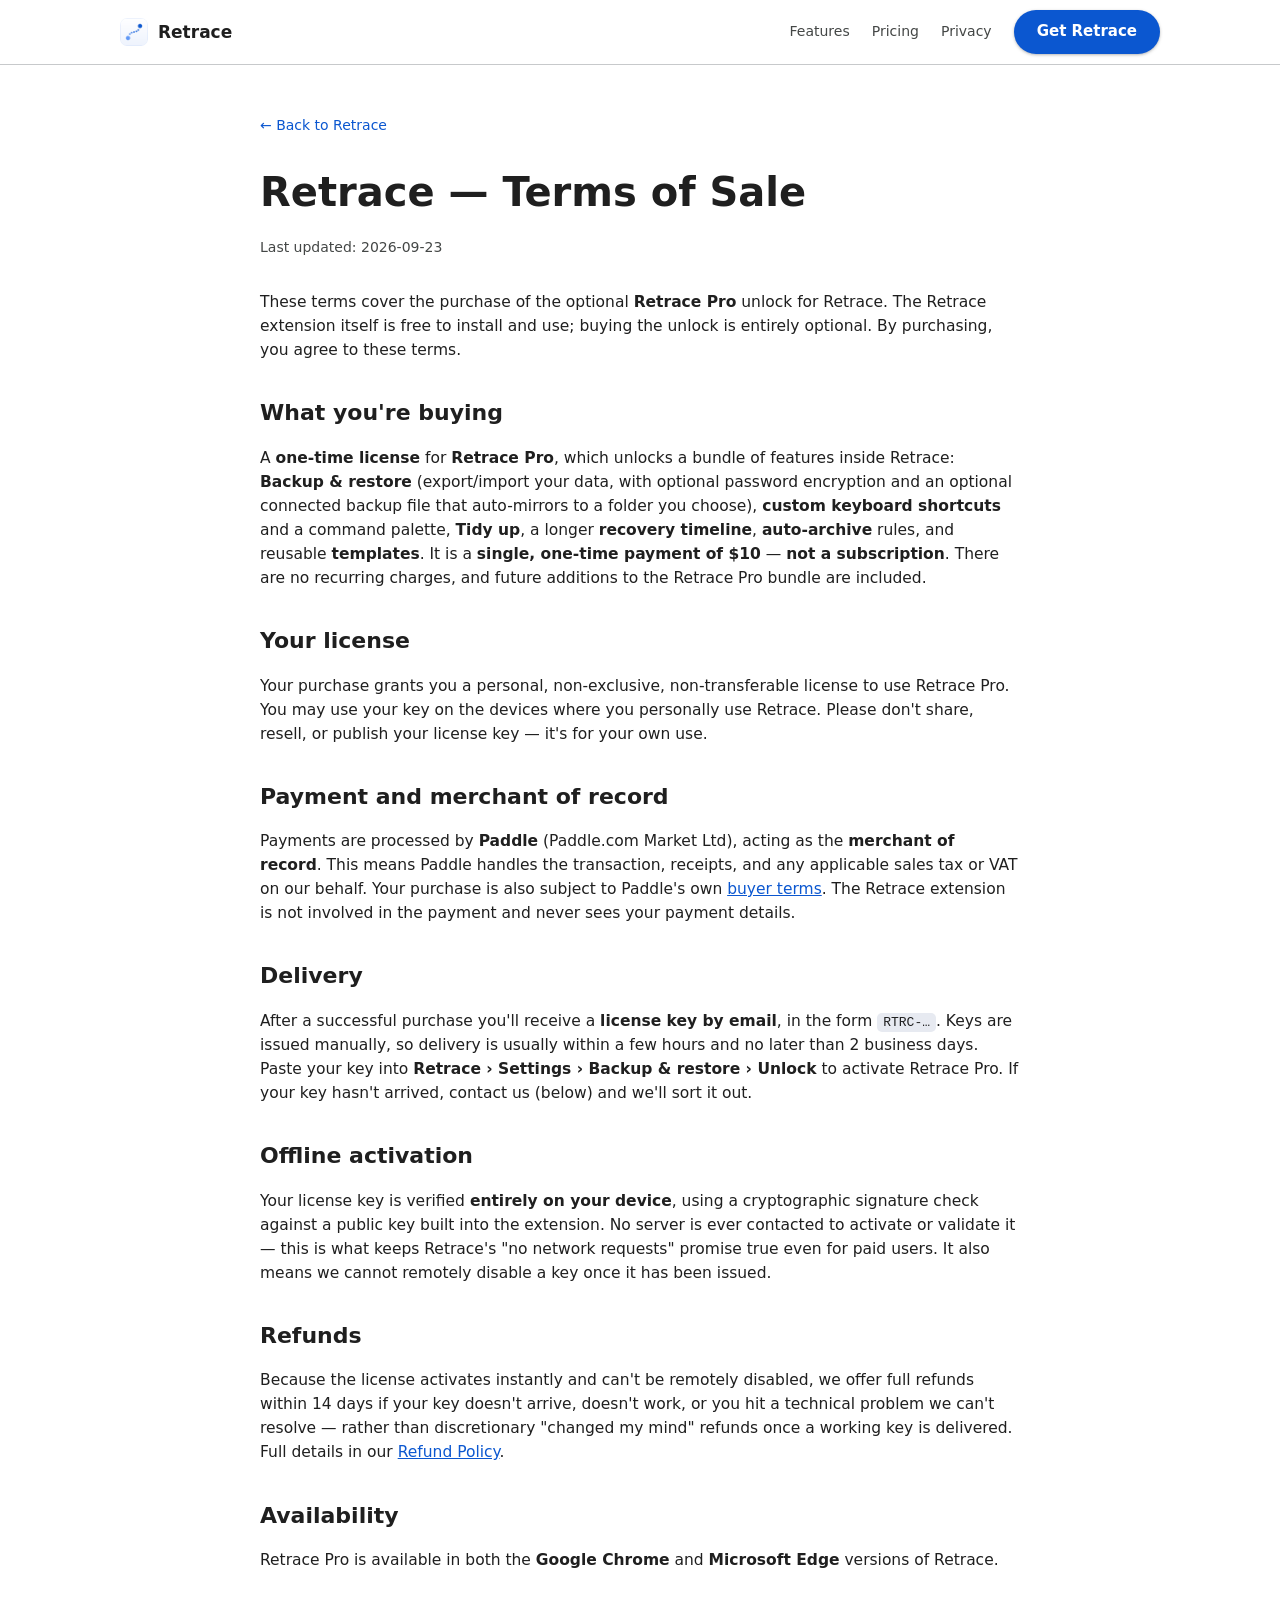
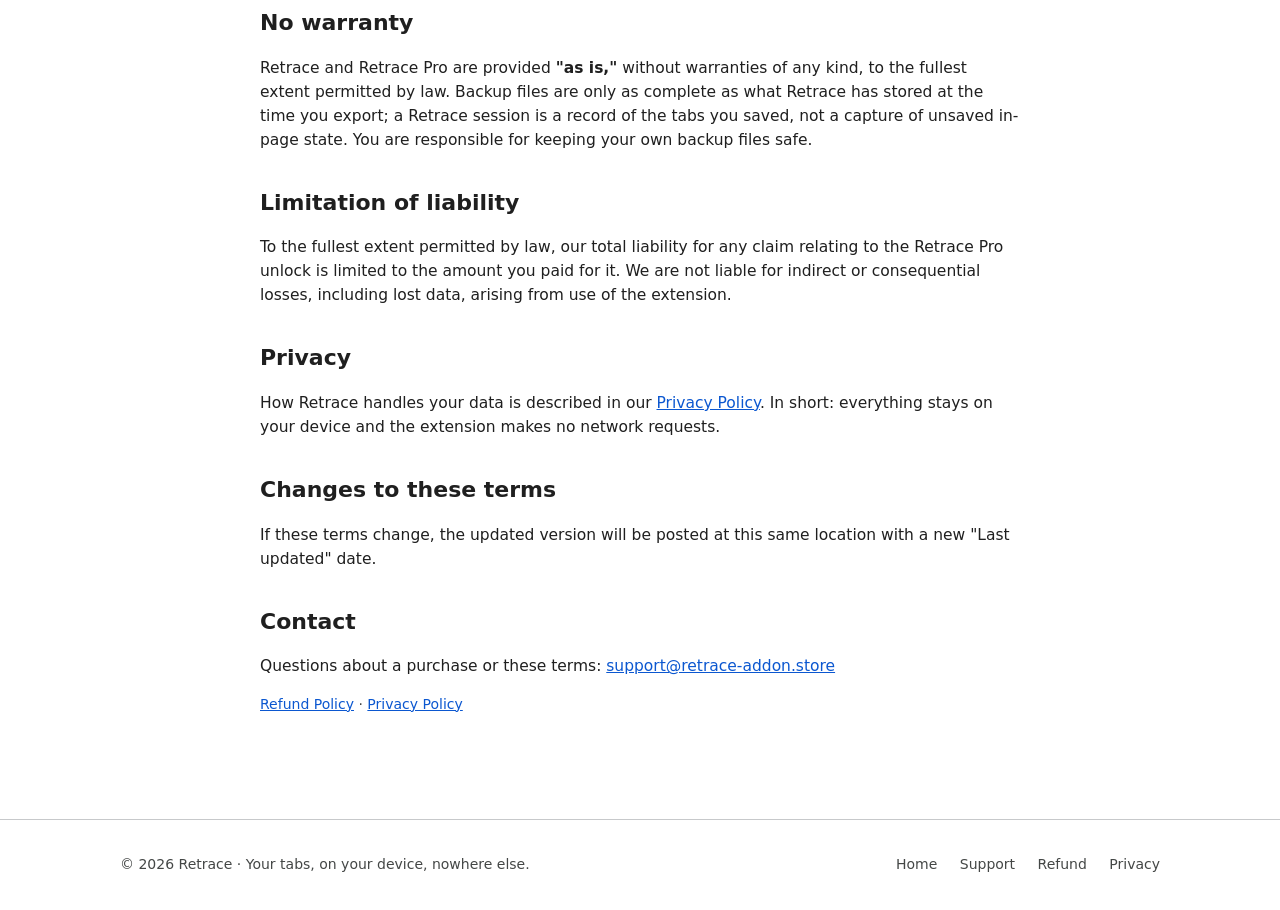
<file: terms.html>
<!doctype html>
<html lang="en">
<head>
<meta charset="utf-8">
<meta name="viewport" content="width=device-width, initial-scale=1">
<meta http-equiv="Content-Security-Policy" content="default-src 'self'; script-src 'self'; style-src 'self'; img-src 'self'; font-src 'self'; connect-src 'none'; frame-src 'none'; object-src 'none'; base-uri 'self'; form-action 'none'">
<meta name="referrer" content="strict-origin-when-cross-origin">
<title>Retrace — Terms of Sale</title>
<meta name="description" content="Terms of sale for Retrace and its optional one-time Retrace Pro unlock.">
<link rel="icon" href="icon.png?v=2">
<link rel="apple-touch-icon" href="apple-touch-icon.png">
<link rel="stylesheet" href="styles.css?v=5">
</head>
<body>

<header class="site">
  <div class="wrap nav">
    <a class="brand" href="index.html"><img src="icon.png?v=2" alt="">Retrace</a>
    <nav class="links">
      <a href="index.html#features">Features</a>
      <a href="pricing.html">Pricing</a>
      <a href="privacy.html">Privacy</a>
      <a class="btn primary" href="index.html#get">Get Retrace</a>
    </nav>
  </div>
</header>

<main class="wrap article">
  <a class="back" href="index.html">← Back to Retrace</a>
  <h1>Retrace — Terms of Sale</h1>
  <p class="updated">Last updated: 2026-09-23</p>

  <p>These terms cover the purchase of the optional <b>Retrace Pro</b> unlock for Retrace. The Retrace extension itself is free to install and use; buying the unlock is entirely optional. By purchasing, you agree to these terms.</p>

  <h2>What you're buying</h2>
  <p>A <b>one-time license</b> for <b>Retrace Pro</b>, which unlocks a bundle of features inside Retrace: <b>Backup &amp; restore</b> (export/import your data, with optional password encryption and an optional connected backup file that auto-mirrors to a folder you choose), <b>custom keyboard shortcuts</b> and a command palette, <b>Tidy up</b>, a longer <b>recovery timeline</b>, <b>auto-archive</b> rules, and reusable <b>templates</b>. It is a <b>single, one-time payment of $10</b> — <b>not a subscription</b>. There are no recurring charges, and future additions to the Retrace Pro bundle are included.</p>

  <h2>Your license</h2>
  <p>Your purchase grants you a personal, non-exclusive, non-transferable license to use Retrace Pro. You may use your key on the devices where you personally use Retrace. Please don't share, resell, or publish your license key — it's for your own use.</p>

  <h2>Payment and merchant of record</h2>
  <p>Payments are processed by <b>Paddle</b> (Paddle.com Market Ltd), acting as the <b>merchant of record</b>. This means Paddle handles the transaction, receipts, and any applicable sales tax or VAT on our behalf. Your purchase is also subject to Paddle's own <a href="https://www.paddle.com/legal/checkout-buyer-terms" rel="noopener">buyer terms</a>. The Retrace extension is not involved in the payment and never sees your payment details.</p>

  <h2>Delivery</h2>
  <p>After a successful purchase you'll receive a <b>license key by email</b>, in the form <code>RTRC-…</code>. Keys are issued manually, so delivery is usually within a few hours and no later than 2 business days. Paste your key into <b>Retrace › Settings › Backup &amp; restore › Unlock</b> to activate Retrace Pro. If your key hasn't arrived, contact us (below) and we'll sort it out.</p>

  <h2>Offline activation</h2>
  <p>Your license key is verified <b>entirely on your device</b>, using a cryptographic signature check against a public key built into the extension. No server is ever contacted to activate or validate it — this is what keeps Retrace's "no network requests" promise true even for paid users. It also means we cannot remotely disable a key once it has been issued.</p>

  <h2>Refunds</h2>
  <p>Because the license activates instantly and can't be remotely disabled, we offer full refunds within 14 days if your key doesn't arrive, doesn't work, or you hit a technical problem we can't resolve — rather than discretionary "changed my mind" refunds once a working key is delivered. Full details in our <a href="refund.html">Refund Policy</a>.</p>

  <h2>Availability</h2>
  <p>Retrace Pro is available in both the <b>Google Chrome</b> and <b>Microsoft Edge</b> versions of Retrace.</p>

  <h2>No warranty</h2>
  <p>Retrace and Retrace Pro are provided <b>"as is,"</b> without warranties of any kind, to the fullest extent permitted by law. Backup files are only as complete as what Retrace has stored at the time you export; a Retrace session is a record of the tabs you saved, not a capture of unsaved in-page state. You are responsible for keeping your own backup files safe.</p>

  <h2>Limitation of liability</h2>
  <p>To the fullest extent permitted by law, our total liability for any claim relating to the Retrace Pro unlock is limited to the amount you paid for it. We are not liable for indirect or consequential losses, including lost data, arising from use of the extension.</p>

  <h2>Privacy</h2>
  <p>How Retrace handles your data is described in our <a href="privacy.html">Privacy Policy</a>. In short: everything stays on your device and the extension makes no network requests.</p>

  <h2>Changes to these terms</h2>
  <p>If these terms change, the updated version will be posted at this same location with a new "Last updated" date.</p>

  <h2>Contact</h2>
  <p>Questions about a purchase or these terms: <a href="mailto:support@retrace-addon.store">support@retrace-addon.store</a></p>

  <p class="updated"><a href="refund.html">Refund Policy</a> · <a href="privacy.html">Privacy Policy</a></p>
</main>

<footer class="site">
  <div class="wrap row">
    <div>© <span id="yr"></span> Retrace · Your tabs, on your device, nowhere else.</div>
    <nav><a href="index.html">Home</a> <a href="support.html">Support</a> <a href="refund.html">Refund</a> <a href="privacy.html">Privacy</a></nav>
  </div>
</footer>

<script src="year.js"></script>
</body>
</html>
</file>
<file: styles.css>
/* Retrace site — Material 3 tokens lifted from the extension's sidepanel.css so the
   page matches the product. No web fonts / no CDN, keeping the "no network" ethos.
   Browsers cache this file and icon.png: after changing either, bump the ?v= on their links in
   every page, or returning visitors get the old file. */
:root{
  --primary:#0B57D0; --on-primary:#fff; --primary-container:#D3E3FD; --on-primary-container:#041E49;
  --secondary-container:#C2E7FF; --on-secondary-container:#001D35;
  --surface:#FFFFFF; --surface-dim:#F6F8FC;
  --sc-low:#F3F6FC; --sc:#EDF0F6; --sc-high:#E7EAF1;
  --on-surface:#1F1F1F; --on-surface-variant:#444746;
  --outline:#747775; --outline-variant:#C7C9CB;
  --active:#0F6E3E; --active-c:#C7EED4; --on-active-c:#00210F;
  --state:rgba(31,31,31,.06);
  --elev1:0 1px 2px rgba(0,0,0,.15),0 1px 3px 1px rgba(0,0,0,.10);
  --elev2:0 2px 6px 2px rgba(0,0,0,.15),0 1px 2px rgba(0,0,0,.30);
  --font:system-ui,-apple-system,'Segoe UI',Roboto,sans-serif;
  --mono:ui-monospace,'Roboto Mono',monospace;
  --maxw:1080px;
}
@media (prefers-color-scheme:dark){:root{
  --primary:#A8C7FA; --on-primary:#0A305F; --primary-container:#284777; --on-primary-container:#D7E3FF;
  --secondary-container:#004A77; --on-secondary-container:#C2E7FF;
  --surface:#131313; --surface-dim:#1B1B1B;
  --sc-low:#1B1B1B; --sc:#1F1F1F; --sc-high:#2A2A2A;
  --on-surface:#E3E3E3; --on-surface-variant:#C4C7C5;
  --outline:#8E918F; --outline-variant:#444746;
  --active:#6DD58C; --active-c:#0B4C26; --on-active-c:#B7F1C6;
  --state:rgba(227,227,227,.08);
  --elev1:0 1px 3px rgba(0,0,0,.5);
  --elev2:0 2px 8px 2px rgba(0,0,0,.55);
}}
*{box-sizing:border-box}
html{scroll-behavior:smooth}
body{margin:0;background:var(--surface);color:var(--on-surface);font-family:var(--font);line-height:1.55;-webkit-font-smoothing:antialiased}
a{color:var(--primary)}
img{max-width:100%;height:auto}
.wrap{max-width:var(--maxw);margin:0 auto;padding:0 20px}
:focus-visible{outline:2px solid var(--primary);outline-offset:2px;border-radius:4px}

/* Header */
header.site{position:sticky;top:0;z-index:10;background:color-mix(in srgb,var(--surface) 88%,transparent);backdrop-filter:blur(8px);border-bottom:1px solid var(--outline-variant)}
.nav{display:flex;align-items:center;justify-content:space-between;height:64px}
.brand{display:flex;align-items:center;gap:10px;font-weight:600;font-size:17px;text-decoration:none;color:inherit}
.brand img{width:28px;height:28px;border-radius:7px}
.nav .links{display:flex;align-items:center;gap:22px}
.nav .links a:not(.btn){text-decoration:none;color:var(--on-surface-variant);font-size:14px;font-weight:500}
.nav .links a:not(.btn):hover{color:var(--on-surface)}

/* Buttons */
.btn{display:inline-flex;align-items:center;gap:8px;height:44px;padding:0 22px;border-radius:22px;font-size:15px;font-weight:600;text-decoration:none;border:1px solid transparent;white-space:nowrap;transition:filter .15s,background .15s}
.btn.primary{background:var(--primary);color:var(--on-primary);box-shadow:var(--elev1)}
.btn.primary:hover{filter:brightness(1.06)}
.btn.outline{background:transparent;color:var(--primary);border-color:var(--outline)}
.btn.outline:hover{background:var(--state)}
.btn.lg{height:52px;padding:0 28px;font-size:16px}

/* Hero */
.hero{padding:76px 20px 56px;text-align:center}
.hero .badge{display:inline-flex;align-items:center;gap:7px;font-size:13px;font-weight:600;color:var(--on-active-c);background:var(--active-c);padding:6px 14px;border-radius:20px;margin-bottom:22px}
.hero h1{font-size:clamp(34px,6vw,56px);line-height:1.08;letter-spacing:-.02em;margin:0 0 18px;font-weight:700}
.hero p.lede{font-size:clamp(17px,2.4vw,21px);color:var(--on-surface-variant);max-width:640px;margin:0 auto 34px}
.cta-row{display:flex;gap:14px;justify-content:center;flex-wrap:wrap}
.hero .fineprint{margin-top:16px;font-size:13px;color:var(--on-surface-variant)}
.hero-shot{display:block;width:100%;height:auto;margin:48px auto 0;border-radius:20px;box-shadow:var(--elev2)}

/* Screenshot tour */
.shots{display:grid;grid-template-columns:repeat(2,1fr);gap:20px}
.shots img{display:block;width:100%;height:auto;border-radius:16px;box-shadow:var(--elev1)}
@media (max-width:720px){.shots{grid-template-columns:1fr}}

/* Section shell */
section{padding:60px 0}
section h2{font-size:clamp(26px,4vw,36px);letter-spacing:-.01em;margin:0 0 12px;text-align:center;font-weight:700}
section .sub{text-align:center;color:var(--on-surface-variant);max-width:620px;margin:0 auto 40px;font-size:16px}

/* Features */
.grid{display:grid;grid-template-columns:repeat(auto-fit,minmax(260px,1fr));gap:18px}
.card{background:var(--sc-low);border:1px solid var(--outline-variant);border-radius:18px;padding:24px}
.card h3{margin:0 0 8px;font-size:17px;font-weight:600;display:flex;align-items:center;gap:9px}
.card p{margin:0;color:var(--on-surface-variant);font-size:14.5px}
.dot{width:34px;height:34px;border-radius:10px;background:var(--primary-container);color:var(--on-primary-container);display:grid;place-items:center;flex:none;font-size:18px}

/* Privacy strip */
.strip{background:var(--surface-dim);border-top:1px solid var(--outline-variant);border-bottom:1px solid var(--outline-variant)}
.strip .grid{grid-template-columns:repeat(auto-fit,minmax(220px,1fr));gap:26px}
.strip .item{display:flex;gap:12px;align-items:flex-start}
.strip .item b{display:block;margin-bottom:2px}
.strip .item span{color:var(--on-surface-variant);font-size:14px}

/* Comparison table */
.cmp{max-width:620px;margin:0 auto;border:1px solid var(--outline-variant);border-radius:18px;overflow:hidden;background:var(--sc-low)}
.cmp table{width:100%;border-collapse:collapse;font-size:15px}
.cmp th,.cmp td{padding:14px 16px;border-bottom:1px solid var(--outline-variant);vertical-align:middle}
.cmp thead th{background:var(--sc);font-weight:600;font-size:14px;text-align:left}
.cmp th.b,.cmp td.b{text-align:center;width:23%}
.cmp tbody tr:last-child td{border-bottom:none}
.cmp td.feat{color:var(--on-surface)}
.cmp .yes{color:var(--active);font-weight:700}
.cmp .no{color:var(--on-surface-variant)}
.cmp .em{display:block;font-size:12px;font-weight:400;color:var(--on-surface-variant);margin-top:2px}
@media (max-width:480px){.cmp th,.cmp td{padding:12px 10px;font-size:14px}}

/* Pricing */
.price-wrap{display:flex;justify-content:center}
.price{background:var(--sc-low);border:1px solid var(--outline-variant);border-radius:24px;padding:38px;max-width:460px;width:100%;text-align:center;box-shadow:var(--elev1)}
.price .tag{display:inline-block;font-size:12px;font-weight:700;letter-spacing:.05em;text-transform:uppercase;color:var(--on-secondary-container);background:var(--secondary-container);padding:5px 13px;border-radius:20px;margin-bottom:18px}
.price .amt{font-size:52px;font-weight:800;letter-spacing:-.02em;line-height:1}
.price .amt small{font-size:17px;font-weight:600;color:var(--on-surface-variant);letter-spacing:0}
.price ul{list-style:none;padding:0;margin:24px 0 28px;text-align:left;display:grid;gap:11px}
.price li{display:flex;gap:10px;align-items:flex-start;font-size:15px}
.price li::before{content:"✓";color:var(--active);font-weight:700;flex:none}
.price .btn{width:100%;justify-content:center}
.price .note{margin-top:16px;font-size:13px;color:var(--on-surface-variant)}

/* Redeem steps */
.steps{counter-reset:s;display:grid;gap:16px;max-width:680px;margin:0 auto}
.steps li{counter-increment:s;list-style:none;display:flex;gap:16px;align-items:flex-start;background:var(--sc-low);border:1px solid var(--outline-variant);border-radius:16px;padding:18px 20px}
.steps li::before{content:counter(s);flex:none;width:30px;height:30px;border-radius:50%;background:var(--primary);color:var(--on-primary);display:grid;place-items:center;font-weight:700;font-size:15px}
.steps b{font-weight:600}
.steps code,.card code,.article code{font-family:var(--mono);background:var(--sc-high);padding:2px 6px;border-radius:5px;font-size:13px}

/* Placeholder marker for unfilled links */
.todo{outline:2px dashed var(--outline);outline-offset:3px}

/* Footer */
footer.site{border-top:1px solid var(--outline-variant);padding:34px 0;color:var(--on-surface-variant);font-size:14px}
footer.site .row{display:flex;justify-content:space-between;gap:16px;flex-wrap:wrap;align-items:center}
footer.site a{color:var(--on-surface-variant);text-decoration:none;margin-left:18px}
footer.site a:hover{color:var(--on-surface)}

/* Article (privacy page) */
.article{max-width:760px;margin:0 auto;padding:48px 0 72px}
.article h1{font-size:clamp(28px,5vw,40px);margin:0 0 6px;font-weight:700}
.article .updated{color:var(--on-surface-variant);font-size:14px;margin-bottom:32px}
.article h2{font-size:22px;margin:34px 0 10px;font-weight:600}
.article p,.article li{color:var(--on-surface);font-size:15.5px}
.article ul,.article ol{padding-left:22px;display:grid;gap:8px}
.article .guide-cta{justify-content:flex-start;margin:36px 0 8px}
.article .guide-list{list-style:none;padding-left:0;gap:14px}
.article a{word-break:break-word}
.article .back{display:inline-block;margin-bottom:24px;font-size:14px;font-weight:500;text-decoration:none}

@media (max-width:560px){
  .nav .links a:not(.btn){display:none}
  .hero{padding:52px 20px 40px}
  section{padding:46px 0}
}

/* Utility classes (inline style attributes aren't allowed by the pages' CSP). */
.flush-top{padding-top:0}
.back-row{margin-top:28px}

/* =====================================================================
   Home page (2026-09): pictures of the real UI instead of paragraphs.
   The pictures come from the extension repo: store-assets/src/site-shots.mjs.
   ===================================================================== */
.sprite{position:absolute;width:0;height:0;overflow:hidden}
.ic{width:24px;height:24px;fill:currentColor;flex:none}
.tint{background:var(--surface-dim);border-top:1px solid var(--outline-variant);border-bottom:1px solid var(--outline-variant)}

/* Hero: a browser window with three real screens cross-fading (CSS only) */
.browser{margin:48px auto 0;border-radius:16px;overflow:hidden;box-shadow:var(--elev2);border:1px solid var(--outline-variant);background:var(--sc)}
.browser-bar{display:flex;gap:7px;padding:11px 14px;background:var(--sc-high)}
.browser-bar span{width:11px;height:11px;border-radius:50%;background:var(--outline-variant)}
.frames{position:relative;aspect-ratio:1440/900;background:var(--surface)}
.frame{position:absolute;inset:0;opacity:0;animation:rt-fade 20s infinite}
.frame img{display:block;width:100%;height:100%}
.f2{animation-delay:5s}
.f3{animation-delay:10s}
.f4{animation-delay:15s}
@keyframes rt-fade{0%{opacity:0}3%{opacity:1}25%{opacity:1}28%{opacity:0}100%{opacity:0}}
.frame-labels{list-style:none;display:flex;justify-content:center;flex-wrap:wrap;gap:8px;margin:18px 0 0;padding:0}
.frame-labels li{font-size:14px;font-weight:600;padding:6px 14px;border-radius:20px;color:var(--on-surface-variant);animation:rt-label 20s infinite}
.frame-labels .l2{animation-delay:5s}
.frame-labels .l3{animation-delay:10s}
.frame-labels .l4{animation-delay:15s}
@keyframes rt-label{0%,28%,100%{background:transparent;color:var(--on-surface-variant)}3%,25%{background:var(--primary-container);color:var(--on-primary-container)}}
/* Keycaps, for the one shortcut worth learning */
kbd{display:inline-block;font:600 .85em/1 ui-monospace,Consolas,monospace;padding:.28em .5em;border-radius:6px;background:var(--sc-high);color:var(--on-surface);border:1px solid var(--outline-variant);border-bottom-width:2px;vertical-align:.08em}
.keyline{margin:14px 0 0;font-size:15px;color:var(--on-surface-variant)}
@media (prefers-reduced-motion:reduce){
  .frame,.frame-labels li{animation:none}
  .f1{opacity:1}
}

/* A phone-sized window around side-panel screenshots */
.phone{display:block;width:100%;max-width:320px;margin:0 auto;border-radius:22px;overflow:hidden;border:1px solid var(--outline-variant);box-shadow:var(--elev2);background:var(--surface)}
.phone img{display:block;width:100%;height:auto}

/* History vs Retrace */
.vs{display:grid;grid-template-columns:1fr auto 1fr;gap:24px;align-items:start;max-width:860px;margin:0 auto}
.vs-side{margin:0}
.vs-side figcaption{margin:14px auto 0;text-align:center;font-size:14.5px;color:var(--on-surface-variant);max-width:320px}
.vs-side figcaption b{color:var(--on-surface)}
.vs-arrow{align-self:center;font-size:34px;color:var(--primary);font-weight:700}
.fake-history{max-width:320px;height:512px;margin:0 auto;overflow:hidden;border-radius:22px;border:1px solid var(--outline-variant);background:var(--surface);box-shadow:var(--elev1);font-size:13px}
.fh-head{display:flex;align-items:center;gap:8px;padding:16px 18px;font-weight:600;font-size:16px;border-bottom:1px solid var(--outline-variant)}
.fh-head .ic{width:20px;height:20px;color:var(--on-surface-variant)}
.fh-day{padding:12px 18px 6px;font-size:12px;font-weight:600;color:var(--on-surface-variant)}
.fake-history ul{list-style:none;margin:0;padding:0 8px}
.fake-history li{display:flex;gap:10px;align-items:center;padding:9px 10px;border-radius:8px}
.fake-history li:nth-child(odd){background:var(--sc-low)}
.fake-history time{font-family:var(--mono);font-size:11.5px;color:var(--on-surface-variant);flex:none}
.fake-history span{white-space:nowrap;overflow:hidden;text-overflow:ellipsis;color:var(--on-surface-variant)}
.pills{list-style:none;display:flex;flex-wrap:wrap;justify-content:center;gap:10px;margin:36px 0 0;padding:0}
.pills li{display:inline-flex;align-items:center;gap:8px;padding:9px 16px;border-radius:22px;background:var(--surface);border:1px solid var(--outline-variant);font-size:14px;font-weight:500}
.pills .ic{width:18px;height:18px;color:var(--primary)}

/* How it works */
.how{list-style:none;margin:0;padding:0;display:grid;grid-template-columns:repeat(3,1fr);gap:28px}
.how li{text-align:center}
.how .phone{max-width:260px}
.how h3{display:flex;align-items:center;justify-content:center;gap:10px;margin:22px 0 6px;font-size:20px}
.how p{margin:0 auto;max-width:260px;color:var(--on-surface-variant);font-size:15px}
.num{width:30px;height:30px;border-radius:50%;background:var(--primary);color:var(--on-primary);display:inline-grid;place-items:center;font-size:15px;font-weight:700}

/* Five features, picture + a sentence, alternating sides */
.rows{display:grid;gap:56px;max-width:880px;margin:8px auto 0}
.row{display:grid;grid-template-columns:300px 1fr;gap:56px;align-items:center}
.row:nth-child(even) .phone{order:2}
.row .phone{max-width:300px}
.row-text h3{font-size:clamp(22px,3vw,28px);line-height:1.2;letter-spacing:-.01em;margin:0 0 10px}
.row-text p{margin:0;font-size:17px;color:var(--on-surface-variant)}
.pro-tag{display:inline-block;font-size:12px;font-weight:700;letter-spacing:.04em;text-transform:uppercase;color:var(--on-secondary-container);background:var(--secondary-container);padding:2px 8px;border-radius:10px;vertical-align:1px}

/* The small things: an icon and a few words */
.more-h{text-align:center;font-size:20px;margin:72px 0 22px}
.icons{list-style:none;margin:0 auto;padding:0;display:grid;grid-template-columns:repeat(auto-fill,minmax(190px,1fr));gap:12px;max-width:880px}
.icons li{display:flex;align-items:center;gap:12px;padding:12px 14px;border-radius:14px;background:var(--surface);border:1px solid var(--outline-variant);font-size:14.5px;font-weight:500}
.icons .ic{width:22px;height:22px;padding:7px;box-sizing:content-box;border-radius:10px;background:var(--primary-container);color:var(--on-primary-container)}
.more-link{text-align:center;margin:26px 0 0;font-weight:600}
.more-link a{text-decoration:none}

/* Privacy diagram */
.diagram{display:flex;align-items:center;justify-content:center;max-width:720px;margin:0 auto 44px}
.d-box{display:flex;flex-direction:column;align-items:center;gap:6px;padding:24px 28px;border-radius:20px;background:var(--sc-low);border:1px solid var(--outline-variant);text-align:center;min-width:220px}
.d-box img{border-radius:11px}
.d-box b{font-size:16px}
.d-box span{font-size:13px;color:var(--on-surface-variant)}
.d-cloud{opacity:.55;border-style:dashed}
.d-cloud .big{width:44px;height:44px;color:var(--on-surface-variant)}
.d-link{position:relative;flex:1;min-width:60px;border-top:2px dashed var(--outline);align-self:center}
.d-x{position:absolute;left:50%;top:50%;transform:translate(-50%,-50%);width:34px;height:34px;border-radius:50%;background:#B3261E;color:#fff;display:grid;place-items:center}
.d-x .ic{width:20px;height:20px}
.grid.three{grid-template-columns:repeat(auto-fit,minmax(220px,1fr));gap:26px;max-width:880px;margin:0 auto}
#privacy .item{display:flex;gap:12px;align-items:flex-start}
#privacy .item .ic{color:var(--primary)}
#privacy .item b{display:block;margin-bottom:2px}
#privacy .item span{color:var(--on-surface-variant);font-size:14px}

/* Free vs Pro */
.plans{display:grid;grid-template-columns:repeat(2,minmax(0,1fr));gap:22px;max-width:860px;margin:0 auto}
.plan{display:flex;flex-direction:column;background:var(--surface);border:1px solid var(--outline-variant);border-radius:24px;padding:32px;box-shadow:var(--elev1)}
.plan.pro{border:2px solid var(--primary)}
.plan .tag{align-self:flex-start;font-size:12px;font-weight:700;letter-spacing:.05em;text-transform:uppercase;color:var(--on-secondary-container);background:var(--secondary-container);padding:5px 13px;border-radius:20px;margin-bottom:16px}
.plan .amt{font-size:44px;font-weight:800;letter-spacing:-.02em;line-height:1}
.plan .amt small{font-size:16px;font-weight:600;color:var(--on-surface-variant);letter-spacing:0}
.plan ul{list-style:none;padding:0;margin:22px 0 26px;display:grid;gap:10px;flex:1;align-content:start}
.plan li{display:flex;gap:10px;align-items:flex-start;font-size:15px}
.plan li::before{content:"✓";color:var(--active);font-weight:700;flex:none}
.plan .btn{justify-content:center}
.plan .note{margin:14px 0 0;font-size:13px;color:var(--on-surface-variant)}

@media (max-width:860px){
  .how{grid-template-columns:1fr;gap:44px}
  .row,.row:nth-child(even){grid-template-columns:1fr;gap:22px;text-align:center}
  .row:nth-child(even) .phone{order:0}
  .row .phone{max-width:280px}
  .plans{grid-template-columns:1fr}
}
@media (max-width:720px){
  .vs{grid-template-columns:1fr}
  .vs-arrow{transform:rotate(90deg);justify-self:center}
  .diagram{flex-direction:column}
  .d-link{flex:none;align-self:center;border-top:none;border-left:2px dashed var(--outline);min-width:0;min-height:56px}
  .d-box{min-width:0;width:100%;max-width:320px}
}
</file>
